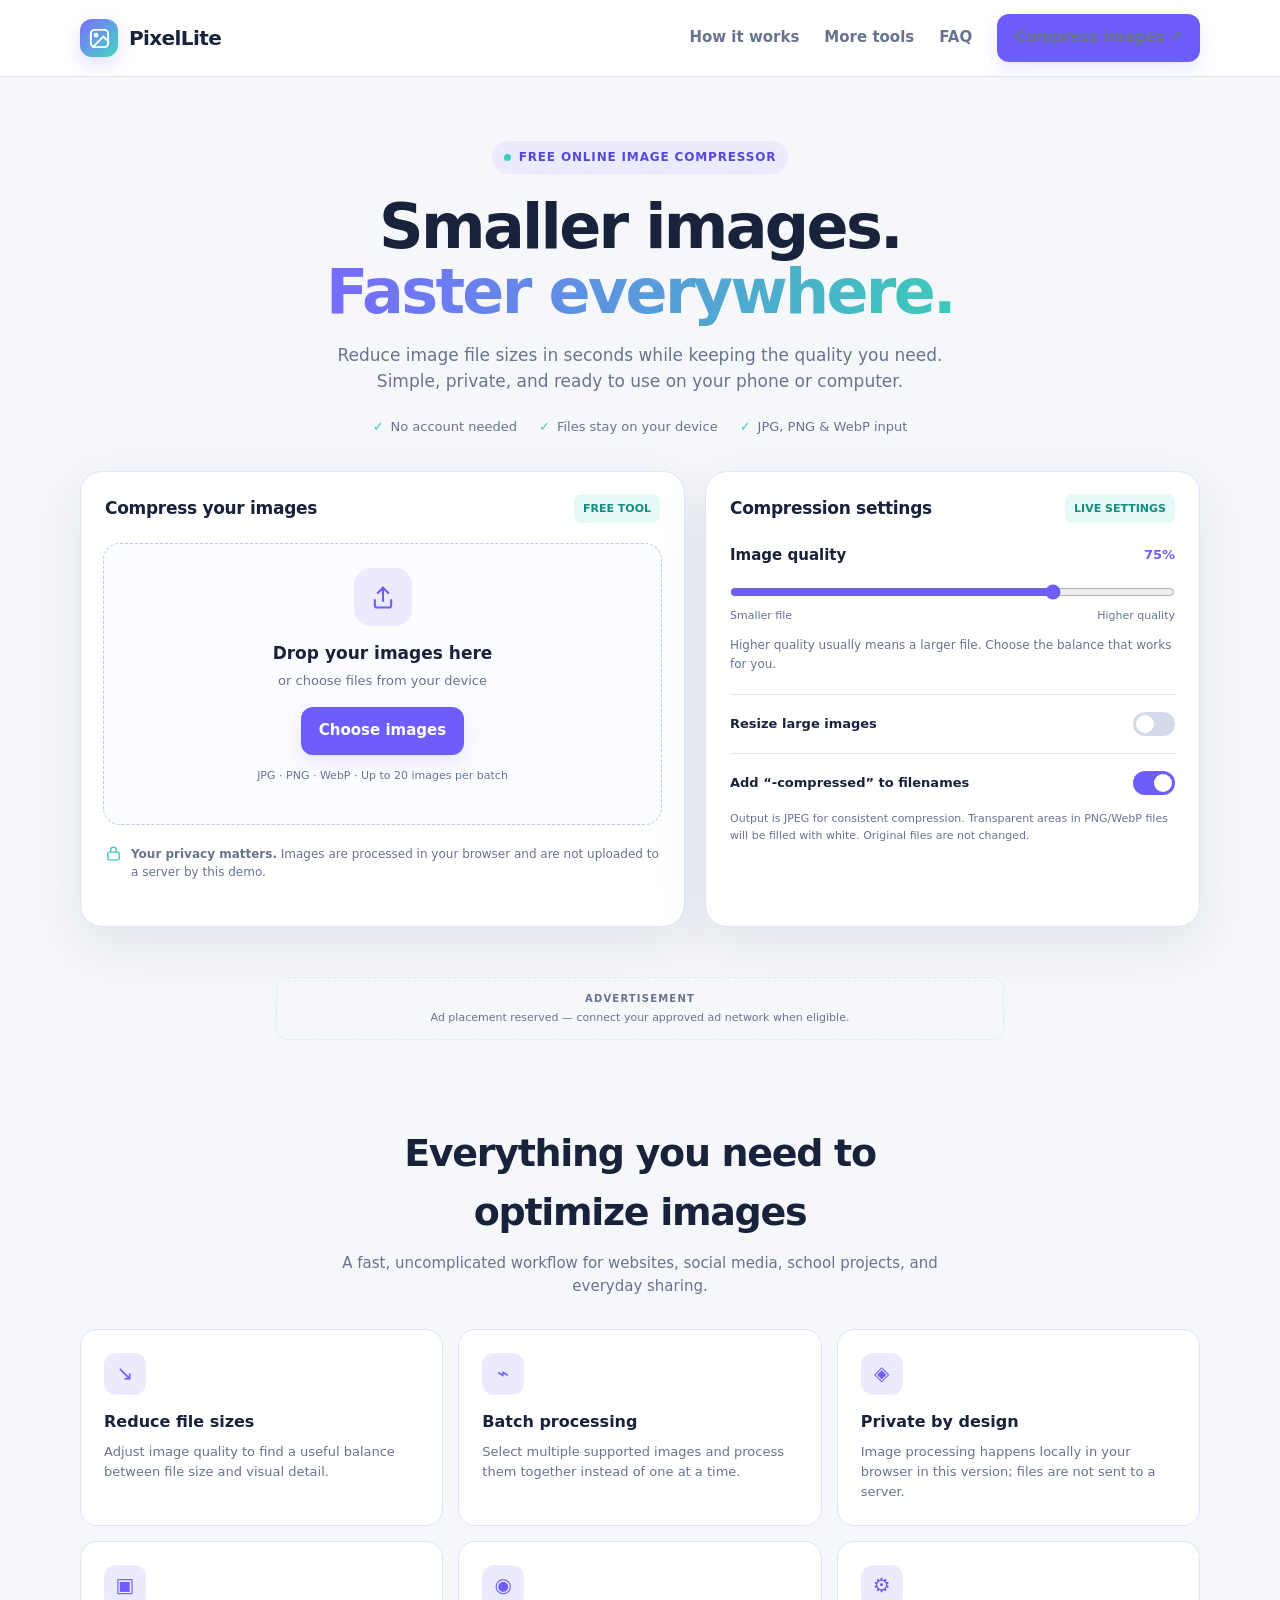
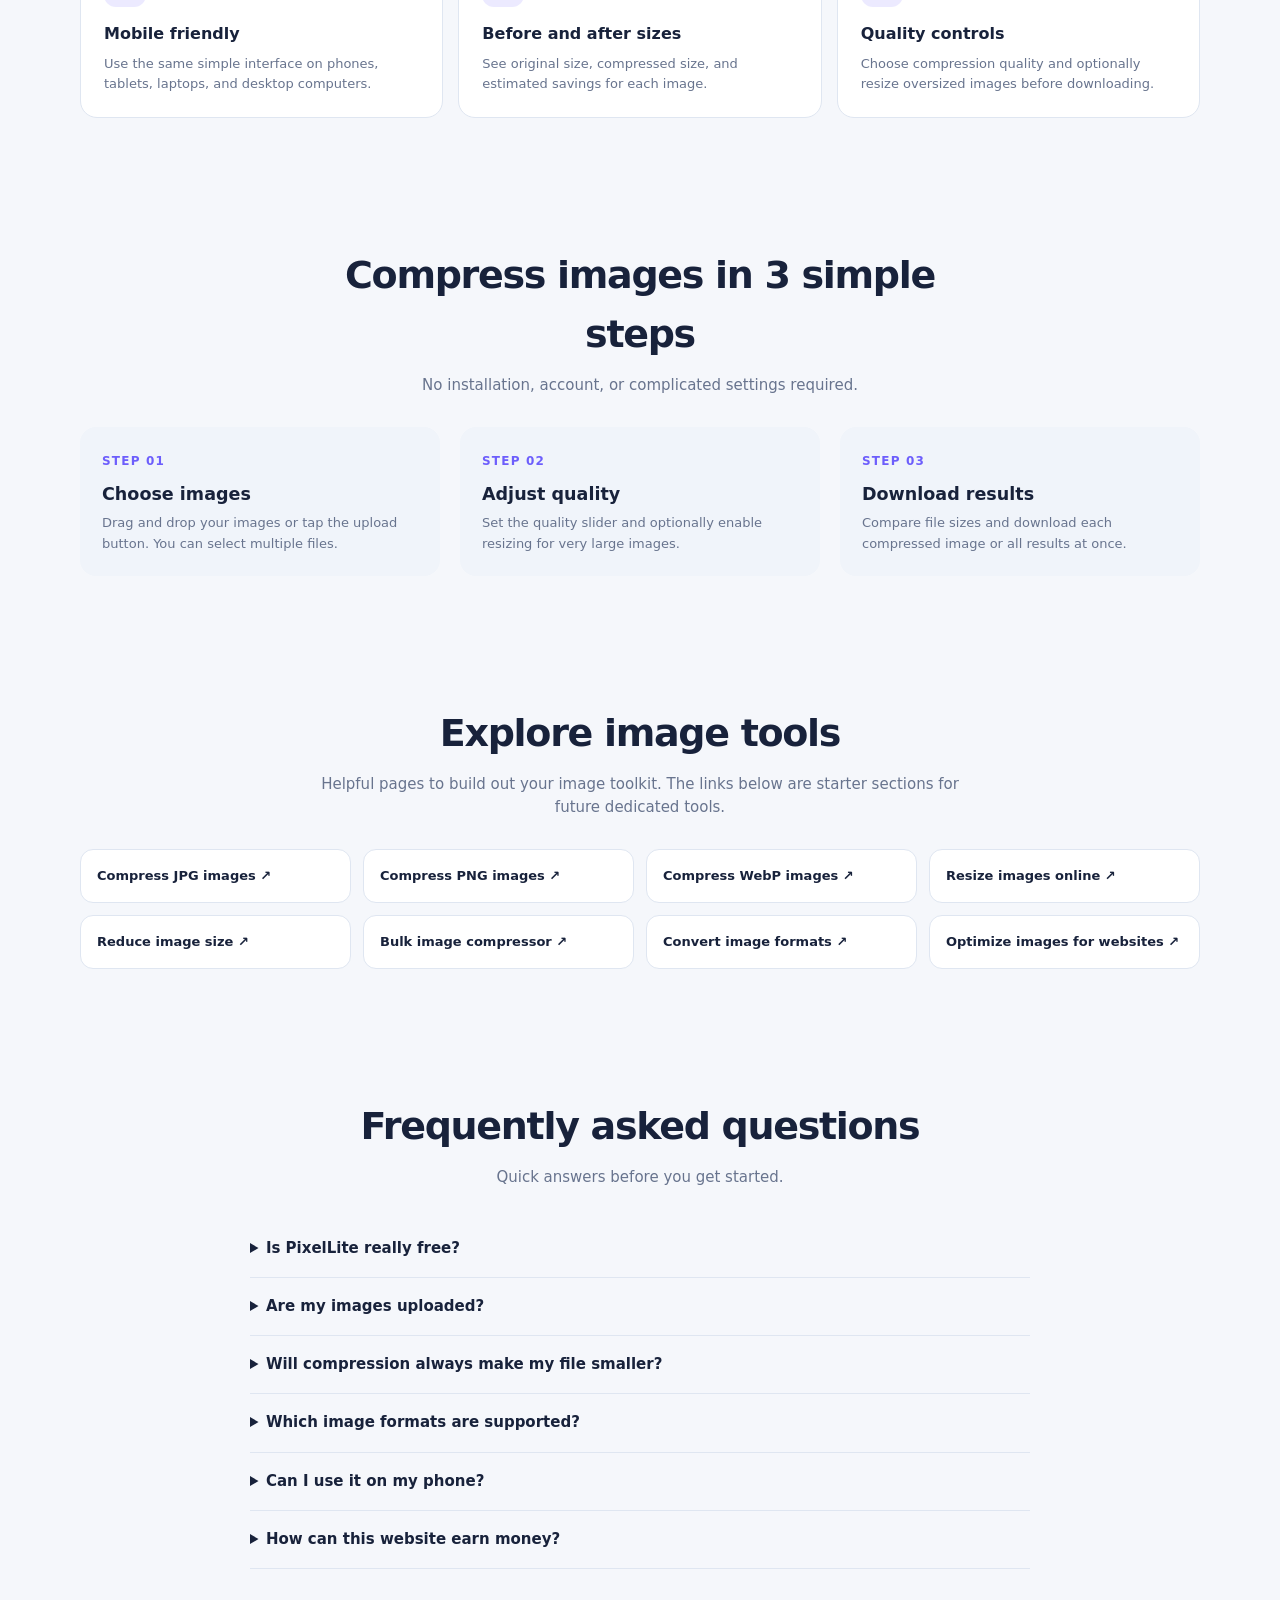
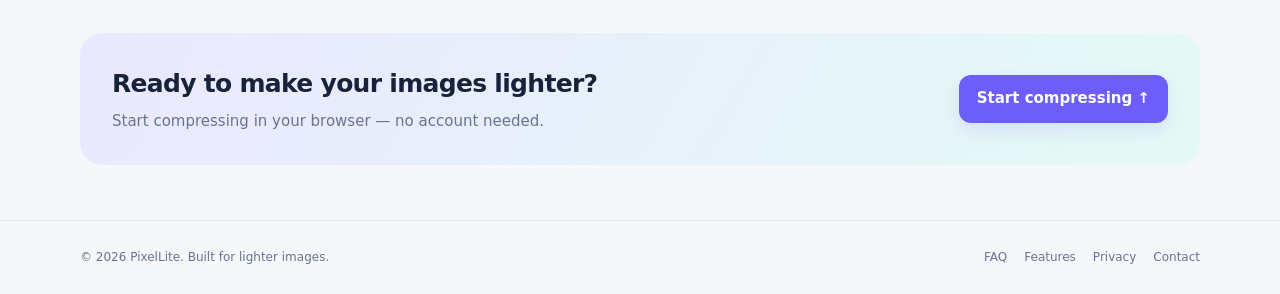
<file: index.html>
<!DOCTYPE html>
<html lang="en">
<head>
<meta charset="UTF-8">
<meta name="viewport" content="width=device-width, initial-scale=1">
<title>DPixelLite — Free Online Image Compressor</title>
<meta name="description" content="Compress JPG, PNG and WebP images online. Compare file sizes, adjust quality, and download optimized images directly in your browser.">
<meta name="keywords" content="compress image online, image compressor, compress JPG, compress PNG, reduce image size, WebP">
<meta name="theme-color" content="#10172b">
<link rel="canonical" href="https://vision-images.pages.dev/">
<meta property="og:title" content="PixelLite — Free Online Image Compressor">
<meta property="og:description" content="Make images smaller in seconds. Private, simple, and free.">
<meta property="og:type" content="website">
<meta name="google-site-verification" content="4DunMNN8rF1Uop3_MNg_2apHZBsNWumNCkHKtJ4XsEQ" />
<style>
:root{color-scheme:light dark;--bg:light-dark(#f5f7fb,#0b1020);--surface:light-dark(#fff,#121a2e);--surface2:light-dark(#f0f4fa,#19233a);--text:light-dark(#18223b,#f1f5ff);--muted:light-dark(#68748e,#a3afc9);--border:light-dark(#dfe6f1,#293650);--accent:#6d5efc;--accent2:#3dcbba;--danger:#d64b63;--shadow:0 18px 55px rgba(22,35,68,.09)}
*{box-sizing:border-box}html{scroll-behavior:smooth}body{margin:0;background:var(--bg);color:var(--text);font:15px/1.55 Inter,ui-sans-serif,system-ui,-apple-system,BlinkMacSystemFont,"Segoe UI",sans-serif}button,input{font:inherit}button{cursor:pointer}.root{min-height:100vh;background:var(--bg)}.wrap{width:min(1120px,calc(100% - 36px));margin:auto}.topbar{border-bottom:1px solid var(--border);background:var(--surface)}.nav{height:76px;display:flex;align-items:center;justify-content:space-between;gap:20px}.brand{display:flex;align-items:center;gap:11px;text-decoration:none;color:var(--text);font-size:20px;font-weight:850;letter-spacing:-.6px}.logo{width:38px;height:38px;border-radius:12px;background:linear-gradient(135deg,#7c6dff,#42d7c1);display:grid;place-items:center;color:white;box-shadow:0 7px 18px #6d5efc35}.logo svg{width:23px}.navlinks{display:flex;align-items:center;gap:25px}.navlinks a{color:var(--muted);text-decoration:none;font-weight:650}.navlinks a:hover{color:var(--accent)}.nav-cta,.primary{border:0;background:var(--accent);color:white;padding:12px 18px;border-radius:12px;font-weight:800;box-shadow:0 7px 18px #6d5efc25}.hero{text-align:center;padding:64px 0 34px}.eyebrow{display:inline-flex;align-items:center;gap:8px;padding:7px 12px;border-radius:999px;background:light-dark(#eceaff,#242044);color:light-dark(#5749d8,#bdb5ff);font-size:12px;font-weight:850;letter-spacing:.07em;text-transform:uppercase}.eyedot{width:7px;height:7px;background:var(--accent2);border-radius:50%}h1{font-size:clamp(36px,6vw,62px);line-height:1.06;letter-spacing:-2.7px;margin:20px auto 17px;max-width:820px}h1 span{background:linear-gradient(100deg,#7869ff,#3acbb8);background-clip:text;-webkit-background-clip:text;color:transparent}.hero p{color:var(--muted);font-size:17px;max-width:640px;margin:0 auto}.trustrow{display:flex;justify-content:center;gap:22px;flex-wrap:wrap;margin-top:22px;color:var(--muted);font-size:13px}.trustrow span{display:flex;align-items:center;gap:7px}.check{color:var(--accent2);font-weight:900}.workspace{display:grid;grid-template-columns:1.1fr .9fr;gap:20px;align-items:stretch;padding-bottom:30px}.panel{background:var(--surface);border:1px solid var(--border);border-radius:22px;box-shadow:var(--shadow);overflow:hidden}.panelhead{padding:22px 24px 0;display:flex;align-items:center;justify-content:space-between;gap:12px}.panelhead h2{font-size:17px;margin:0;letter-spacing:-.3px}.pill{font-size:11px;font-weight:800;color:light-dark(#178b7f,#72e2d2);background:light-dark(#e5faf6,#123a3a);padding:6px 9px;border-radius:8px}.dropzone{margin:20px 22px;border:1.5px dashed light-dark(#bfc8dd,#455271);border-radius:17px;min-height:250px;display:flex;flex-direction:column;align-items:center;justify-content:center;text-align:center;padding:24px;transition:.2s;background:light-dark(#fbfcff,#151e34)}.dropzone.dragover{border-color:var(--accent);background:light-dark(#f0eeff,#242044)}.uploadicon{width:58px;height:58px;border-radius:17px;display:grid;place-items:center;background:light-dark(#eceaff,#29254b);color:var(--accent);margin-bottom:14px}.uploadicon svg{width:28px;height:28px}.dropzone h3{margin:0 0 5px;font-size:17px}.dropzone p{color:var(--muted);margin:0 0 16px;font-size:13px}.filetypes{font-size:11px!important;margin-top:12px!important}.secondary{border:1px solid var(--border);background:var(--surface);color:var(--text);padding:11px 16px;border-radius:11px;font-weight:750}.secondary:hover{border-color:var(--accent)}#fileInput{display:none}.privacy{display:flex;gap:9px;align-items:flex-start;margin:0 24px 22px;color:var(--muted);font-size:12px}.privacy svg{width:17px;min-width:17px;color:var(--accent2)}.settings{padding:21px 24px 24px}.settingline{display:flex;align-items:center;justify-content:space-between;gap:14px;margin-bottom:10px}.settingline label{font-weight:750}.qualityvalue{font-size:13px;color:var(--accent);font-weight:900}.range{width:100%;accent-color:var(--accent);margin:7px 0 5px}.rangeends{display:flex;justify-content:space-between;color:var(--muted);font-size:11px}.settingnote{font-size:12px;color:var(--muted);margin:12px 0 20px}.toggleline{display:flex;justify-content:space-between;gap:12px;align-items:center;border-top:1px solid var(--border);padding-top:17px;margin-top:17px}.toggleline label{font-size:13px;font-weight:700}.switch{position:relative;width:42px;height:24px;flex-shrink:0}.switch input{opacity:0;width:0;height:0}.slider{position:absolute;inset:0;background:light-dark(#d3dbea,#3a4762);border-radius:99px;transition:.2s}.slider:before{content:"";position:absolute;width:18px;height:18px;left:3px;top:3px;background:white;border-radius:50%;transition:.2s}.switch input:checked+.slider{background:var(--accent)}.switch input:checked+.slider:before{transform:translateX(18px)}.formatnote{color:var(--muted);font-size:11px;margin:15px 0 0}.filelist{padding:0 22px 22px;display:grid;gap:10px}.fileitem{border:1px solid var(--border);border-radius:14px;padding:12px;display:grid;grid-template-columns:48px minmax(0,1fr) auto;gap:12px;align-items:center}.thumb{width:48px;height:48px;border-radius:10px;object-fit:cover;background:var(--surface2)}.filename{font-weight:750;font-size:13px;white-space:nowrap;overflow:hidden;text-overflow:ellipsis}.filesub{color:var(--muted);font-size:11px;margin-top:3px}.fileactions{display:flex;align-items:center;gap:7px}.downloadone{border:0;border-radius:9px;background:light-dark(#eceaff,#29254b);color:light-dark(#5749d8,#c3bcff);padding:8px 10px;font-size:11px;font-weight:850}.removeone{border:0;background:transparent;color:var(--muted);font-size:18px;padding:5px}.results{margin:0 22px 22px;padding:18px;border-radius:15px;background:var(--surface2);display:none}.resulttop{display:flex;justify-content:space-between;gap:10px;align-items:center}.resulttop strong{font-size:14px}.saved{font-size:12px;font-weight:900;color:light-dark(#128c7e,#62e0cf)}.stats{display:grid;grid-template-columns:repeat(3,1fr);gap:8px;margin-top:14px}.stat{background:var(--surface);border:1px solid var(--border);padding:12px;border-radius:11px;min-width:0}.stat span{display:block;color:var(--muted);font-size:10px;margin-bottom:5px}.stat strong{font-size:15px;letter-spacing:-.4px;overflow-wrap:anywhere}.actions{display:flex;gap:9px;margin-top:15px}.actions button{flex:1}.primary:disabled{opacity:.5;cursor:not-allowed}.status{font-size:12px;color:var(--muted);min-height:18px;margin-top:12px}.section{padding:64px 0}.sectionhead{text-align:center;max-width:650px;margin:0 auto 30px}.sectionhead h2{font-size:clamp(26px,4vw,38px);letter-spacing:-1.3px;margin:0 0 10px}.sectionhead p{color:var(--muted);margin:0}.featuregrid{display:grid;grid-template-columns:repeat(3,1fr);gap:15px}.feature{padding:23px;background:var(--surface);border:1px solid var(--border);border-radius:17px}.featureicon{width:42px;height:42px;border-radius:12px;background:light-dark(#eceaff,#29254b);display:grid;place-items:center;color:var(--accent);font-size:20px}.feature h3{margin:15px 0 7px;font-size:16px}.feature p{color:var(--muted);font-size:13px;margin:0}.howgrid{display:grid;grid-template-columns:repeat(3,1fr);gap:20px}.step{padding:22px;border-radius:16px;background:var(--surface2)}.stepnum{color:var(--accent);font-size:12px;font-weight:900;letter-spacing:.1em}.step h3{margin:9px 0 5px}.step p{color:var(--muted);font-size:13px;margin:0}.seo-tools{display:grid;grid-template-columns:repeat(4,1fr);gap:12px}.tool-link{padding:16px;border:1px solid var(--border);border-radius:13px;text-decoration:none;color:var(--text);background:var(--surface);font-weight:750;font-size:13px}.tool-link:hover{border-color:var(--accent);color:var(--accent)}.faq{max-width:780px;margin:auto}.faq details{padding:17px 0;border-bottom:1px solid var(--border)}.faq summary{font-weight:800;cursor:pointer}.faq details p{color:var(--muted);font-size:14px;margin-bottom:0}.cta{padding:32px;border-radius:22px;background:linear-gradient(120deg,light-dark(#eae8ff,#211e47),light-dark(#e4faf5,#123b3a));display:flex;justify-content:space-between;align-items:center;gap:20px}.cta h2{margin:0 0 6px;font-size:25px;letter-spacing:-.7px}.cta p{margin:0;color:var(--muted)}footer{border-top:1px solid var(--border);padding:27px 0;color:var(--muted);font-size:12px}.footrow{display:flex;justify-content:space-between;gap:18px;flex-wrap:wrap}.footlinks{display:flex;gap:17px;flex-wrap:wrap}.footlinks a{color:var(--muted);text-decoration:none}.toast{position:fixed;bottom:20px;left:50%;transform:translateX(-50%);background:var(--text);color:var(--bg);padding:12px 18px;border-radius:12px;box-shadow:var(--shadow);display:none;z-index:10;font-size:13px;font-weight:750}.adslot{border:1px dashed var(--border);border-radius:12px;padding:13px;text-align:center;color:var(--muted);font-size:11px;margin:20px auto;max-width:728px}.adslot strong{display:block;color:var(--muted);font-size:10px;letter-spacing:.12em;margin-bottom:3px}.hidden{display:none!important}
@media(max-width:800px){.workspace{grid-template-columns:1fr}.hero{padding-top:48px}.featuregrid{grid-template-columns:repeat(2,1fr)}.seo-tools{grid-template-columns:repeat(2,1fr)}.navlinks{gap:12px}.navlinks a:not(.nav-cta){display:none}.howgrid{gap:10px}.step{padding:16px}}
@media(max-width:520px){.wrap{width:calc(100% - 24px)}.nav{height:65px}.brand{font-size:18px}.nav-cta{padding:10px 12px;font-size:12px}.hero{padding:39px 0 25px}h1{letter-spacing:-1.7px}.hero p{font-size:15px}.trustrow{gap:10px;font-size:11px}.panelhead{padding:18px 17px 0}.dropzone{margin:16px;min-height:225px;padding:18px}.privacy{margin:0 18px 18px}.settings{padding:18px}.filelist{padding:0 14px 15px}.fileitem{grid-template-columns:40px minmax(0,1fr) auto;gap:8px;padding:9px}.thumb{width:40px;height:40px}.downloadone{padding:7px;font-size:10px}.removeone{display:none}.results{margin:0 14px 15px;padding:13px}.stats{gap:5px}.stat{padding:9px}.stat strong{font-size:13px}.actions{flex-direction:column}.section{padding:45px 0}.featuregrid{grid-template-columns:1fr}.howgrid{grid-template-columns:1fr}.seo-tools{grid-template-columns:1fr 1fr}.cta{align-items:flex-start;flex-direction:column;padding:23px}.cta h2{font-size:22px}}
</style>
</head>
<body>
<div class="root">
<header class="topbar"><div class="wrap nav">
<a class="brand" href="#" aria-label="PixelLite home"><span class="logo"><svg viewBox="0 0 24 24" fill="none" stroke="currentColor" stroke-width="2"><rect x="3" y="3" width="18" height="18" rx="4"/><circle cx="8.5" cy="8.5" r="1.5"/><path d="m21 15-5-5L5 21"/></svg></span>PixelLite</a>
<nav class="navlinks"><a href="#how">How it works</a><a href="#tools">More tools</a><a href="#faq">FAQ</a><a class="nav-cta" href="#compressor">Compress images ↗</a></nav>
</div></header>
<main>
<section class="hero wrap">
<div class="eyebrow"><span class="eyedot"></span> Free online image compressor</div>
<h1>Smaller images.<br><span>Faster everywhere.</span></h1>
<p>Reduce image file sizes in seconds while keeping the quality you need. Simple, private, and ready to use on your phone or computer.</p>
<div class="trustrow"><span><b class="check">✓</b> No account needed</span><span><b class="check">✓</b> Files stay on your device</span><span><b class="check">✓</b> JPG, PNG & WebP input</span></div>
</section>
<div class="wrap workspace" id="compressor">
<section class="panel">
<div class="panelhead"><h2>Compress your images</h2><span class="pill">FREE TOOL</span></div>
<div class="dropzone" id="dropzone" role="button" tabindex="0" aria-label="Choose or drop images">
<div class="uploadicon"><svg viewBox="0 0 24 24" fill="none" stroke="currentColor" stroke-width="1.8"><path d="M12 16V4m-5 5 5-5 5 5"/><path d="M5 14v5a2 2 0 0 0 2 2h10a2 2 0 0 0 2-2v-5"/></svg></div>
<h3>Drop your images here</h3><p>or choose files from your device</p>
<button class="primary" id="chooseBtn" type="button">Choose images</button>
<p class="filetypes">JPG · PNG · WebP · Up to 20 images per batch</p>
</div>
<input id="fileInput" type="file" accept="image/jpeg,image/png,image/webp" multiple>
<div class="privacy"><svg viewBox="0 0 24 24" fill="none" stroke="currentColor" stroke-width="2"><rect x="4" y="10" width="16" height="11" rx="2"/><path d="M8 10V7a4 4 0 0 1 8 0v3"/></svg><span><strong>Your privacy matters.</strong> Images are processed in your browser and are not uploaded to a server by this demo.</span></div>
<div id="fileList" class="filelist"></div>
<div class="results" id="results">
<div class="resulttop"><strong>Compression summary</strong><span class="saved" id="savedBadge">Ready</span></div>
<div class="stats"><div class="stat"><span>Original total</span><strong id="originalTotal">—</strong></div><div class="stat"><span>Compressed total</span><strong id="compressedTotal">—</strong></div><div class="stat"><span>Space saved</span><strong id="savedTotal">—</strong></div></div>
<div class="actions"><button class="primary" id="downloadAll" disabled>Download all images</button><button class="secondary" id="clearAll">Clear all</button></div>
<div class="status" id="status" role="status" aria-live="polite"></div>
</div>
</section>
<aside class="panel">
<div class="panelhead"><h2>Compression settings</h2><span class="pill">LIVE SETTINGS</span></div>
<div class="settings">
<div class="settingline"><label for="quality">Image quality</label><span class="qualityvalue" id="qualityValue">75%</span></div>
<input class="range" id="quality" type="range" min="20" max="95" value="75" step="5">
<div class="rangeends"><span>Smaller file</span><span>Higher quality</span></div>
<p class="settingnote">Higher quality usually means a larger file. Choose the balance that works for you.</p>
<div class="toggleline"><label for="resizeToggle">Resize large images</label><label class="switch"><input id="resizeToggle" type="checkbox"><span class="slider"></span></label></div>
<div id="resizeOptions" class="hidden">
<div class="settingline" style="margin-top:15px"><label for="maxWidth">Maximum width</label><span class="qualityvalue" id="widthValue">1920 px</span></div>
<input class="range" id="maxWidth" type="range" min="640" max="2560" value="1920" step="160">
<p class="settingnote">Images wider than this will be scaled down proportionally.</p>
</div>
<div class="toggleline"><label for="keepNames">Add “-compressed” to filenames</label><label class="switch"><input id="keepNames" type="checkbox" checked><span class="slider"></span></label></div>
<p class="formatnote">Output is JPEG for consistent compression. Transparent areas in PNG/WebP files will be filled with white. Original files are not changed.</p>
</div>
</aside>
</div>
<div class="wrap"><div class="adslot"><strong>ADVERTISEMENT</strong>Ad placement reserved — connect your approved ad network when eligible.</div></div>
<section class="section wrap" id="features">
<div class="sectionhead"><h2>Everything you need to optimize images</h2><p>A fast, uncomplicated workflow for websites, social media, school projects, and everyday sharing.</p></div>
<div class="featuregrid">
<article class="feature"><div class="featureicon">↘</div><h3>Reduce file sizes</h3><p>Adjust image quality to find a useful balance between file size and visual detail.</p></article>
<article class="feature"><div class="featureicon">⌁</div><h3>Batch processing</h3><p>Select multiple supported images and process them together instead of one at a time.</p></article>
<article class="feature"><div class="featureicon">◈</div><h3>Private by design</h3><p>Image processing happens locally in your browser in this version; files are not sent to a server.</p></article>
<article class="feature"><div class="featureicon">▣</div><h3>Mobile friendly</h3><p>Use the same simple interface on phones, tablets, laptops, and desktop computers.</p></article>
<article class="feature"><div class="featureicon">◉</div><h3>Before and after sizes</h3><p>See original size, compressed size, and estimated savings for each image.</p></article>
<article class="feature"><div class="featureicon">⚙</div><h3>Quality controls</h3><p>Choose compression quality and optionally resize oversized images before downloading.</p></article>
</div>
</section>
<section class="section wrap" id="how">
<div class="sectionhead"><h2>Compress images in 3 simple steps</h2><p>No installation, account, or complicated settings required.</p></div>
<div class="howgrid">
<div class="step"><span class="stepnum">STEP 01</span><h3>Choose images</h3><p>Drag and drop your images or tap the upload button. You can select multiple files.</p></div>
<div class="step"><span class="stepnum">STEP 02</span><h3>Adjust quality</h3><p>Set the quality slider and optionally enable resizing for very large images.</p></div>
<div class="step"><span class="stepnum">STEP 03</span><h3>Download results</h3><p>Compare file sizes and download each compressed image or all results at once.</p></div>
</div>
</section>
<section class="section wrap" id="tools">
<div class="sectionhead"><h2>Explore image tools</h2><p>Helpful pages to build out your image toolkit. The links below are starter sections for future dedicated tools.</p></div>
<div class="seo-tools">
<a class="tool-link" href="#compressor" data-tool="jpg">Compress JPG images ↗</a><a class="tool-link" href="#compressor" data-tool="png">Compress PNG images ↗</a><a class="tool-link" href="#compressor" data-tool="webp">Compress WebP images ↗</a><a class="tool-link" href="#compressor" data-tool="resize">Resize images online ↗</a><a class="tool-link" href="#compressor" data-tool="reduce">Reduce image size ↗</a><a class="tool-link" href="#compressor" data-tool="batch">Bulk image compressor ↗</a><a class="tool-link" href="#compressor" data-tool="convert">Convert image formats ↗</a><a class="tool-link" href="#compressor" data-tool="website">Optimize images for websites ↗</a>
</div>
</section>
<section class="section wrap" id="faq">
<div class="sectionhead"><h2>Frequently asked questions</h2><p>Quick answers before you get started.</p></div>
<div class="faq">
<details><summary>Is PixelLite really free?</summary><p>This demo has no payment step or account requirement. Hosting, traffic, and advanced features may have costs later when we expand our services.</p></details>
<details><summary>Are my images uploaded?</summary><p>No. The image processing in this version runs locally in your browser using the Canvas API. Avoid closing the page before downloads finish.</p></details>
<details><summary>Will compression always make my file smaller?</summary><p>No. Results depend on the source image and its format. Some images may not shrink much, and converting a transparent PNG to JPEG fills transparency with white.</p></details>
<details><summary>Which image formats are supported?</summary><p>JPG, PNG, and WebP files can be selected. The current version exports JPEG files to keep the compression process consistent.</p></details>
<details><summary>Can I use it on my phone?</summary><p>Yes. The layout adapts to mobile screens. Very large images or many files at once can use significant memory on older phones.</p></details>
<details><summary>How can this website earn money?</summary><p>You can later test contextual ads, offer a paid bulk-processing workflow, or add premium tools. Publish a privacy policy and follow the ad provider's eligibility and consent rules before enabling advertising.</p></details>
</div>
</section>
<section class="wrap" style="padding-bottom:55px"><div class="cta"><div><h2>Ready to make your images lighter?</h2><p>Start compressing in your browser — no account needed.</p></div><a href="#compressor" class="primary" style="text-decoration:none;white-space:nowrap">Start compressing ↑</a></div></section>
</main>
<footer><div class="wrap footrow"><span>© <span id="year"></span> PixelLite. Built for lighter images.</span><div class="footlinks"><a href="#faq">FAQ</a><a href="#features">Features</a><a href="#privacy-note" id="privacyLink">Privacy</a><a href="#contact" id="contactLink">Contact</a></div></div><div class="wrap hidden" id="footerNotice" style="margin-top:12px">Privacy note: files are processed locally in your browser in this demo. Add your own contact details and a complete privacy policy before publishing a monetized site.</div></footer>
<div class="toast" id="toast" role="status"></div>
</div>
<script>
(() => {
const input = document.getElementById('fileInput');
const dropzone = document.getElementById('dropzone');
const chooseBtn = document.getElementById('chooseBtn');
const fileList = document.getElementById('fileList');
const quality = document.getElementById('quality');
const qualityValue = document.getElementById('qualityValue');
const resizeToggle = document.getElementById('resizeToggle');
const resizeOptions = document.getElementById('resizeOptions');
const maxWidth = document.getElementById('maxWidth');
const widthValue = document.getElementById('widthValue');
const keepNames = document.getElementById('keepNames');
const results = document.getElementById('results');
const status = document.getElementById('status');
const downloadAll = document.getElementById('downloadAll');
const clearAll = document.getElementById('clearAll');
const toast = document.getElementById('toast');
let items = [];
let toastTimer;

document.getElementById('year').textContent = new Date().getFullYear();
chooseBtn.addEventListener('click', e => { e.stopPropagation(); input.click(); });
dropzone.addEventListener('click', e => { if(e.target !== chooseBtn) input.click(); });
dropzone.addEventListener('keydown', e => { if(e.key === 'Enter' || e.key === ' '){ e.preventDefault(); input.click(); } });
input.addEventListener('change', e => addFiles([...e.target.files]));
['dragenter','dragover'].forEach(name => dropzone.addEventListener(name, e => {e.preventDefault();dropzone.classList.add('dragover');}));
['dragleave','drop'].forEach(name => dropzone.addEventListener(name, e => {e.preventDefault();dropzone.classList.remove('dragover');}));
dropzone.addEventListener('drop', e => addFiles([...e.dataTransfer.files]));
quality.addEventListener('input', () => { qualityValue.textContent = quality.value + '%'; });
resizeToggle.addEventListener('change', () => resizeOptions.classList.toggle('hidden', !resizeToggle.checked));
maxWidth.addEventListener('input', () => { widthValue.textContent = maxWidth.value + ' px'; });
clearAll.addEventListener('click', clearFiles);
downloadAll.addEventListener('click', downloadResults);
document.getElementById('privacyLink').addEventListener('click', e => {e.preventDefault();document.getElementById('footerNotice').classList.toggle('hidden');});
document.getElementById('contactLink').addEventListener('click', e => {e.preventDefault();showToast('Add your real support email before publishing.');});
document.querySelectorAll('[data-tool]').forEach(a => a.addEventListener('click', () => showToast('This is a starter link. The main compressor is ready to use.')));

function formatBytes(bytes) {
 if (!Number.isFinite(bytes)) return '—';
 if (bytes < 1024) return bytes + ' B';
 const units = ['KB','MB','GB']; let n = bytes / 1024, i = 0;
 while(n >= 1024 && i < units.length - 1){n /= 1024;i++;}
 return n.toFixed(n >= 100 ? 0 : n >= 10 ? 1 : 2) + ' ' + units[i];
}
function addFiles(files) {
 const allowed = ['image/jpeg','image/png','image/webp'];
 const candidates = files.filter(f => allowed.includes(f.type));
 if(!candidates.length && files.length) { showToast('Choose JPG, PNG, or WebP images.'); return; }
 let room = Math.max(0,20-items.length);
 const accepted = candidates.slice(0,room);
 if(candidates.length > room) showToast('Maximum 20 images per batch.');
 accepted.forEach(file => {
   const id = (crypto.randomUUID ? crypto.randomUUID() : String(Date.now()+Math.random()));
   const item = {id,file,blob:null,url:null,thumb:null,state:'queued',error:''};
   items.push(item);
   renderItem(item);
 });
 if(accepted.length) {
   results.style.display = 'block';
   status.textContent = accepted.length + ' image(s) added. Compressing…';
   processQueued();
 }
 input.value = '';
}
function renderItem(item) {
 const row = document.createElement('div'); row.className = 'fileitem'; row.dataset.id = item.id;
 const thumb = document.createElement('img'); thumb.className = 'thumb'; thumb.alt = ''; thumb.src = URL.createObjectURL(item.file); item.thumb = thumb.src;
 const details = document.createElement('div');
 const name = document.createElement('div'); name.className = 'filename'; name.textContent = item.file.name; name.title = item.file.name;
 const sub = document.createElement('div'); sub.className = 'filesub'; sub.textContent = formatBytes(item.file.size) + ' · Waiting…'; sub.dataset.sub = '1';
 details.append(name,sub);
 const actions = document.createElement('div'); actions.className = 'fileactions';
 const dl = document.createElement('button'); dl.className = 'downloadone'; dl.textContent = 'Wait'; dl.disabled = true; dl.dataset.download = '1';
 const remove = document.createElement('button'); remove.className = 'removeone'; remove.textContent = '×'; remove.setAttribute('aria-label','Remove '+item.file.name); remove.addEventListener('click',()=>removeItem(item.id));
 actions.append(dl,remove); row.append(thumb,details,actions); fileList.append(row);
}
async function processQueued() {
 const queue = items.filter(x => x.state === 'queued');
 for(const item of queue) {
   item.state = 'processing'; updateItem(item);
   try { await compress(item); item.state = 'done'; }
   catch(err) { item.state = 'error'; item.error = err && err.message ? err.message : 'Could not process image'; }
   updateItem(item);
 }
 updateSummary();
 const errors = items.filter(x=>x.state==='error').length;
 status.textContent = errors ? 'Finished with '+errors+' file(s) that could not be processed.' : 'All available images are ready.';
}
function compress(item) {
 return new Promise((resolve,reject) => {
   const reader = new FileReader();
   reader.onerror = () => reject(new Error('Could not read file'));
   reader.onload = () => {
     const img = new Image();
     img.onerror = () => reject(new Error('Unsupported or damaged image'));
     img.onload = () => {
       let w = img.naturalWidth, h = img.naturalHeight;
       if(resizeToggle.checked && w > Number(maxWidth.value)) { const ratio = Number(maxWidth.value)/w; w = Number(maxWidth.value); h = Math.max(1,Math.round(h*ratio)); }
       const canvas = document.createElement('canvas'); canvas.width=w; canvas.height=h;
       const ctx = canvas.getContext('2d');
       ctx.fillStyle = '#ffffff'; ctx.fillRect(0,0,w,h); ctx.drawImage(img,0,0,w,h);
       canvas.toBlob(blob => {
         if(!blob) {reject(new Error('Compression failed'));return;}
         item.blob = blob; item.url = URL.createObjectURL(blob);
         item.outputName = (keepNames.checked ? item.file.name.replace(/\.[^.]+$/,'')+'-compressed' : item.file.name.replace(/\.[^.]+$/,''))+'.jpg';
         resolve();
       },'image/jpeg',Number(quality.value)/100);
     };
     img.src = reader.result;
   };
   reader.readAsDataURL(item.file);
 });
}
function updateItem(item) {
 const row = [...fileList.children].find(el=>el.dataset.id===item.id); if(!row) return;
 const sub = row.querySelector('[data-sub]'), dl = row.querySelector('[data-download]');
 if(item.state==='processing'){sub.textContent=formatBytes(item.file.size)+' · Compressing…';dl.textContent='…';dl.disabled=true;}
 else if(item.state==='done'){
   const delta = item.file.size ? Math.round((1-item.blob.size/item.file.size)*100) : 0;
   sub.textContent=formatBytes(item.file.size)+' → '+formatBytes(item.blob.size)+' · '+(delta>0?delta+'% smaller':delta<0?Math.abs(delta)+'% larger':'same size');
   dl.textContent='Download';dl.disabled=false;dl.onclick=()=>downloadItem(item);
 } else if(item.state==='error'){sub.textContent=item.error;dl.textContent='Failed';dl.disabled=true;}
}
function updateSummary() {
 const ready = items.filter(x=>x.state==='done');
 const original = items.reduce((sum,x)=>sum+x.file.size,0);
 const compressed = ready.reduce((sum,x)=>sum+x.blob.size,0);
 document.getElementById('originalTotal').textContent=formatBytes(original);
 document.getElementById('compressedTotal').textContent=ready.length?formatBytes(compressed):'—';
 const diff = original-compressed;
 document.getElementById('savedTotal').textContent=ready.length?formatBytes(Math.abs(diff))+(diff>=0?' saved':' added'):'—';
 const percent = original ? Math.round((original-compressed)/original*100) : 0;
 document.getElementById('savedBadge').textContent=ready.length ? (percent>=0?percent+'% saved':Math.abs(percent)+'% larger') : 'Processing';
 downloadAll.disabled = ready.length===0;
}
function downloadItem(item) {
 if(!item.blob) return;
 const a=document.createElement('a');a.href=item.url;a.download=item.outputName;document.body.appendChild(a);a.click();a.remove();
}
async function downloadResults() {
 const ready=items.filter(x=>x.state==='done');
 if(!ready.length)return;
 if(ready.length===1){downloadItem(ready[0]);return;}
 // Download each file separately; browser may ask permission for multiple downloads.
 for(let i=0;i<ready.length;i++){downloadItem(ready[i]);await new Promise(r=>setTimeout(r,180));}
 status.textContent='Download started for '+ready.length+' images. Your browser may ask permission for multiple downloads.';
}
function removeItem(id) {
 const item=items.find(x=>x.id===id); if(!item)return;
 if(item.url)URL.revokeObjectURL(item.url);if(item.thumb)URL.revokeObjectURL(item.thumb);
 items=items.filter(x=>x.id!==id);
 const row=[...fileList.children].find(el=>el.dataset.id===id);if(row)row.remove();
 if(!items.length){results.style.display='none';status.textContent='';}else updateSummary();
}
function clearFiles() {
 items.forEach(x=>{if(x.url)URL.revokeObjectURL(x.url);if(x.thumb)URL.revokeObjectURL(x.thumb);});
 items=[];fileList.replaceChildren();results.style.display='none';status.textContent='';input.value='';
}
function showToast(message) {
 toast.textContent=message;toast.style.display='block';clearTimeout(toastTimer);toastTimer=setTimeout(()=>toast.style.display='none',2600);
}
})();
</script>
</body>
</html>
</file>
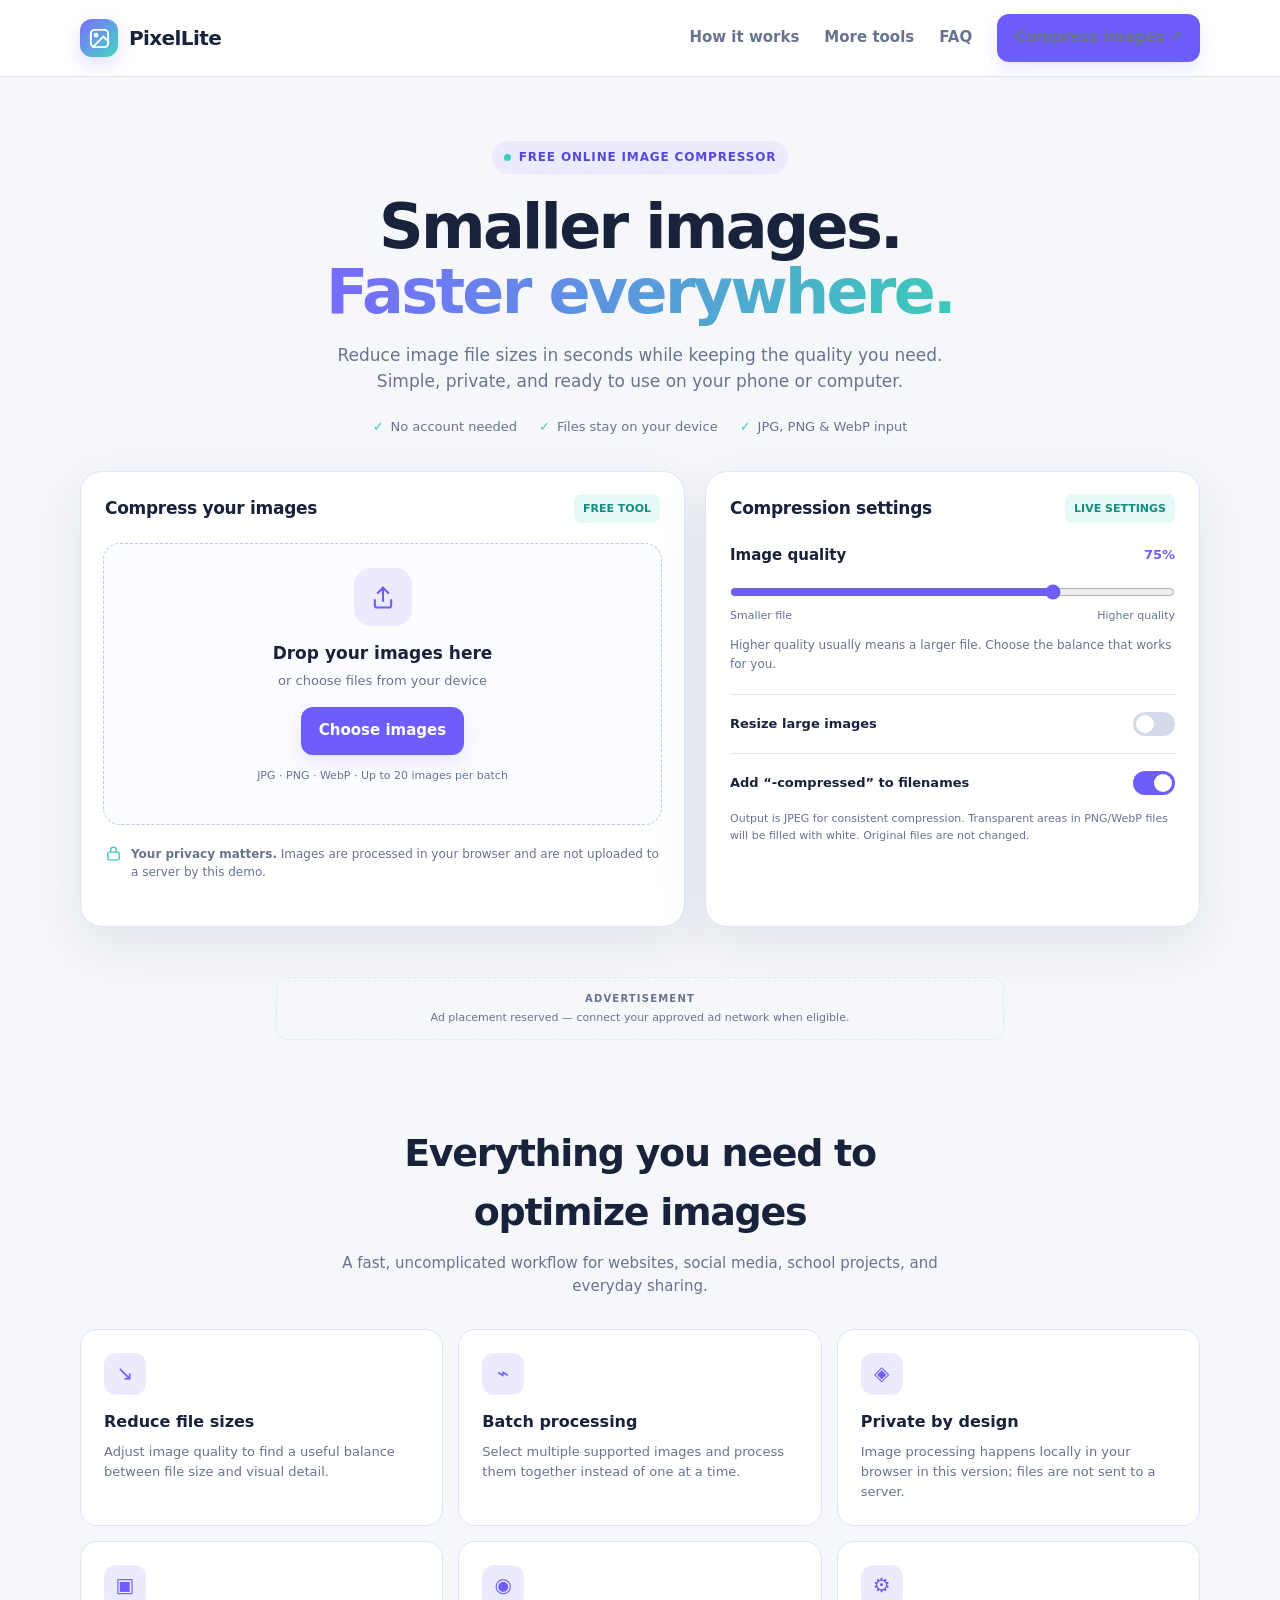
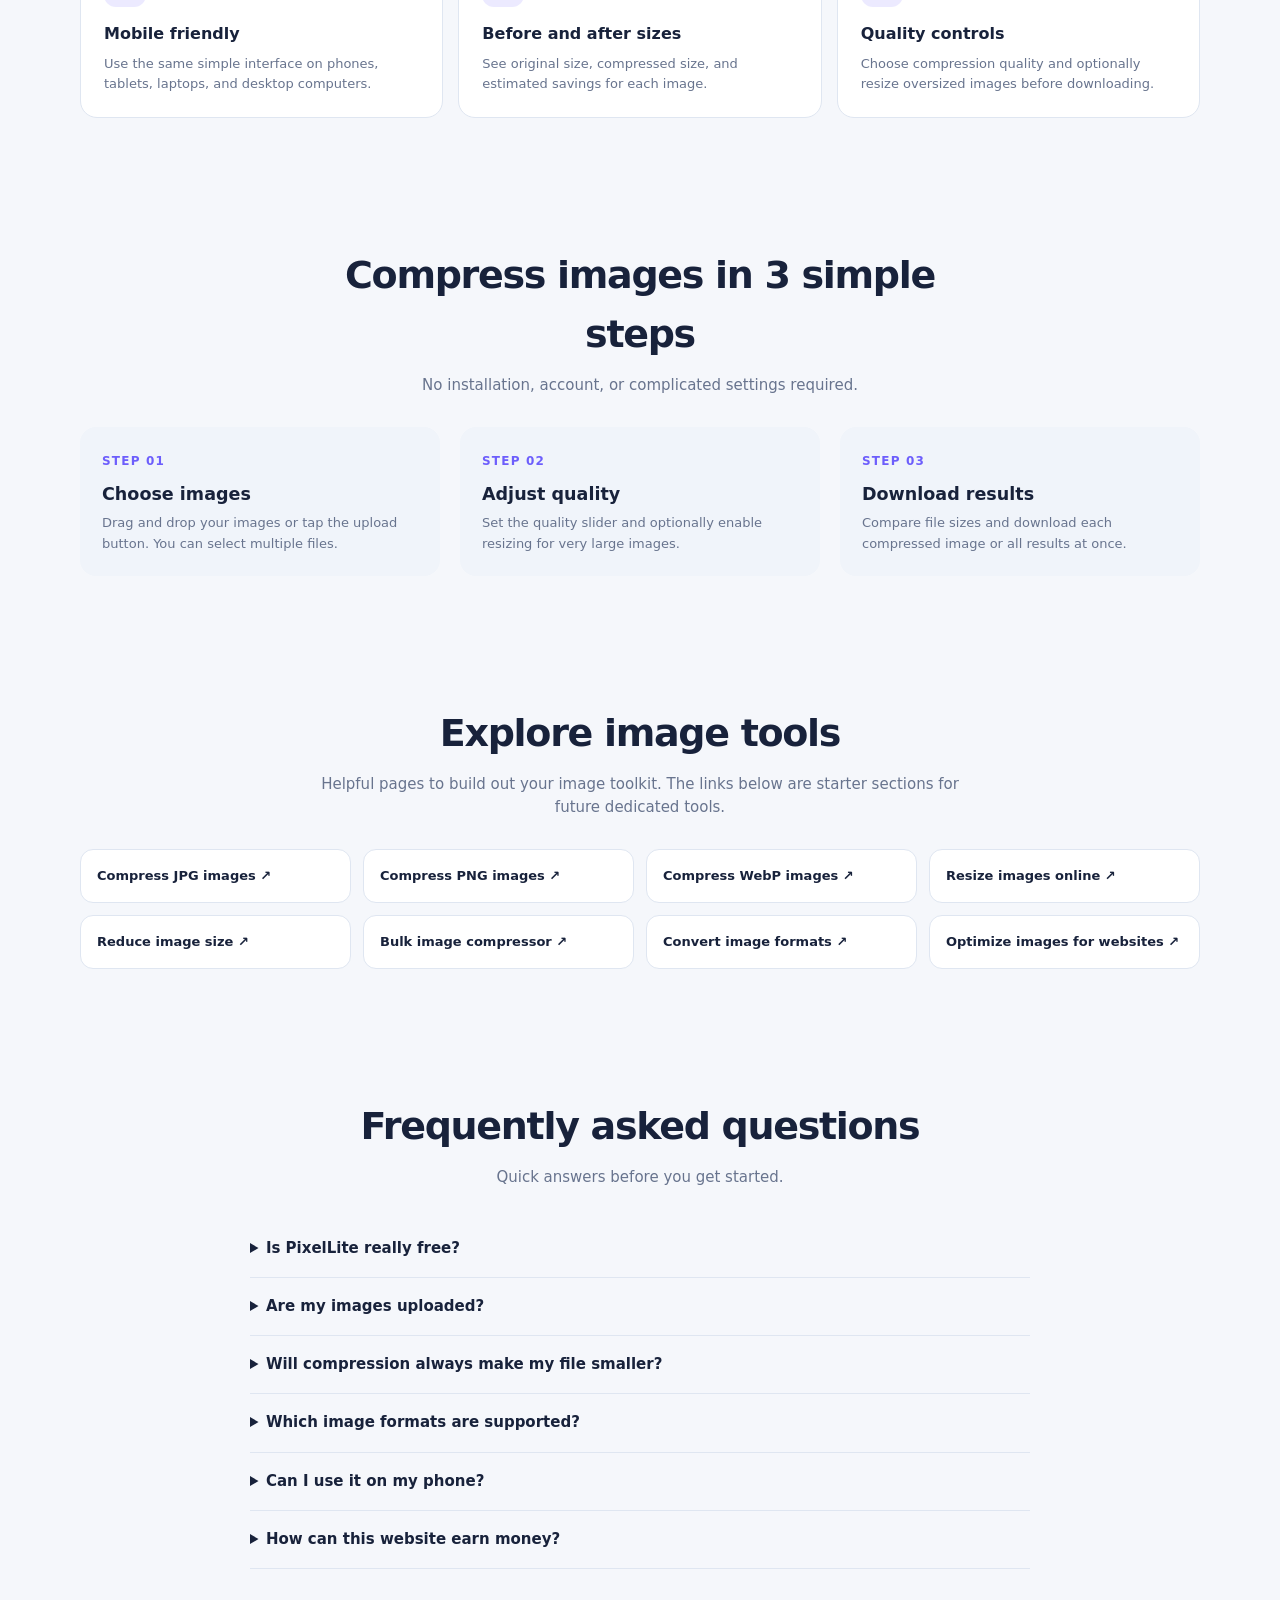
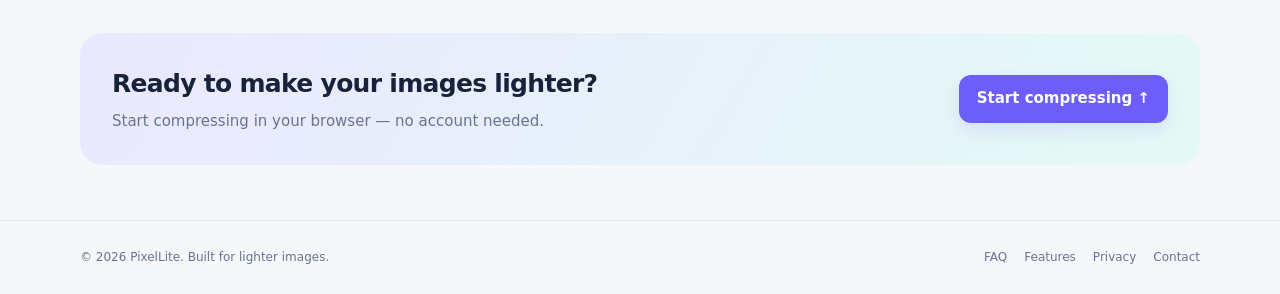
<file: bulk-image-compressor/index.html>
<!DOCTYPE html>
<html lang="en">
<head>
<meta charset="UTF-8">
<meta name="viewport" content="width=device-width, initial-scale=1">
<title>Bulk Image Compressor | PixelLite</title>
<meta name="description" content="Compress multiple JPG, PNG, and WebP images in one browser session. Review each result and download your compressed images.">
<meta name="keywords" content="compress image online, image compressor, compress JPG, compress PNG, reduce image size, WebP">
<meta name="theme-color" content="#10172b">
<link rel="canonical" href="https://vision-images.pages.dev/bulk-image-compressor/">
<meta property="og:title" content="PixelLite — Free Online Image Compressor">
<meta property="og:description" content="Make images smaller in seconds. Private, simple, and free.">
<meta property="og:type" content="website">
<style>
:root{color-scheme:light dark;--bg:light-dark(#f5f7fb,#0b1020);--surface:light-dark(#fff,#121a2e);--surface2:light-dark(#f0f4fa,#19233a);--text:light-dark(#18223b,#f1f5ff);--muted:light-dark(#68748e,#a3afc9);--border:light-dark(#dfe6f1,#293650);--accent:#6d5efc;--accent2:#3dcbba;--danger:#d64b63;--shadow:0 18px 55px rgba(22,35,68,.09)}
*{box-sizing:border-box}html{scroll-behavior:smooth}body{margin:0;background:var(--bg);color:var(--text);font:15px/1.55 Inter,ui-sans-serif,system-ui,-apple-system,BlinkMacSystemFont,"Segoe UI",sans-serif}button,input{font:inherit}button{cursor:pointer}.root{min-height:100vh;background:var(--bg)}.wrap{width:min(1120px,calc(100% - 36px));margin:auto}.topbar{border-bottom:1px solid var(--border);background:var(--surface)}.nav{height:76px;display:flex;align-items:center;justify-content:space-between;gap:20px}.brand{display:flex;align-items:center;gap:11px;text-decoration:none;color:var(--text);font-size:20px;font-weight:850;letter-spacing:-.6px}.logo{width:38px;height:38px;border-radius:12px;background:linear-gradient(135deg,#7c6dff,#42d7c1);display:grid;place-items:center;color:white;box-shadow:0 7px 18px #6d5efc35}.logo svg{width:23px}.navlinks{display:flex;align-items:center;gap:25px}.navlinks a{color:var(--muted);text-decoration:none;font-weight:650}.navlinks a:hover{color:var(--accent)}.nav-cta,.primary{border:0;background:var(--accent);color:white;padding:12px 18px;border-radius:12px;font-weight:800;box-shadow:0 7px 18px #6d5efc25}.hero{text-align:center;padding:64px 0 34px}.eyebrow{display:inline-flex;align-items:center;gap:8px;padding:7px 12px;border-radius:999px;background:light-dark(#eceaff,#242044);color:light-dark(#5749d8,#bdb5ff);font-size:12px;font-weight:850;letter-spacing:.07em;text-transform:uppercase}.eyedot{width:7px;height:7px;background:var(--accent2);border-radius:50%}h1{font-size:clamp(36px,6vw,62px);line-height:1.06;letter-spacing:-2.7px;margin:20px auto 17px;max-width:820px}h1 span{background:linear-gradient(100deg,#7869ff,#3acbb8);background-clip:text;-webkit-background-clip:text;color:transparent}.hero p{color:var(--muted);font-size:17px;max-width:640px;margin:0 auto}.trustrow{display:flex;justify-content:center;gap:22px;flex-wrap:wrap;margin-top:22px;color:var(--muted);font-size:13px}.trustrow span{display:flex;align-items:center;gap:7px}.check{color:var(--accent2);font-weight:900}.workspace{display:grid;grid-template-columns:1.1fr .9fr;gap:20px;align-items:stretch;padding-bottom:30px}.panel{background:var(--surface);border:1px solid var(--border);border-radius:22px;box-shadow:var(--shadow);overflow:hidden}.panelhead{padding:22px 24px 0;display:flex;align-items:center;justify-content:space-between;gap:12px}.panelhead h2{font-size:17px;margin:0;letter-spacing:-.3px}.pill{font-size:11px;font-weight:800;color:light-dark(#178b7f,#72e2d2);background:light-dark(#e5faf6,#123a3a);padding:6px 9px;border-radius:8px}.dropzone{margin:20px 22px;border:1.5px dashed light-dark(#bfc8dd,#455271);border-radius:17px;min-height:250px;display:flex;flex-direction:column;align-items:center;justify-content:center;text-align:center;padding:24px;transition:.2s;background:light-dark(#fbfcff,#151e34)}.dropzone.dragover{border-color:var(--accent);background:light-dark(#f0eeff,#242044)}.uploadicon{width:58px;height:58px;border-radius:17px;display:grid;place-items:center;background:light-dark(#eceaff,#29254b);color:var(--accent);margin-bottom:14px}.uploadicon svg{width:28px;height:28px}.dropzone h3{margin:0 0 5px;font-size:17px}.dropzone p{color:var(--muted);margin:0 0 16px;font-size:13px}.filetypes{font-size:11px!important;margin-top:12px!important}.secondary{border:1px solid var(--border);background:var(--surface);color:var(--text);padding:11px 16px;border-radius:11px;font-weight:750}.secondary:hover{border-color:var(--accent)}#fileInput{display:none}.privacy{display:flex;gap:9px;align-items:flex-start;margin:0 24px 22px;color:var(--muted);font-size:12px}.privacy svg{width:17px;min-width:17px;color:var(--accent2)}.settings{padding:21px 24px 24px}.settingline{display:flex;align-items:center;justify-content:space-between;gap:14px;margin-bottom:10px}.settingline label{font-weight:750}.qualityvalue{font-size:13px;color:var(--accent);font-weight:900}.range{width:100%;accent-color:var(--accent);margin:7px 0 5px}.rangeends{display:flex;justify-content:space-between;color:var(--muted);font-size:11px}.settingnote{font-size:12px;color:var(--muted);margin:12px 0 20px}.toggleline{display:flex;justify-content:space-between;gap:12px;align-items:center;border-top:1px solid var(--border);padding-top:17px;margin-top:17px}.toggleline label{font-size:13px;font-weight:700}.switch{position:relative;width:42px;height:24px;flex-shrink:0}.switch input{opacity:0;width:0;height:0}.slider{position:absolute;inset:0;background:light-dark(#d3dbea,#3a4762);border-radius:99px;transition:.2s}.slider:before{content:"";position:absolute;width:18px;height:18px;left:3px;top:3px;background:white;border-radius:50%;transition:.2s}.switch input:checked+.slider{background:var(--accent)}.switch input:checked+.slider:before{transform:translateX(18px)}.formatnote{color:var(--muted);font-size:11px;margin:15px 0 0}.filelist{padding:0 22px 22px;display:grid;gap:10px}.fileitem{border:1px solid var(--border);border-radius:14px;padding:12px;display:grid;grid-template-columns:48px minmax(0,1fr) auto;gap:12px;align-items:center}.thumb{width:48px;height:48px;border-radius:10px;object-fit:cover;background:var(--surface2)}.filename{font-weight:750;font-size:13px;white-space:nowrap;overflow:hidden;text-overflow:ellipsis}.filesub{color:var(--muted);font-size:11px;margin-top:3px}.fileactions{display:flex;align-items:center;gap:7px}.downloadone{border:0;border-radius:9px;background:light-dark(#eceaff,#29254b);color:light-dark(#5749d8,#c3bcff);padding:8px 10px;font-size:11px;font-weight:850}.removeone{border:0;background:transparent;color:var(--muted);font-size:18px;padding:5px}.results{margin:0 22px 22px;padding:18px;border-radius:15px;background:var(--surface2);display:none}.resulttop{display:flex;justify-content:space-between;gap:10px;align-items:center}.resulttop strong{font-size:14px}.saved{font-size:12px;font-weight:900;color:light-dark(#128c7e,#62e0cf)}.stats{display:grid;grid-template-columns:repeat(3,1fr);gap:8px;margin-top:14px}.stat{background:var(--surface);border:1px solid var(--border);padding:12px;border-radius:11px;min-width:0}.stat span{display:block;color:var(--muted);font-size:10px;margin-bottom:5px}.stat strong{font-size:15px;letter-spacing:-.4px;overflow-wrap:anywhere}.actions{display:flex;gap:9px;margin-top:15px}.actions button{flex:1}.primary:disabled{opacity:.5;cursor:not-allowed}.status{font-size:12px;color:var(--muted);min-height:18px;margin-top:12px}.section{padding:64px 0}.sectionhead{text-align:center;max-width:650px;margin:0 auto 30px}.sectionhead h2{font-size:clamp(26px,4vw,38px);letter-spacing:-1.3px;margin:0 0 10px}.sectionhead p{color:var(--muted);margin:0}.featuregrid{display:grid;grid-template-columns:repeat(3,1fr);gap:15px}.feature{padding:23px;background:var(--surface);border:1px solid var(--border);border-radius:17px}.featureicon{width:42px;height:42px;border-radius:12px;background:light-dark(#eceaff,#29254b);display:grid;place-items:center;color:var(--accent);font-size:20px}.feature h3{margin:15px 0 7px;font-size:16px}.feature p{color:var(--muted);font-size:13px;margin:0}.howgrid{display:grid;grid-template-columns:repeat(3,1fr);gap:20px}.step{padding:22px;border-radius:16px;background:var(--surface2)}.stepnum{color:var(--accent);font-size:12px;font-weight:900;letter-spacing:.1em}.step h3{margin:9px 0 5px}.step p{color:var(--muted);font-size:13px;margin:0}.seo-tools{display:grid;grid-template-columns:repeat(4,1fr);gap:12px}.tool-link{padding:16px;border:1px solid var(--border);border-radius:13px;text-decoration:none;color:var(--text);background:var(--surface);font-weight:750;font-size:13px}.tool-link:hover{border-color:var(--accent);color:var(--accent)}.faq{max-width:780px;margin:auto}.faq details{padding:17px 0;border-bottom:1px solid var(--border)}.faq summary{font-weight:800;cursor:pointer}.faq details p{color:var(--muted);font-size:14px;margin-bottom:0}.cta{padding:32px;border-radius:22px;background:linear-gradient(120deg,light-dark(#eae8ff,#211e47),light-dark(#e4faf5,#123b3a));display:flex;justify-content:space-between;align-items:center;gap:20px}.cta h2{margin:0 0 6px;font-size:25px;letter-spacing:-.7px}.cta p{margin:0;color:var(--muted)}footer{border-top:1px solid var(--border);padding:27px 0;color:var(--muted);font-size:12px}.footrow{display:flex;justify-content:space-between;gap:18px;flex-wrap:wrap}.footlinks{display:flex;gap:17px;flex-wrap:wrap}.footlinks a{color:var(--muted);text-decoration:none}.toast{position:fixed;bottom:20px;left:50%;transform:translateX(-50%);background:var(--text);color:var(--bg);padding:12px 18px;border-radius:12px;box-shadow:var(--shadow);display:none;z-index:10;font-size:13px;font-weight:750}.adslot{border:1px dashed var(--border);border-radius:12px;padding:13px;text-align:center;color:var(--muted);font-size:11px;margin:20px auto;max-width:728px}.adslot strong{display:block;color:var(--muted);font-size:10px;letter-spacing:.12em;margin-bottom:3px}.hidden{display:none!important}
@media(max-width:800px){.workspace{grid-template-columns:1fr}.hero{padding-top:48px}.featuregrid{grid-template-columns:repeat(2,1fr)}.seo-tools{grid-template-columns:repeat(2,1fr)}.navlinks{gap:12px}.navlinks a:not(.nav-cta){display:none}.howgrid{gap:10px}.step{padding:16px}}
@media(max-width:520px){.wrap{width:calc(100% - 24px)}.nav{height:65px}.brand{font-size:18px}.nav-cta{padding:10px 12px;font-size:12px}.hero{padding:39px 0 25px}h1{letter-spacing:-1.7px}.hero p{font-size:15px}.trustrow{gap:10px;font-size:11px}.panelhead{padding:18px 17px 0}.dropzone{margin:16px;min-height:225px;padding:18px}.privacy{margin:0 18px 18px}.settings{padding:18px}.filelist{padding:0 14px 15px}.fileitem{grid-template-columns:40px minmax(0,1fr) auto;gap:8px;padding:9px}.thumb{width:40px;height:40px}.downloadone{padding:7px;font-size:10px}.removeone{display:none}.results{margin:0 14px 15px;padding:13px}.stats{gap:5px}.stat{padding:9px}.stat strong{font-size:13px}.actions{flex-direction:column}.section{padding:45px 0}.featuregrid{grid-template-columns:1fr}.howgrid{grid-template-columns:1fr}.seo-tools{grid-template-columns:1fr 1fr}.cta{align-items:flex-start;flex-direction:column;padding:23px}.cta h2{font-size:22px}}
</style>
</head>
<body>
<div class="root">
<header class="topbar"><div class="wrap nav">
<a class="brand" href="../#" aria-label="PixelLite home"><span class="logo"><svg viewBox="0 0 24 24" fill="none" stroke="currentColor" stroke-width="2"><rect x="3" y="3" width="18" height="18" rx="4"/><circle cx="8.5" cy="8.5" r="1.5"/><path d="m21 15-5-5L5 21"/></svg></span>PixelLite</a>
<nav class="navlinks"><a href="../#how">How it works</a><a href="../#tools">More tools</a><a href="../#faq">FAQ</a><a class="nav-cta" href="../#compressor">Compress images ↗</a></nav>
</div></header>
<main>
<section class="hero wrap">
<div class="eyebrow"><span class="eyedot"></span> Free online image compressor</div>
<h1>Smaller images.<br><span>Faster everywhere.</span></h1>
<p>Reduce image file sizes in seconds while keeping the quality you need. Simple, private, and ready to use on your phone or computer.</p>
<div class="trustrow"><span><b class="check">✓</b> No account needed</span><span><b class="check">✓</b> Files stay on your device</span><span><b class="check">✓</b> JPG, PNG & WebP input</span></div>
</section>
<div class="wrap workspace" id="compressor">
<section class="panel">
<div class="panelhead"><h2>Compress your images</h2><span class="pill">FREE TOOL</span></div>
<div class="dropzone" id="dropzone" role="button" tabindex="0" aria-label="Choose or drop images">
<div class="uploadicon"><svg viewBox="0 0 24 24" fill="none" stroke="currentColor" stroke-width="1.8"><path d="M12 16V4m-5 5 5-5 5 5"/><path d="M5 14v5a2 2 0 0 0 2 2h10a2 2 0 0 0 2-2v-5"/></svg></div>
<h3>Drop your images here</h3><p>or choose files from your device</p>
<button class="primary" id="chooseBtn" type="button">Choose images</button>
<p class="filetypes">JPG · PNG · WebP · Up to 20 images per batch</p>
</div>
<input id="fileInput" type="file" accept="image/jpeg,image/png,image/webp" multiple>
<div class="privacy"><svg viewBox="0 0 24 24" fill="none" stroke="currentColor" stroke-width="2"><rect x="4" y="10" width="16" height="11" rx="2"/><path d="M8 10V7a4 4 0 0 1 8 0v3"/></svg><span><strong>Your privacy matters.</strong> Images are processed in your browser and are not uploaded to a server by this demo.</span></div>
<div id="fileList" class="filelist"></div>
<div class="results" id="results">
<div class="resulttop"><strong>Compression summary</strong><span class="saved" id="savedBadge">Ready</span></div>
<div class="stats"><div class="stat"><span>Original total</span><strong id="originalTotal">—</strong></div><div class="stat"><span>Compressed total</span><strong id="compressedTotal">—</strong></div><div class="stat"><span>Space saved</span><strong id="savedTotal">—</strong></div></div>
<div class="actions"><button class="primary" id="downloadAll" disabled>Download all images</button><button class="secondary" id="clearAll">Clear all</button></div>
<div class="status" id="status" role="status" aria-live="polite"></div>
</div>
</section>
<aside class="panel">
<div class="panelhead"><h2>Compression settings</h2><span class="pill">LIVE SETTINGS</span></div>
<div class="settings">
<div class="settingline"><label for="quality">Image quality</label><span class="qualityvalue" id="qualityValue">75%</span></div>
<input class="range" id="quality" type="range" min="20" max="95" value="75" step="5">
<div class="rangeends"><span>Smaller file</span><span>Higher quality</span></div>
<p class="settingnote">Higher quality usually means a larger file. Choose the balance that works for you.</p>
<div class="toggleline"><label for="resizeToggle">Resize large images</label><label class="switch"><input id="resizeToggle" type="checkbox"><span class="slider"></span></label></div>
<div id="resizeOptions" class="hidden">
<div class="settingline" style="margin-top:15px"><label for="maxWidth">Maximum width</label><span class="qualityvalue" id="widthValue">1920 px</span></div>
<input class="range" id="maxWidth" type="range" min="640" max="2560" value="1920" step="160">
<p class="settingnote">Images wider than this will be scaled down proportionally.</p>
</div>
<div class="toggleline"><label for="keepNames">Add “-compressed” to filenames</label><label class="switch"><input id="keepNames" type="checkbox" checked><span class="slider"></span></label></div>
<p class="formatnote">Output is JPEG for consistent compression. Transparent areas in PNG/WebP files will be filled with white. Original files are not changed.</p>
</div>
</aside>
</div>
<div class="wrap"><div class="adslot"><strong>ADVERTISEMENT</strong>Ad placement reserved — connect your approved ad network when eligible.</div></div>
<section class="section wrap" id="features">
<div class="sectionhead"><h2>Everything you need to optimize images</h2><p>A fast, uncomplicated workflow for websites, social media, school projects, and everyday sharing.</p></div>
<div class="featuregrid">
<article class="feature"><div class="featureicon">↘</div><h3>Reduce file sizes</h3><p>Adjust image quality to find a useful balance between file size and visual detail.</p></article>
<article class="feature"><div class="featureicon">⌁</div><h3>Batch processing</h3><p>Select multiple supported images and process them together instead of one at a time.</p></article>
<article class="feature"><div class="featureicon">◈</div><h3>Private by design</h3><p>Image processing happens locally in your browser in this version; files are not sent to a server.</p></article>
<article class="feature"><div class="featureicon">▣</div><h3>Mobile friendly</h3><p>Use the same simple interface on phones, tablets, laptops, and desktop computers.</p></article>
<article class="feature"><div class="featureicon">◉</div><h3>Before and after sizes</h3><p>See original size, compressed size, and estimated savings for each image.</p></article>
<article class="feature"><div class="featureicon">⚙</div><h3>Quality controls</h3><p>Choose compression quality and optionally resize oversized images before downloading.</p></article>
</div>
</section>
<section class="section wrap" id="how">
<div class="sectionhead"><h2>Compress images in 3 simple steps</h2><p>No installation, account, or complicated settings required.</p></div>
<div class="howgrid">
<div class="step"><span class="stepnum">STEP 01</span><h3>Choose images</h3><p>Drag and drop your images or tap the upload button. You can select multiple files.</p></div>
<div class="step"><span class="stepnum">STEP 02</span><h3>Adjust quality</h3><p>Set the quality slider and optionally enable resizing for very large images.</p></div>
<div class="step"><span class="stepnum">STEP 03</span><h3>Download results</h3><p>Compare file sizes and download each compressed image or all results at once.</p></div>
</div>
</section>
<section class="section wrap" id="tools">
<div class="sectionhead"><h2>Explore image tools</h2><p>Helpful pages to build out your image toolkit. The links below are starter sections for future dedicated tools.</p></div>
<div class="seo-tools">
<a class="tool-link" href="../#compressor" data-tool="jpg">Compress JPG images ↗</a><a class="tool-link" href="../#compressor" data-tool="png">Compress PNG images ↗</a><a class="tool-link" href="../#compressor" data-tool="webp">Compress WebP images ↗</a><a class="tool-link" href="../#compressor" data-tool="resize">Resize images online ↗</a><a class="tool-link" href="../#compressor" data-tool="reduce">Reduce image size ↗</a><a class="tool-link" href="../#compressor" data-tool="batch">Bulk image compressor ↗</a><a class="tool-link" href="../#compressor" data-tool="convert">Convert image formats ↗</a><a class="tool-link" href="../#compressor" data-tool="website">Optimize images for websites ↗</a>
</div>
</section>
<section class="section wrap" id="faq">
<div class="sectionhead"><h2>Frequently asked questions</h2><p>Quick answers before you get started.</p></div>
<div class="faq">
<details><summary>Is PixelLite really free?</summary><p>This demo has no payment step or account requirement. Hosting, traffic, and advanced features may have costs if you later expand the service.</p></details>
<details><summary>Are my images uploaded?</summary><p>No. The image processing in this version runs locally in your browser using the Canvas API. Avoid closing the page before downloads finish.</p></details>
<details><summary>Will compression always make my file smaller?</summary><p>No. Results depend on the source image and its format. Some images may not shrink much, and converting a transparent PNG to JPEG fills transparency with white.</p></details>
<details><summary>Which image formats are supported?</summary><p>JPG, PNG, and WebP files can be selected. The current version exports JPEG files to keep the compression process consistent.</p></details>
<details><summary>Can I use it on my phone?</summary><p>Yes. The layout adapts to mobile screens. Very large images or many files at once can use significant memory on older phones.</p></details>
<details><summary>How can this website earn money?</summary><p>You can later test contextual ads, offer a paid bulk-processing workflow, or add premium tools. Publish a privacy policy and follow the ad provider's eligibility and consent rules before enabling advertising.</p></details>
</div>
</section>
<section class="wrap" style="padding-bottom:55px"><div class="cta"><div><h2>Ready to make your images lighter?</h2><p>Start compressing in your browser — no account needed.</p></div><a href="../#compressor" class="primary" style="text-decoration:none;white-space:nowrap">Start compressing ↑</a></div></section>
</main>
<footer><div class="wrap footrow"><span>© <span id="year"></span> PixelLite. Built for lighter images.</span><div class="footlinks"><a href="../#faq">FAQ</a><a href="../#features">Features</a><a href="../#privacy-note" id="privacyLink">Privacy</a><a href="../#contact" id="contactLink">Contact</a></div></div><div class="wrap hidden" id="footerNotice" style="margin-top:12px">Privacy note: files are processed locally in your browser in this demo. Add your own contact details and a complete privacy policy before publishing a monetized site.</div></footer>
<div class="toast" id="toast" role="status"></div>
</div>
<script>
(() => {
const input = document.getElementById('fileInput');
const dropzone = document.getElementById('dropzone');
const chooseBtn = document.getElementById('chooseBtn');
const fileList = document.getElementById('fileList');
const quality = document.getElementById('quality');
const qualityValue = document.getElementById('qualityValue');
const resizeToggle = document.getElementById('resizeToggle');
const resizeOptions = document.getElementById('resizeOptions');
const maxWidth = document.getElementById('maxWidth');
const widthValue = document.getElementById('widthValue');
const keepNames = document.getElementById('keepNames');
const results = document.getElementById('results');
const status = document.getElementById('status');
const downloadAll = document.getElementById('downloadAll');
const clearAll = document.getElementById('clearAll');
const toast = document.getElementById('toast');
let items = [];
let toastTimer;

document.getElementById('year').textContent = new Date().getFullYear();
chooseBtn.addEventListener('click', e => { e.stopPropagation(); input.click(); });
dropzone.addEventListener('click', e => { if(e.target !== chooseBtn) input.click(); });
dropzone.addEventListener('keydown', e => { if(e.key === 'Enter' || e.key === ' '){ e.preventDefault(); input.click(); } });
input.addEventListener('change', e => addFiles([...e.target.files]));
['dragenter','dragover'].forEach(name => dropzone.addEventListener(name, e => {e.preventDefault();dropzone.classList.add('dragover');}));
['dragleave','drop'].forEach(name => dropzone.addEventListener(name, e => {e.preventDefault();dropzone.classList.remove('dragover');}));
dropzone.addEventListener('drop', e => addFiles([...e.dataTransfer.files]));
quality.addEventListener('input', () => { qualityValue.textContent = quality.value + '%'; });
resizeToggle.addEventListener('change', () => resizeOptions.classList.toggle('hidden', !resizeToggle.checked));
maxWidth.addEventListener('input', () => { widthValue.textContent = maxWidth.value + ' px'; });
clearAll.addEventListener('click', clearFiles);
downloadAll.addEventListener('click', downloadResults);
document.getElementById('privacyLink').addEventListener('click', e => {e.preventDefault();document.getElementById('footerNotice').classList.toggle('hidden');});
document.getElementById('contactLink').addEventListener('click', e => {e.preventDefault();showToast('Add your real support email before publishing.');});
document.querySelectorAll('[data-tool]').forEach(a => a.addEventListener('click', () => showToast('This is a starter link. The main compressor is ready to use.')));

function formatBytes(bytes) {
 if (!Number.isFinite(bytes)) return '—';
 if (bytes < 1024) return bytes + ' B';
 const units = ['KB','MB','GB']; let n = bytes / 1024, i = 0;
 while(n >= 1024 && i < units.length - 1){n /= 1024;i++;}
 return n.toFixed(n >= 100 ? 0 : n >= 10 ? 1 : 2) + ' ' + units[i];
}
function addFiles(files) {
 const allowed = ['image/jpeg','image/png','image/webp'];
 const candidates = files.filter(f => allowed.includes(f.type));
 if(!candidates.length && files.length) { showToast('Choose JPG, PNG, or WebP images.'); return; }
 let room = Math.max(0,20-items.length);
 const accepted = candidates.slice(0,room);
 if(candidates.length > room) showToast('Maximum 20 images per batch.');
 accepted.forEach(file => {
   const id = (crypto.randomUUID ? crypto.randomUUID() : String(Date.now()+Math.random()));
   const item = {id,file,blob:null,url:null,thumb:null,state:'queued',error:''};
   items.push(item);
   renderItem(item);
 });
 if(accepted.length) {
   results.style.display = 'block';
   status.textContent = accepted.length + ' image(s) added. Compressing…';
   processQueued();
 }
 input.value = '';
}
function renderItem(item) {
 const row = document.createElement('div'); row.className = 'fileitem'; row.dataset.id = item.id;
 const thumb = document.createElement('img'); thumb.className = 'thumb'; thumb.alt = ''; thumb.src = URL.createObjectURL(item.file); item.thumb = thumb.src;
 const details = document.createElement('div');
 const name = document.createElement('div'); name.className = 'filename'; name.textContent = item.file.name; name.title = item.file.name;
 const sub = document.createElement('div'); sub.className = 'filesub'; sub.textContent = formatBytes(item.file.size) + ' · Waiting…'; sub.dataset.sub = '1';
 details.append(name,sub);
 const actions = document.createElement('div'); actions.className = 'fileactions';
 const dl = document.createElement('button'); dl.className = 'downloadone'; dl.textContent = 'Wait'; dl.disabled = true; dl.dataset.download = '1';
 const remove = document.createElement('button'); remove.className = 'removeone'; remove.textContent = '×'; remove.setAttribute('aria-label','Remove '+item.file.name); remove.addEventListener('click',()=>removeItem(item.id));
 actions.append(dl,remove); row.append(thumb,details,actions); fileList.append(row);
}
async function processQueued() {
 const queue = items.filter(x => x.state === 'queued');
 for(const item of queue) {
   item.state = 'processing'; updateItem(item);
   try { await compress(item); item.state = 'done'; }
   catch(err) { item.state = 'error'; item.error = err && err.message ? err.message : 'Could not process image'; }
   updateItem(item);
 }
 updateSummary();
 const errors = items.filter(x=>x.state==='error').length;
 status.textContent = errors ? 'Finished with '+errors+' file(s) that could not be processed.' : 'All available images are ready.';
}
function compress(item) {
 return new Promise((resolve,reject) => {
   const reader = new FileReader();
   reader.onerror = () => reject(new Error('Could not read file'));
   reader.onload = () => {
     const img = new Image();
     img.onerror = () => reject(new Error('Unsupported or damaged image'));
     img.onload = () => {
       let w = img.naturalWidth, h = img.naturalHeight;
       if(resizeToggle.checked && w > Number(maxWidth.value)) { const ratio = Number(maxWidth.value)/w; w = Number(maxWidth.value); h = Math.max(1,Math.round(h*ratio)); }
       const canvas = document.createElement('canvas'); canvas.width=w; canvas.height=h;
       const ctx = canvas.getContext('2d');
       ctx.fillStyle = '#ffffff'; ctx.fillRect(0,0,w,h); ctx.drawImage(img,0,0,w,h);
       canvas.toBlob(blob => {
         if(!blob) {reject(new Error('Compression failed'));return;}
         item.blob = blob; item.url = URL.createObjectURL(blob);
         item.outputName = (keepNames.checked ? item.file.name.replace(/\.[^.]+$/,'')+'-compressed' : item.file.name.replace(/\.[^.]+$/,''))+'.jpg';
         resolve();
       },'image/jpeg',Number(quality.value)/100);
     };
     img.src = reader.result;
   };
   reader.readAsDataURL(item.file);
 });
}
function updateItem(item) {
 const row = [...fileList.children].find(el=>el.dataset.id===item.id); if(!row) return;
 const sub = row.querySelector('[data-sub]'), dl = row.querySelector('[data-download]');
 if(item.state==='processing'){sub.textContent=formatBytes(item.file.size)+' · Compressing…';dl.textContent='…';dl.disabled=true;}
 else if(item.state==='done'){
   const delta = item.file.size ? Math.round((1-item.blob.size/item.file.size)*100) : 0;
   sub.textContent=formatBytes(item.file.size)+' → '+formatBytes(item.blob.size)+' · '+(delta>0?delta+'% smaller':delta<0?Math.abs(delta)+'% larger':'same size');
   dl.textContent='Download';dl.disabled=false;dl.onclick=()=>downloadItem(item);
 } else if(item.state==='error'){sub.textContent=item.error;dl.textContent='Failed';dl.disabled=true;}
}
function updateSummary() {
 const ready = items.filter(x=>x.state==='done');
 const original = items.reduce((sum,x)=>sum+x.file.size,0);
 const compressed = ready.reduce((sum,x)=>sum+x.blob.size,0);
 document.getElementById('originalTotal').textContent=formatBytes(original);
 document.getElementById('compressedTotal').textContent=ready.length?formatBytes(compressed):'—';
 const diff = original-compressed;
 document.getElementById('savedTotal').textContent=ready.length?formatBytes(Math.abs(diff))+(diff>=0?' saved':' added'):'—';
 const percent = original ? Math.round((original-compressed)/original*100) : 0;
 document.getElementById('savedBadge').textContent=ready.length ? (percent>=0?percent+'% saved':Math.abs(percent)+'% larger') : 'Processing';
 downloadAll.disabled = ready.length===0;
}
function downloadItem(item) {
 if(!item.blob) return;
 const a=document.createElement('a');a.href=item.url;a.download=item.outputName;document.body.appendChild(a);a.click();a.remove();
}
async function downloadResults() {
 const ready=items.filter(x=>x.state==='done');
 if(!ready.length)return;
 if(ready.length===1){downloadItem(ready[0]);return;}
 // Download each file separately; browser may ask permission for multiple downloads.
 for(let i=0;i<ready.length;i++){downloadItem(ready[i]);await new Promise(r=>setTimeout(r,180));}
 status.textContent='Download started for '+ready.length+' images. Your browser may ask permission for multiple downloads.';
}
function removeItem(id) {
 const item=items.find(x=>x.id===id); if(!item)return;
 if(item.url)URL.revokeObjectURL(item.url);if(item.thumb)URL.revokeObjectURL(item.thumb);
 items=items.filter(x=>x.id!==id);
 const row=[...fileList.children].find(el=>el.dataset.id===id);if(row)row.remove();
 if(!items.length){results.style.display='none';status.textContent='';}else updateSummary();
}
function clearFiles() {
 items.forEach(x=>{if(x.url)URL.revokeObjectURL(x.url);if(x.thumb)URL.revokeObjectURL(x.thumb);});
 items=[];fileList.replaceChildren();results.style.display='none';status.textContent='';input.value='';
}
function showToast(message) {
 toast.textContent=message;toast.style.display='block';clearTimeout(toastTimer);toastTimer=setTimeout(()=>toast.style.display='none',2600);
}
})();
</script>
</body>
</html>
</file>
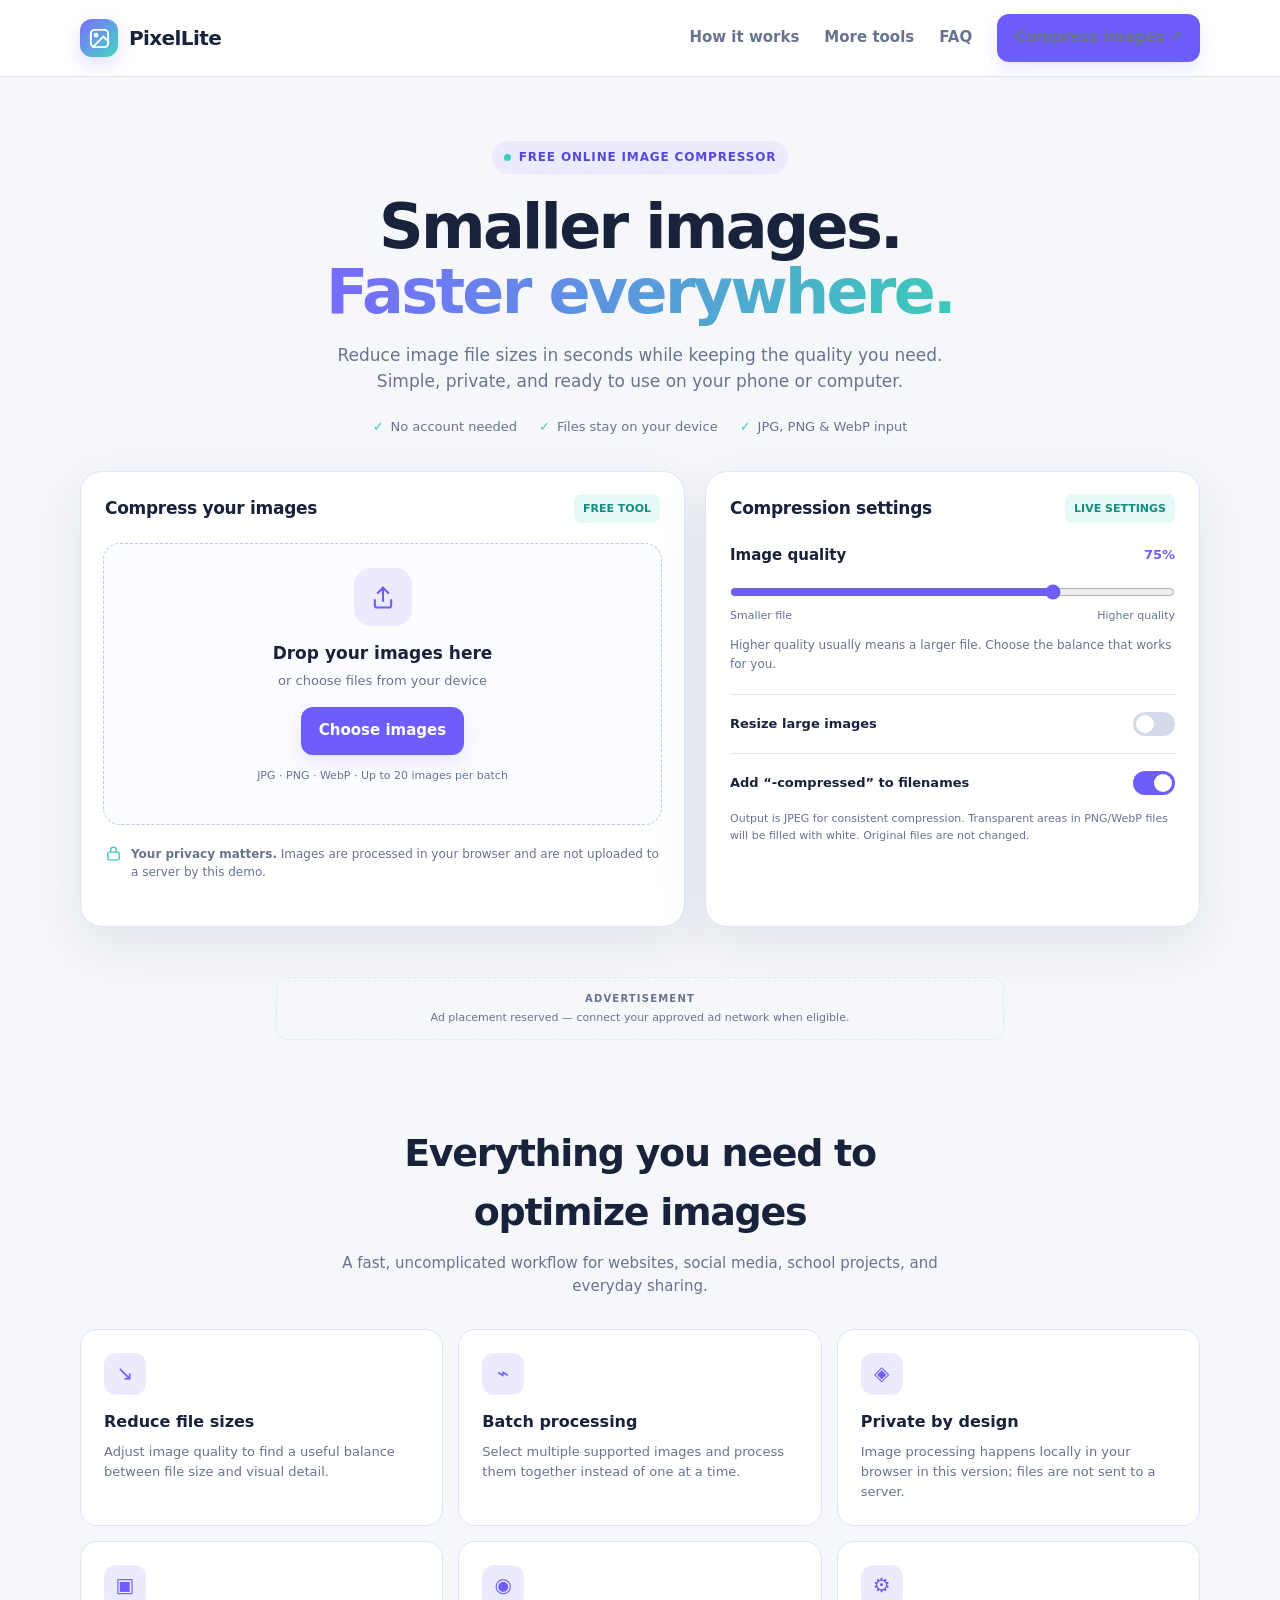
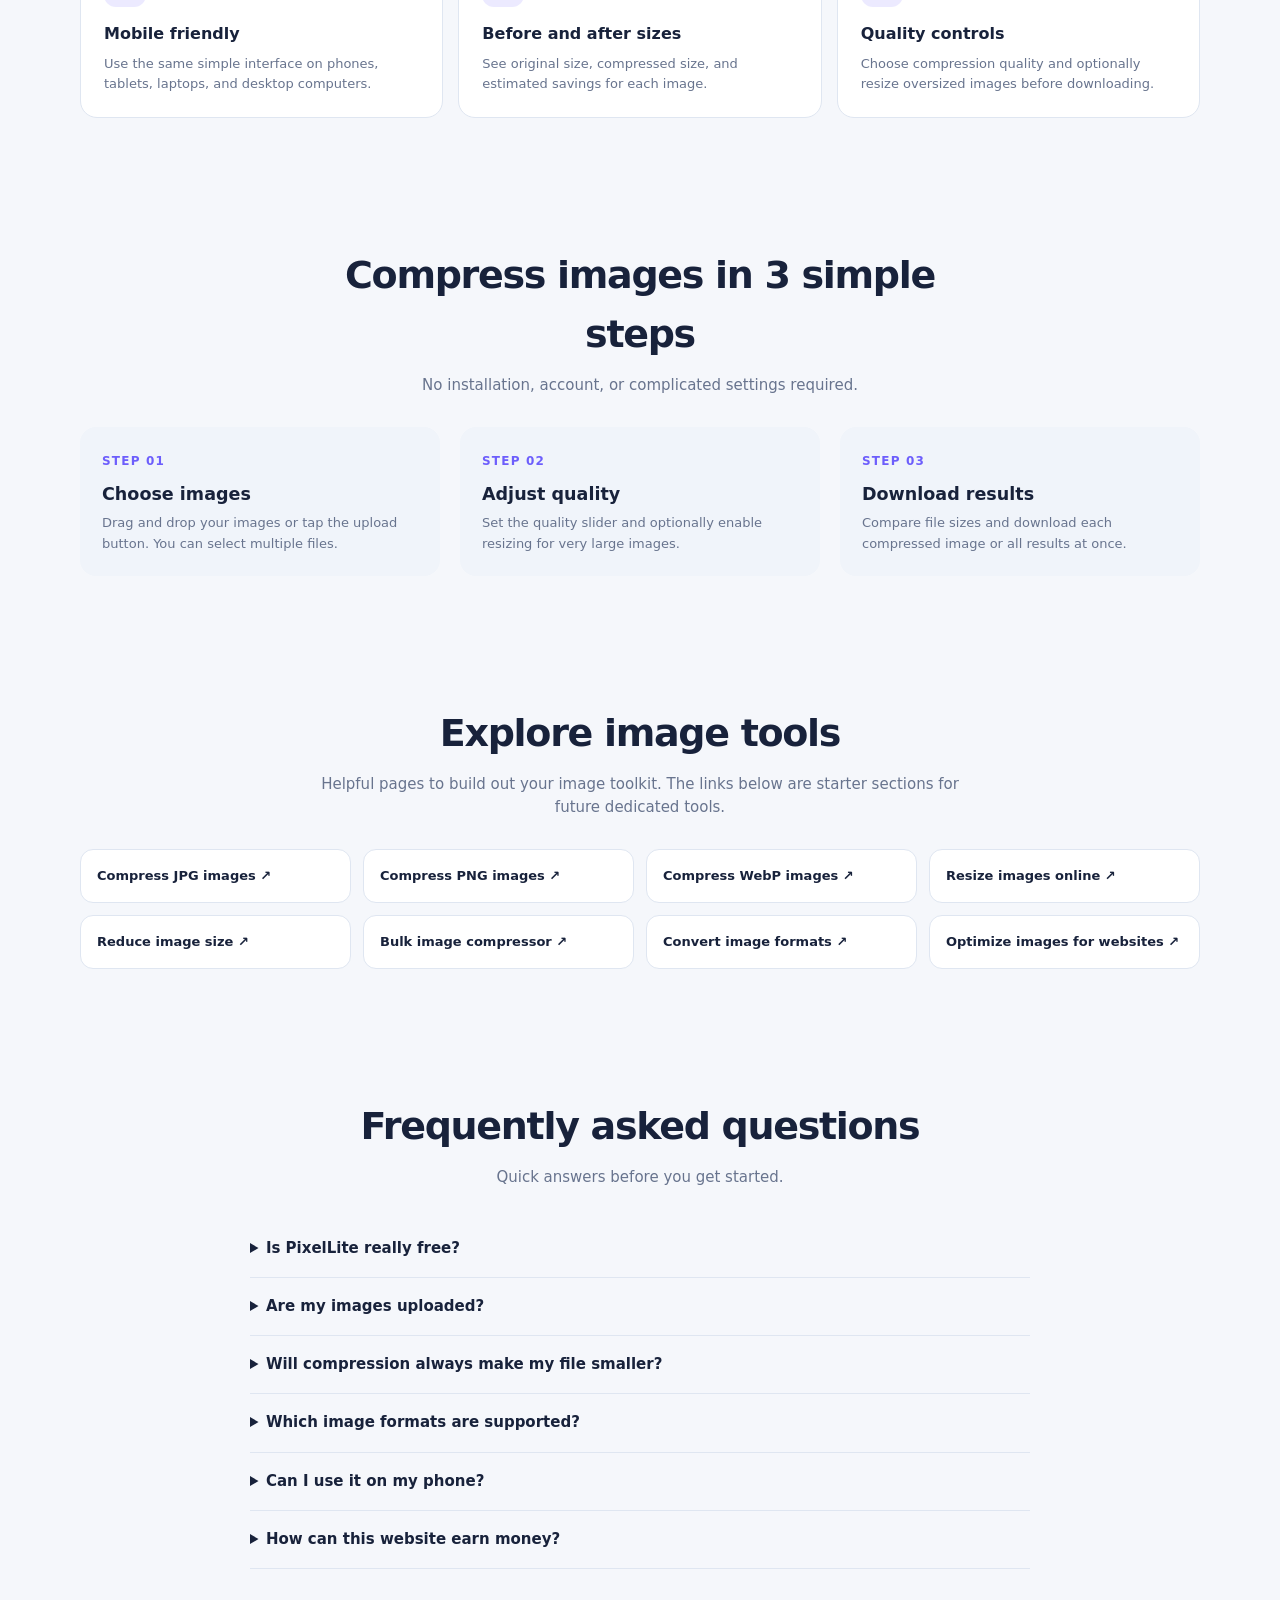
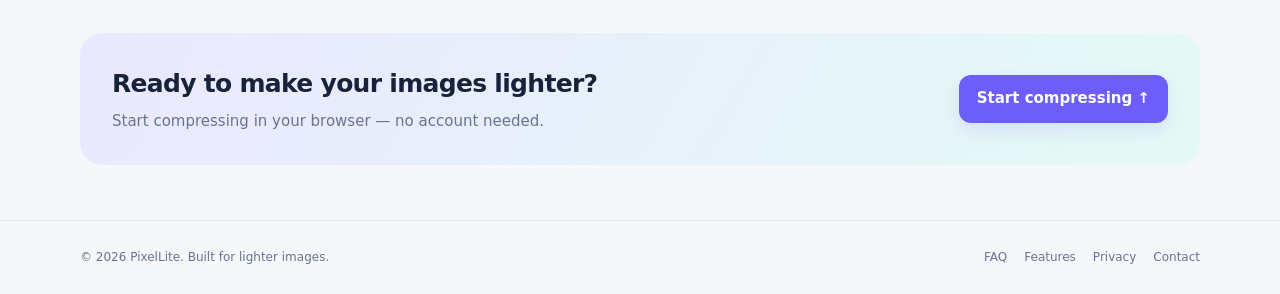
<file: compress-jpg/index.html>
<!DOCTYPE html>
<html lang="en">
<head>
<meta charset="UTF-8">
<meta name="viewport" content="width=device-width, initial-scale=1">
<title>Compress JPG Images Online for Free | PixelLite</title>
<meta name="description" content="Compress JPG images online with PixelLite. Adjust quality, compare file sizes, and download optimized JPEG images directly in your browser.">
<meta name="keywords" content="compress image online, image compressor, compress JPG, compress PNG, reduce image size, WebP">
<meta name="theme-color" content="#10172b">
<link rel="canonical" href="https://vision-images.pages.dev/compress-jpg/">
<meta property="og:title" content="PixelLite — Free Online Image Compressor">
<meta property="og:description" content="Make images smaller in seconds. Private, simple, and free.">
<meta property="og:type" content="website">
<style>
:root{color-scheme:light dark;--bg:light-dark(#f5f7fb,#0b1020);--surface:light-dark(#fff,#121a2e);--surface2:light-dark(#f0f4fa,#19233a);--text:light-dark(#18223b,#f1f5ff);--muted:light-dark(#68748e,#a3afc9);--border:light-dark(#dfe6f1,#293650);--accent:#6d5efc;--accent2:#3dcbba;--danger:#d64b63;--shadow:0 18px 55px rgba(22,35,68,.09)}
*{box-sizing:border-box}html{scroll-behavior:smooth}body{margin:0;background:var(--bg);color:var(--text);font:15px/1.55 Inter,ui-sans-serif,system-ui,-apple-system,BlinkMacSystemFont,"Segoe UI",sans-serif}button,input{font:inherit}button{cursor:pointer}.root{min-height:100vh;background:var(--bg)}.wrap{width:min(1120px,calc(100% - 36px));margin:auto}.topbar{border-bottom:1px solid var(--border);background:var(--surface)}.nav{height:76px;display:flex;align-items:center;justify-content:space-between;gap:20px}.brand{display:flex;align-items:center;gap:11px;text-decoration:none;color:var(--text);font-size:20px;font-weight:850;letter-spacing:-.6px}.logo{width:38px;height:38px;border-radius:12px;background:linear-gradient(135deg,#7c6dff,#42d7c1);display:grid;place-items:center;color:white;box-shadow:0 7px 18px #6d5efc35}.logo svg{width:23px}.navlinks{display:flex;align-items:center;gap:25px}.navlinks a{color:var(--muted);text-decoration:none;font-weight:650}.navlinks a:hover{color:var(--accent)}.nav-cta,.primary{border:0;background:var(--accent);color:white;padding:12px 18px;border-radius:12px;font-weight:800;box-shadow:0 7px 18px #6d5efc25}.hero{text-align:center;padding:64px 0 34px}.eyebrow{display:inline-flex;align-items:center;gap:8px;padding:7px 12px;border-radius:999px;background:light-dark(#eceaff,#242044);color:light-dark(#5749d8,#bdb5ff);font-size:12px;font-weight:850;letter-spacing:.07em;text-transform:uppercase}.eyedot{width:7px;height:7px;background:var(--accent2);border-radius:50%}h1{font-size:clamp(36px,6vw,62px);line-height:1.06;letter-spacing:-2.7px;margin:20px auto 17px;max-width:820px}h1 span{background:linear-gradient(100deg,#7869ff,#3acbb8);background-clip:text;-webkit-background-clip:text;color:transparent}.hero p{color:var(--muted);font-size:17px;max-width:640px;margin:0 auto}.trustrow{display:flex;justify-content:center;gap:22px;flex-wrap:wrap;margin-top:22px;color:var(--muted);font-size:13px}.trustrow span{display:flex;align-items:center;gap:7px}.check{color:var(--accent2);font-weight:900}.workspace{display:grid;grid-template-columns:1.1fr .9fr;gap:20px;align-items:stretch;padding-bottom:30px}.panel{background:var(--surface);border:1px solid var(--border);border-radius:22px;box-shadow:var(--shadow);overflow:hidden}.panelhead{padding:22px 24px 0;display:flex;align-items:center;justify-content:space-between;gap:12px}.panelhead h2{font-size:17px;margin:0;letter-spacing:-.3px}.pill{font-size:11px;font-weight:800;color:light-dark(#178b7f,#72e2d2);background:light-dark(#e5faf6,#123a3a);padding:6px 9px;border-radius:8px}.dropzone{margin:20px 22px;border:1.5px dashed light-dark(#bfc8dd,#455271);border-radius:17px;min-height:250px;display:flex;flex-direction:column;align-items:center;justify-content:center;text-align:center;padding:24px;transition:.2s;background:light-dark(#fbfcff,#151e34)}.dropzone.dragover{border-color:var(--accent);background:light-dark(#f0eeff,#242044)}.uploadicon{width:58px;height:58px;border-radius:17px;display:grid;place-items:center;background:light-dark(#eceaff,#29254b);color:var(--accent);margin-bottom:14px}.uploadicon svg{width:28px;height:28px}.dropzone h3{margin:0 0 5px;font-size:17px}.dropzone p{color:var(--muted);margin:0 0 16px;font-size:13px}.filetypes{font-size:11px!important;margin-top:12px!important}.secondary{border:1px solid var(--border);background:var(--surface);color:var(--text);padding:11px 16px;border-radius:11px;font-weight:750}.secondary:hover{border-color:var(--accent)}#fileInput{display:none}.privacy{display:flex;gap:9px;align-items:flex-start;margin:0 24px 22px;color:var(--muted);font-size:12px}.privacy svg{width:17px;min-width:17px;color:var(--accent2)}.settings{padding:21px 24px 24px}.settingline{display:flex;align-items:center;justify-content:space-between;gap:14px;margin-bottom:10px}.settingline label{font-weight:750}.qualityvalue{font-size:13px;color:var(--accent);font-weight:900}.range{width:100%;accent-color:var(--accent);margin:7px 0 5px}.rangeends{display:flex;justify-content:space-between;color:var(--muted);font-size:11px}.settingnote{font-size:12px;color:var(--muted);margin:12px 0 20px}.toggleline{display:flex;justify-content:space-between;gap:12px;align-items:center;border-top:1px solid var(--border);padding-top:17px;margin-top:17px}.toggleline label{font-size:13px;font-weight:700}.switch{position:relative;width:42px;height:24px;flex-shrink:0}.switch input{opacity:0;width:0;height:0}.slider{position:absolute;inset:0;background:light-dark(#d3dbea,#3a4762);border-radius:99px;transition:.2s}.slider:before{content:"";position:absolute;width:18px;height:18px;left:3px;top:3px;background:white;border-radius:50%;transition:.2s}.switch input:checked+.slider{background:var(--accent)}.switch input:checked+.slider:before{transform:translateX(18px)}.formatnote{color:var(--muted);font-size:11px;margin:15px 0 0}.filelist{padding:0 22px 22px;display:grid;gap:10px}.fileitem{border:1px solid var(--border);border-radius:14px;padding:12px;display:grid;grid-template-columns:48px minmax(0,1fr) auto;gap:12px;align-items:center}.thumb{width:48px;height:48px;border-radius:10px;object-fit:cover;background:var(--surface2)}.filename{font-weight:750;font-size:13px;white-space:nowrap;overflow:hidden;text-overflow:ellipsis}.filesub{color:var(--muted);font-size:11px;margin-top:3px}.fileactions{display:flex;align-items:center;gap:7px}.downloadone{border:0;border-radius:9px;background:light-dark(#eceaff,#29254b);color:light-dark(#5749d8,#c3bcff);padding:8px 10px;font-size:11px;font-weight:850}.removeone{border:0;background:transparent;color:var(--muted);font-size:18px;padding:5px}.results{margin:0 22px 22px;padding:18px;border-radius:15px;background:var(--surface2);display:none}.resulttop{display:flex;justify-content:space-between;gap:10px;align-items:center}.resulttop strong{font-size:14px}.saved{font-size:12px;font-weight:900;color:light-dark(#128c7e,#62e0cf)}.stats{display:grid;grid-template-columns:repeat(3,1fr);gap:8px;margin-top:14px}.stat{background:var(--surface);border:1px solid var(--border);padding:12px;border-radius:11px;min-width:0}.stat span{display:block;color:var(--muted);font-size:10px;margin-bottom:5px}.stat strong{font-size:15px;letter-spacing:-.4px;overflow-wrap:anywhere}.actions{display:flex;gap:9px;margin-top:15px}.actions button{flex:1}.primary:disabled{opacity:.5;cursor:not-allowed}.status{font-size:12px;color:var(--muted);min-height:18px;margin-top:12px}.section{padding:64px 0}.sectionhead{text-align:center;max-width:650px;margin:0 auto 30px}.sectionhead h2{font-size:clamp(26px,4vw,38px);letter-spacing:-1.3px;margin:0 0 10px}.sectionhead p{color:var(--muted);margin:0}.featuregrid{display:grid;grid-template-columns:repeat(3,1fr);gap:15px}.feature{padding:23px;background:var(--surface);border:1px solid var(--border);border-radius:17px}.featureicon{width:42px;height:42px;border-radius:12px;background:light-dark(#eceaff,#29254b);display:grid;place-items:center;color:var(--accent);font-size:20px}.feature h3{margin:15px 0 7px;font-size:16px}.feature p{color:var(--muted);font-size:13px;margin:0}.howgrid{display:grid;grid-template-columns:repeat(3,1fr);gap:20px}.step{padding:22px;border-radius:16px;background:var(--surface2)}.stepnum{color:var(--accent);font-size:12px;font-weight:900;letter-spacing:.1em}.step h3{margin:9px 0 5px}.step p{color:var(--muted);font-size:13px;margin:0}.seo-tools{display:grid;grid-template-columns:repeat(4,1fr);gap:12px}.tool-link{padding:16px;border:1px solid var(--border);border-radius:13px;text-decoration:none;color:var(--text);background:var(--surface);font-weight:750;font-size:13px}.tool-link:hover{border-color:var(--accent);color:var(--accent)}.faq{max-width:780px;margin:auto}.faq details{padding:17px 0;border-bottom:1px solid var(--border)}.faq summary{font-weight:800;cursor:pointer}.faq details p{color:var(--muted);font-size:14px;margin-bottom:0}.cta{padding:32px;border-radius:22px;background:linear-gradient(120deg,light-dark(#eae8ff,#211e47),light-dark(#e4faf5,#123b3a));display:flex;justify-content:space-between;align-items:center;gap:20px}.cta h2{margin:0 0 6px;font-size:25px;letter-spacing:-.7px}.cta p{margin:0;color:var(--muted)}footer{border-top:1px solid var(--border);padding:27px 0;color:var(--muted);font-size:12px}.footrow{display:flex;justify-content:space-between;gap:18px;flex-wrap:wrap}.footlinks{display:flex;gap:17px;flex-wrap:wrap}.footlinks a{color:var(--muted);text-decoration:none}.toast{position:fixed;bottom:20px;left:50%;transform:translateX(-50%);background:var(--text);color:var(--bg);padding:12px 18px;border-radius:12px;box-shadow:var(--shadow);display:none;z-index:10;font-size:13px;font-weight:750}.adslot{border:1px dashed var(--border);border-radius:12px;padding:13px;text-align:center;color:var(--muted);font-size:11px;margin:20px auto;max-width:728px}.adslot strong{display:block;color:var(--muted);font-size:10px;letter-spacing:.12em;margin-bottom:3px}.hidden{display:none!important}
@media(max-width:800px){.workspace{grid-template-columns:1fr}.hero{padding-top:48px}.featuregrid{grid-template-columns:repeat(2,1fr)}.seo-tools{grid-template-columns:repeat(2,1fr)}.navlinks{gap:12px}.navlinks a:not(.nav-cta){display:none}.howgrid{gap:10px}.step{padding:16px}}
@media(max-width:520px){.wrap{width:calc(100% - 24px)}.nav{height:65px}.brand{font-size:18px}.nav-cta{padding:10px 12px;font-size:12px}.hero{padding:39px 0 25px}h1{letter-spacing:-1.7px}.hero p{font-size:15px}.trustrow{gap:10px;font-size:11px}.panelhead{padding:18px 17px 0}.dropzone{margin:16px;min-height:225px;padding:18px}.privacy{margin:0 18px 18px}.settings{padding:18px}.filelist{padding:0 14px 15px}.fileitem{grid-template-columns:40px minmax(0,1fr) auto;gap:8px;padding:9px}.thumb{width:40px;height:40px}.downloadone{padding:7px;font-size:10px}.removeone{display:none}.results{margin:0 14px 15px;padding:13px}.stats{gap:5px}.stat{padding:9px}.stat strong{font-size:13px}.actions{flex-direction:column}.section{padding:45px 0}.featuregrid{grid-template-columns:1fr}.howgrid{grid-template-columns:1fr}.seo-tools{grid-template-columns:1fr 1fr}.cta{align-items:flex-start;flex-direction:column;padding:23px}.cta h2{font-size:22px}}
</style>
</head>
<body>
<div class="root">
<header class="topbar"><div class="wrap nav">
<a class="brand" href="../#" aria-label="PixelLite home"><span class="logo"><svg viewBox="0 0 24 24" fill="none" stroke="currentColor" stroke-width="2"><rect x="3" y="3" width="18" height="18" rx="4"/><circle cx="8.5" cy="8.5" r="1.5"/><path d="m21 15-5-5L5 21"/></svg></span>PixelLite</a>
<nav class="navlinks"><a href="../#how">How it works</a><a href="../#tools">More tools</a><a href="../#faq">FAQ</a><a class="nav-cta" href="../#compressor">Compress images ↗</a></nav>
</div></header>
<main>
<section class="hero wrap">
<div class="eyebrow"><span class="eyedot"></span> Free online image compressor</div>
<h1>Smaller images.<br><span>Faster everywhere.</span></h1>
<p>Reduce image file sizes in seconds while keeping the quality you need. Simple, private, and ready to use on your phone or computer.</p>
<div class="trustrow"><span><b class="check">✓</b> No account needed</span><span><b class="check">✓</b> Files stay on your device</span><span><b class="check">✓</b> JPG, PNG & WebP input</span></div>
</section>
<div class="wrap workspace" id="compressor">
<section class="panel">
<div class="panelhead"><h2>Compress your images</h2><span class="pill">FREE TOOL</span></div>
<div class="dropzone" id="dropzone" role="button" tabindex="0" aria-label="Choose or drop images">
<div class="uploadicon"><svg viewBox="0 0 24 24" fill="none" stroke="currentColor" stroke-width="1.8"><path d="M12 16V4m-5 5 5-5 5 5"/><path d="M5 14v5a2 2 0 0 0 2 2h10a2 2 0 0 0 2-2v-5"/></svg></div>
<h3>Drop your images here</h3><p>or choose files from your device</p>
<button class="primary" id="chooseBtn" type="button">Choose images</button>
<p class="filetypes">JPG · PNG · WebP · Up to 20 images per batch</p>
</div>
<input id="fileInput" type="file" accept="image/jpeg,image/png,image/webp" multiple>
<div class="privacy"><svg viewBox="0 0 24 24" fill="none" stroke="currentColor" stroke-width="2"><rect x="4" y="10" width="16" height="11" rx="2"/><path d="M8 10V7a4 4 0 0 1 8 0v3"/></svg><span><strong>Your privacy matters.</strong> Images are processed in your browser and are not uploaded to a server by this demo.</span></div>
<div id="fileList" class="filelist"></div>
<div class="results" id="results">
<div class="resulttop"><strong>Compression summary</strong><span class="saved" id="savedBadge">Ready</span></div>
<div class="stats"><div class="stat"><span>Original total</span><strong id="originalTotal">—</strong></div><div class="stat"><span>Compressed total</span><strong id="compressedTotal">—</strong></div><div class="stat"><span>Space saved</span><strong id="savedTotal">—</strong></div></div>
<div class="actions"><button class="primary" id="downloadAll" disabled>Download all images</button><button class="secondary" id="clearAll">Clear all</button></div>
<div class="status" id="status" role="status" aria-live="polite"></div>
</div>
</section>
<aside class="panel">
<div class="panelhead"><h2>Compression settings</h2><span class="pill">LIVE SETTINGS</span></div>
<div class="settings">
<div class="settingline"><label for="quality">Image quality</label><span class="qualityvalue" id="qualityValue">75%</span></div>
<input class="range" id="quality" type="range" min="20" max="95" value="75" step="5">
<div class="rangeends"><span>Smaller file</span><span>Higher quality</span></div>
<p class="settingnote">Higher quality usually means a larger file. Choose the balance that works for you.</p>
<div class="toggleline"><label for="resizeToggle">Resize large images</label><label class="switch"><input id="resizeToggle" type="checkbox"><span class="slider"></span></label></div>
<div id="resizeOptions" class="hidden">
<div class="settingline" style="margin-top:15px"><label for="maxWidth">Maximum width</label><span class="qualityvalue" id="widthValue">1920 px</span></div>
<input class="range" id="maxWidth" type="range" min="640" max="2560" value="1920" step="160">
<p class="settingnote">Images wider than this will be scaled down proportionally.</p>
</div>
<div class="toggleline"><label for="keepNames">Add “-compressed” to filenames</label><label class="switch"><input id="keepNames" type="checkbox" checked><span class="slider"></span></label></div>
<p class="formatnote">Output is JPEG for consistent compression. Transparent areas in PNG/WebP files will be filled with white. Original files are not changed.</p>
</div>
</aside>
</div>
<div class="wrap"><div class="adslot"><strong>ADVERTISEMENT</strong>Ad placement reserved — connect your approved ad network when eligible.</div></div>
<section class="section wrap" id="features">
<div class="sectionhead"><h2>Everything you need to optimize images</h2><p>A fast, uncomplicated workflow for websites, social media, school projects, and everyday sharing.</p></div>
<div class="featuregrid">
<article class="feature"><div class="featureicon">↘</div><h3>Reduce file sizes</h3><p>Adjust image quality to find a useful balance between file size and visual detail.</p></article>
<article class="feature"><div class="featureicon">⌁</div><h3>Batch processing</h3><p>Select multiple supported images and process them together instead of one at a time.</p></article>
<article class="feature"><div class="featureicon">◈</div><h3>Private by design</h3><p>Image processing happens locally in your browser in this version; files are not sent to a server.</p></article>
<article class="feature"><div class="featureicon">▣</div><h3>Mobile friendly</h3><p>Use the same simple interface on phones, tablets, laptops, and desktop computers.</p></article>
<article class="feature"><div class="featureicon">◉</div><h3>Before and after sizes</h3><p>See original size, compressed size, and estimated savings for each image.</p></article>
<article class="feature"><div class="featureicon">⚙</div><h3>Quality controls</h3><p>Choose compression quality and optionally resize oversized images before downloading.</p></article>
</div>
</section>
<section class="section wrap" id="how">
<div class="sectionhead"><h2>Compress images in 3 simple steps</h2><p>No installation, account, or complicated settings required.</p></div>
<div class="howgrid">
<div class="step"><span class="stepnum">STEP 01</span><h3>Choose images</h3><p>Drag and drop your images or tap the upload button. You can select multiple files.</p></div>
<div class="step"><span class="stepnum">STEP 02</span><h3>Adjust quality</h3><p>Set the quality slider and optionally enable resizing for very large images.</p></div>
<div class="step"><span class="stepnum">STEP 03</span><h3>Download results</h3><p>Compare file sizes and download each compressed image or all results at once.</p></div>
</div>
</section>
<section class="section wrap" id="tools">
<div class="sectionhead"><h2>Explore image tools</h2><p>Helpful pages to build out your image toolkit. The links below are starter sections for future dedicated tools.</p></div>
<div class="seo-tools">
<a class="tool-link" href="../#compressor" data-tool="jpg">Compress JPG images ↗</a><a class="tool-link" href="../#compressor" data-tool="png">Compress PNG images ↗</a><a class="tool-link" href="../#compressor" data-tool="webp">Compress WebP images ↗</a><a class="tool-link" href="../#compressor" data-tool="resize">Resize images online ↗</a><a class="tool-link" href="../#compressor" data-tool="reduce">Reduce image size ↗</a><a class="tool-link" href="../#compressor" data-tool="batch">Bulk image compressor ↗</a><a class="tool-link" href="../#compressor" data-tool="convert">Convert image formats ↗</a><a class="tool-link" href="../#compressor" data-tool="website">Optimize images for websites ↗</a>
</div>
</section>
<section class="section wrap" id="faq">
<div class="sectionhead"><h2>Frequently asked questions</h2><p>Quick answers before you get started.</p></div>
<div class="faq">
<details><summary>Is PixelLite really free?</summary><p>This demo has no payment step or account requirement. Hosting, traffic, and advanced features may have costs if you later expand the service.</p></details>
<details><summary>Are my images uploaded?</summary><p>No. The image processing in this version runs locally in your browser using the Canvas API. Avoid closing the page before downloads finish.</p></details>
<details><summary>Will compression always make my file smaller?</summary><p>No. Results depend on the source image and its format. Some images may not shrink much, and converting a transparent PNG to JPEG fills transparency with white.</p></details>
<details><summary>Which image formats are supported?</summary><p>JPG, PNG, and WebP files can be selected. The current version exports JPEG files to keep the compression process consistent.</p></details>
<details><summary>Can I use it on my phone?</summary><p>Yes. The layout adapts to mobile screens. Very large images or many files at once can use significant memory on older phones.</p></details>
<details><summary>How can this website earn money?</summary><p>You can later test contextual ads, offer a paid bulk-processing workflow, or add premium tools. Publish a privacy policy and follow the ad provider's eligibility and consent rules before enabling advertising.</p></details>
</div>
</section>
<section class="wrap" style="padding-bottom:55px"><div class="cta"><div><h2>Ready to make your images lighter?</h2><p>Start compressing in your browser — no account needed.</p></div><a href="../#compressor" class="primary" style="text-decoration:none;white-space:nowrap">Start compressing ↑</a></div></section>
</main>
<footer><div class="wrap footrow"><span>© <span id="year"></span> PixelLite. Built for lighter images.</span><div class="footlinks"><a href="../#faq">FAQ</a><a href="../#features">Features</a><a href="../#privacy-note" id="privacyLink">Privacy</a><a href="../#contact" id="contactLink">Contact</a></div></div><div class="wrap hidden" id="footerNotice" style="margin-top:12px">Privacy note: files are processed locally in your browser in this demo. Add your own contact details and a complete privacy policy before publishing a monetized site.</div></footer>
<div class="toast" id="toast" role="status"></div>
</div>
<script>
(() => {
const input = document.getElementById('fileInput');
const dropzone = document.getElementById('dropzone');
const chooseBtn = document.getElementById('chooseBtn');
const fileList = document.getElementById('fileList');
const quality = document.getElementById('quality');
const qualityValue = document.getElementById('qualityValue');
const resizeToggle = document.getElementById('resizeToggle');
const resizeOptions = document.getElementById('resizeOptions');
const maxWidth = document.getElementById('maxWidth');
const widthValue = document.getElementById('widthValue');
const keepNames = document.getElementById('keepNames');
const results = document.getElementById('results');
const status = document.getElementById('status');
const downloadAll = document.getElementById('downloadAll');
const clearAll = document.getElementById('clearAll');
const toast = document.getElementById('toast');
let items = [];
let toastTimer;

document.getElementById('year').textContent = new Date().getFullYear();
chooseBtn.addEventListener('click', e => { e.stopPropagation(); input.click(); });
dropzone.addEventListener('click', e => { if(e.target !== chooseBtn) input.click(); });
dropzone.addEventListener('keydown', e => { if(e.key === 'Enter' || e.key === ' '){ e.preventDefault(); input.click(); } });
input.addEventListener('change', e => addFiles([...e.target.files]));
['dragenter','dragover'].forEach(name => dropzone.addEventListener(name, e => {e.preventDefault();dropzone.classList.add('dragover');}));
['dragleave','drop'].forEach(name => dropzone.addEventListener(name, e => {e.preventDefault();dropzone.classList.remove('dragover');}));
dropzone.addEventListener('drop', e => addFiles([...e.dataTransfer.files]));
quality.addEventListener('input', () => { qualityValue.textContent = quality.value + '%'; });
resizeToggle.addEventListener('change', () => resizeOptions.classList.toggle('hidden', !resizeToggle.checked));
maxWidth.addEventListener('input', () => { widthValue.textContent = maxWidth.value + ' px'; });
clearAll.addEventListener('click', clearFiles);
downloadAll.addEventListener('click', downloadResults);
document.getElementById('privacyLink').addEventListener('click', e => {e.preventDefault();document.getElementById('footerNotice').classList.toggle('hidden');});
document.getElementById('contactLink').addEventListener('click', e => {e.preventDefault();showToast('Add your real support email before publishing.');});
document.querySelectorAll('[data-tool]').forEach(a => a.addEventListener('click', () => showToast('This is a starter link. The main compressor is ready to use.')));

function formatBytes(bytes) {
 if (!Number.isFinite(bytes)) return '—';
 if (bytes < 1024) return bytes + ' B';
 const units = ['KB','MB','GB']; let n = bytes / 1024, i = 0;
 while(n >= 1024 && i < units.length - 1){n /= 1024;i++;}
 return n.toFixed(n >= 100 ? 0 : n >= 10 ? 1 : 2) + ' ' + units[i];
}
function addFiles(files) {
 const allowed = ['image/jpeg','image/png','image/webp'];
 const candidates = files.filter(f => allowed.includes(f.type));
 if(!candidates.length && files.length) { showToast('Choose JPG, PNG, or WebP images.'); return; }
 let room = Math.max(0,20-items.length);
 const accepted = candidates.slice(0,room);
 if(candidates.length > room) showToast('Maximum 20 images per batch.');
 accepted.forEach(file => {
   const id = (crypto.randomUUID ? crypto.randomUUID() : String(Date.now()+Math.random()));
   const item = {id,file,blob:null,url:null,thumb:null,state:'queued',error:''};
   items.push(item);
   renderItem(item);
 });
 if(accepted.length) {
   results.style.display = 'block';
   status.textContent = accepted.length + ' image(s) added. Compressing…';
   processQueued();
 }
 input.value = '';
}
function renderItem(item) {
 const row = document.createElement('div'); row.className = 'fileitem'; row.dataset.id = item.id;
 const thumb = document.createElement('img'); thumb.className = 'thumb'; thumb.alt = ''; thumb.src = URL.createObjectURL(item.file); item.thumb = thumb.src;
 const details = document.createElement('div');
 const name = document.createElement('div'); name.className = 'filename'; name.textContent = item.file.name; name.title = item.file.name;
 const sub = document.createElement('div'); sub.className = 'filesub'; sub.textContent = formatBytes(item.file.size) + ' · Waiting…'; sub.dataset.sub = '1';
 details.append(name,sub);
 const actions = document.createElement('div'); actions.className = 'fileactions';
 const dl = document.createElement('button'); dl.className = 'downloadone'; dl.textContent = 'Wait'; dl.disabled = true; dl.dataset.download = '1';
 const remove = document.createElement('button'); remove.className = 'removeone'; remove.textContent = '×'; remove.setAttribute('aria-label','Remove '+item.file.name); remove.addEventListener('click',()=>removeItem(item.id));
 actions.append(dl,remove); row.append(thumb,details,actions); fileList.append(row);
}
async function processQueued() {
 const queue = items.filter(x => x.state === 'queued');
 for(const item of queue) {
   item.state = 'processing'; updateItem(item);
   try { await compress(item); item.state = 'done'; }
   catch(err) { item.state = 'error'; item.error = err && err.message ? err.message : 'Could not process image'; }
   updateItem(item);
 }
 updateSummary();
 const errors = items.filter(x=>x.state==='error').length;
 status.textContent = errors ? 'Finished with '+errors+' file(s) that could not be processed.' : 'All available images are ready.';
}
function compress(item) {
 return new Promise((resolve,reject) => {
   const reader = new FileReader();
   reader.onerror = () => reject(new Error('Could not read file'));
   reader.onload = () => {
     const img = new Image();
     img.onerror = () => reject(new Error('Unsupported or damaged image'));
     img.onload = () => {
       let w = img.naturalWidth, h = img.naturalHeight;
       if(resizeToggle.checked && w > Number(maxWidth.value)) { const ratio = Number(maxWidth.value)/w; w = Number(maxWidth.value); h = Math.max(1,Math.round(h*ratio)); }
       const canvas = document.createElement('canvas'); canvas.width=w; canvas.height=h;
       const ctx = canvas.getContext('2d');
       ctx.fillStyle = '#ffffff'; ctx.fillRect(0,0,w,h); ctx.drawImage(img,0,0,w,h);
       canvas.toBlob(blob => {
         if(!blob) {reject(new Error('Compression failed'));return;}
         item.blob = blob; item.url = URL.createObjectURL(blob);
         item.outputName = (keepNames.checked ? item.file.name.replace(/\.[^.]+$/,'')+'-compressed' : item.file.name.replace(/\.[^.]+$/,''))+'.jpg';
         resolve();
       },'image/jpeg',Number(quality.value)/100);
     };
     img.src = reader.result;
   };
   reader.readAsDataURL(item.file);
 });
}
function updateItem(item) {
 const row = [...fileList.children].find(el=>el.dataset.id===item.id); if(!row) return;
 const sub = row.querySelector('[data-sub]'), dl = row.querySelector('[data-download]');
 if(item.state==='processing'){sub.textContent=formatBytes(item.file.size)+' · Compressing…';dl.textContent='…';dl.disabled=true;}
 else if(item.state==='done'){
   const delta = item.file.size ? Math.round((1-item.blob.size/item.file.size)*100) : 0;
   sub.textContent=formatBytes(item.file.size)+' → '+formatBytes(item.blob.size)+' · '+(delta>0?delta+'% smaller':delta<0?Math.abs(delta)+'% larger':'same size');
   dl.textContent='Download';dl.disabled=false;dl.onclick=()=>downloadItem(item);
 } else if(item.state==='error'){sub.textContent=item.error;dl.textContent='Failed';dl.disabled=true;}
}
function updateSummary() {
 const ready = items.filter(x=>x.state==='done');
 const original = items.reduce((sum,x)=>sum+x.file.size,0);
 const compressed = ready.reduce((sum,x)=>sum+x.blob.size,0);
 document.getElementById('originalTotal').textContent=formatBytes(original);
 document.getElementById('compressedTotal').textContent=ready.length?formatBytes(compressed):'—';
 const diff = original-compressed;
 document.getElementById('savedTotal').textContent=ready.length?formatBytes(Math.abs(diff))+(diff>=0?' saved':' added'):'—';
 const percent = original ? Math.round((original-compressed)/original*100) : 0;
 document.getElementById('savedBadge').textContent=ready.length ? (percent>=0?percent+'% saved':Math.abs(percent)+'% larger') : 'Processing';
 downloadAll.disabled = ready.length===0;
}
function downloadItem(item) {
 if(!item.blob) return;
 const a=document.createElement('a');a.href=item.url;a.download=item.outputName;document.body.appendChild(a);a.click();a.remove();
}
async function downloadResults() {
 const ready=items.filter(x=>x.state==='done');
 if(!ready.length)return;
 if(ready.length===1){downloadItem(ready[0]);return;}
 // Download each file separately; browser may ask permission for multiple downloads.
 for(let i=0;i<ready.length;i++){downloadItem(ready[i]);await new Promise(r=>setTimeout(r,180));}
 status.textContent='Download started for '+ready.length+' images. Your browser may ask permission for multiple downloads.';
}
function removeItem(id) {
 const item=items.find(x=>x.id===id); if(!item)return;
 if(item.url)URL.revokeObjectURL(item.url);if(item.thumb)URL.revokeObjectURL(item.thumb);
 items=items.filter(x=>x.id!==id);
 const row=[...fileList.children].find(el=>el.dataset.id===id);if(row)row.remove();
 if(!items.length){results.style.display='none';status.textContent='';}else updateSummary();
}
function clearFiles() {
 items.forEach(x=>{if(x.url)URL.revokeObjectURL(x.url);if(x.thumb)URL.revokeObjectURL(x.thumb);});
 items=[];fileList.replaceChildren();results.style.display='none';status.textContent='';input.value='';
}
function showToast(message) {
 toast.textContent=message;toast.style.display='block';clearTimeout(toastTimer);toastTimer=setTimeout(()=>toast.style.display='none',2600);
}
})();
</script>
</body>
</html>
</file>
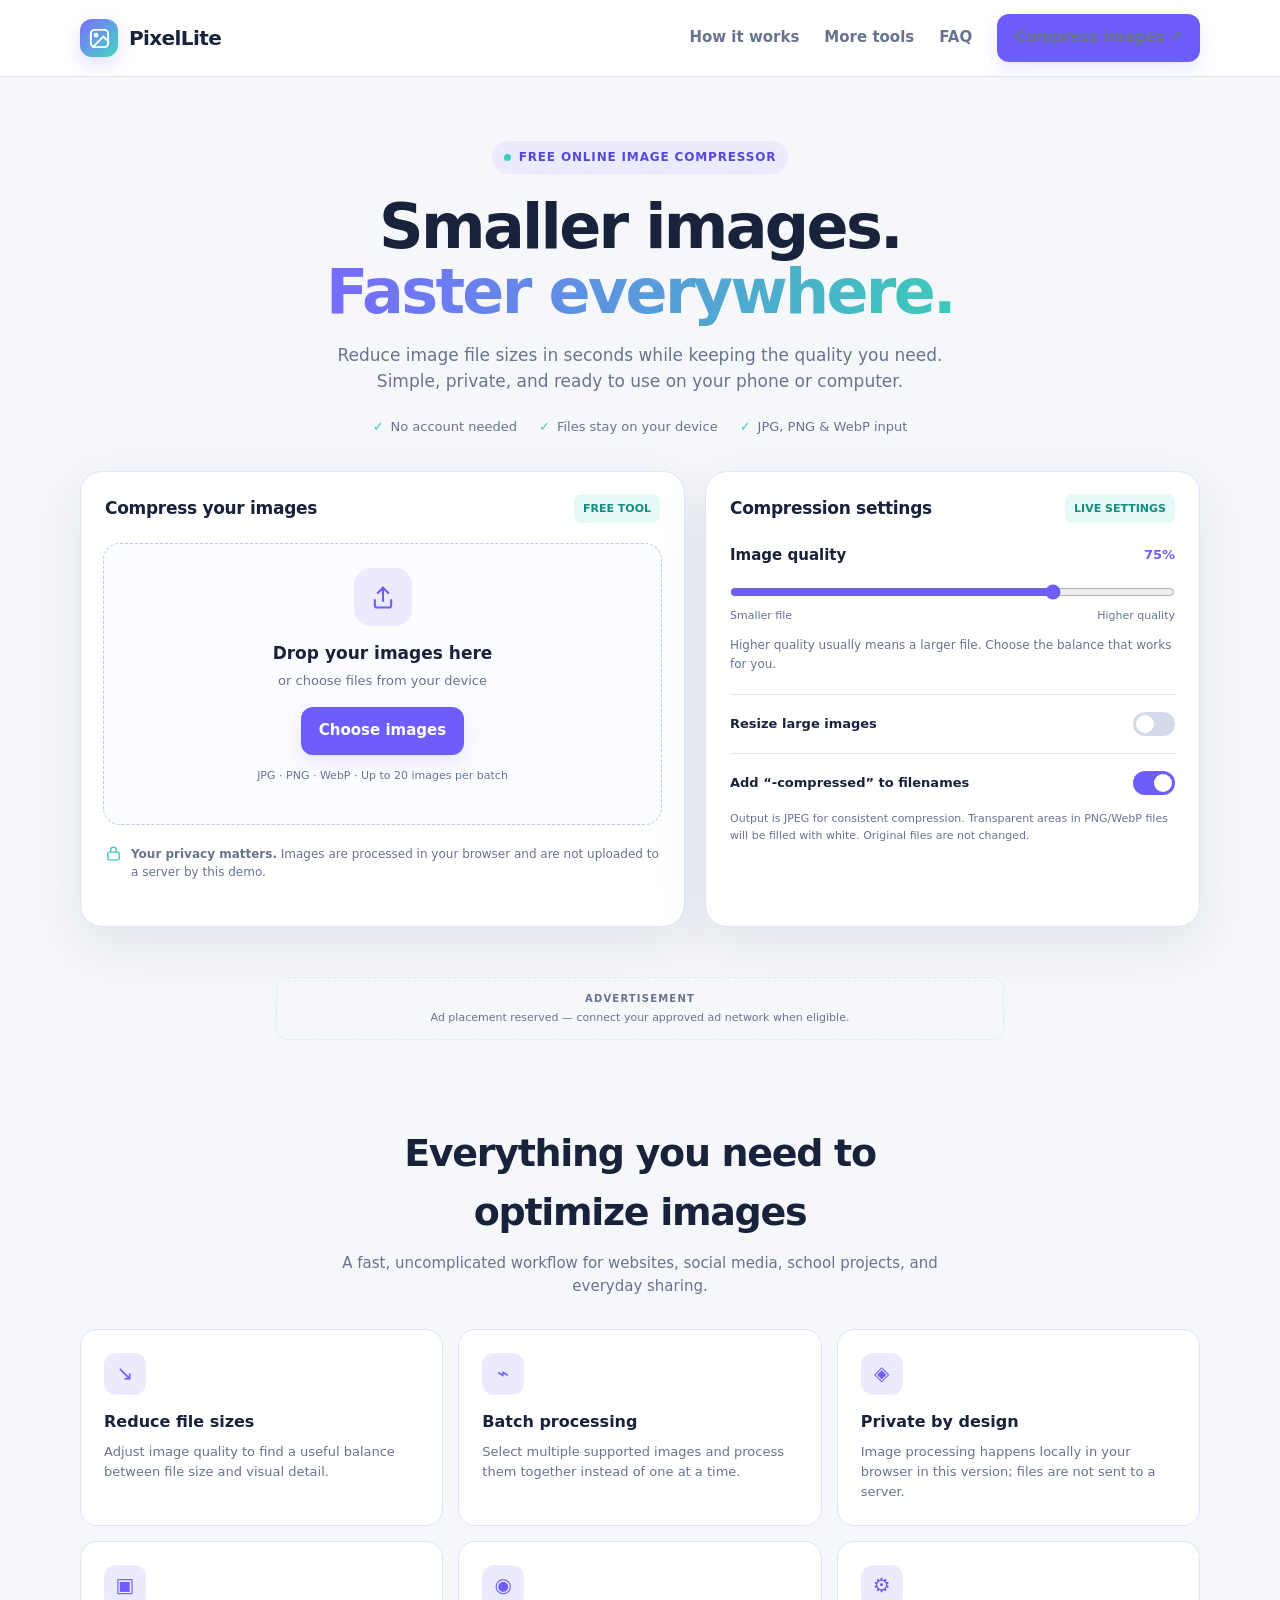
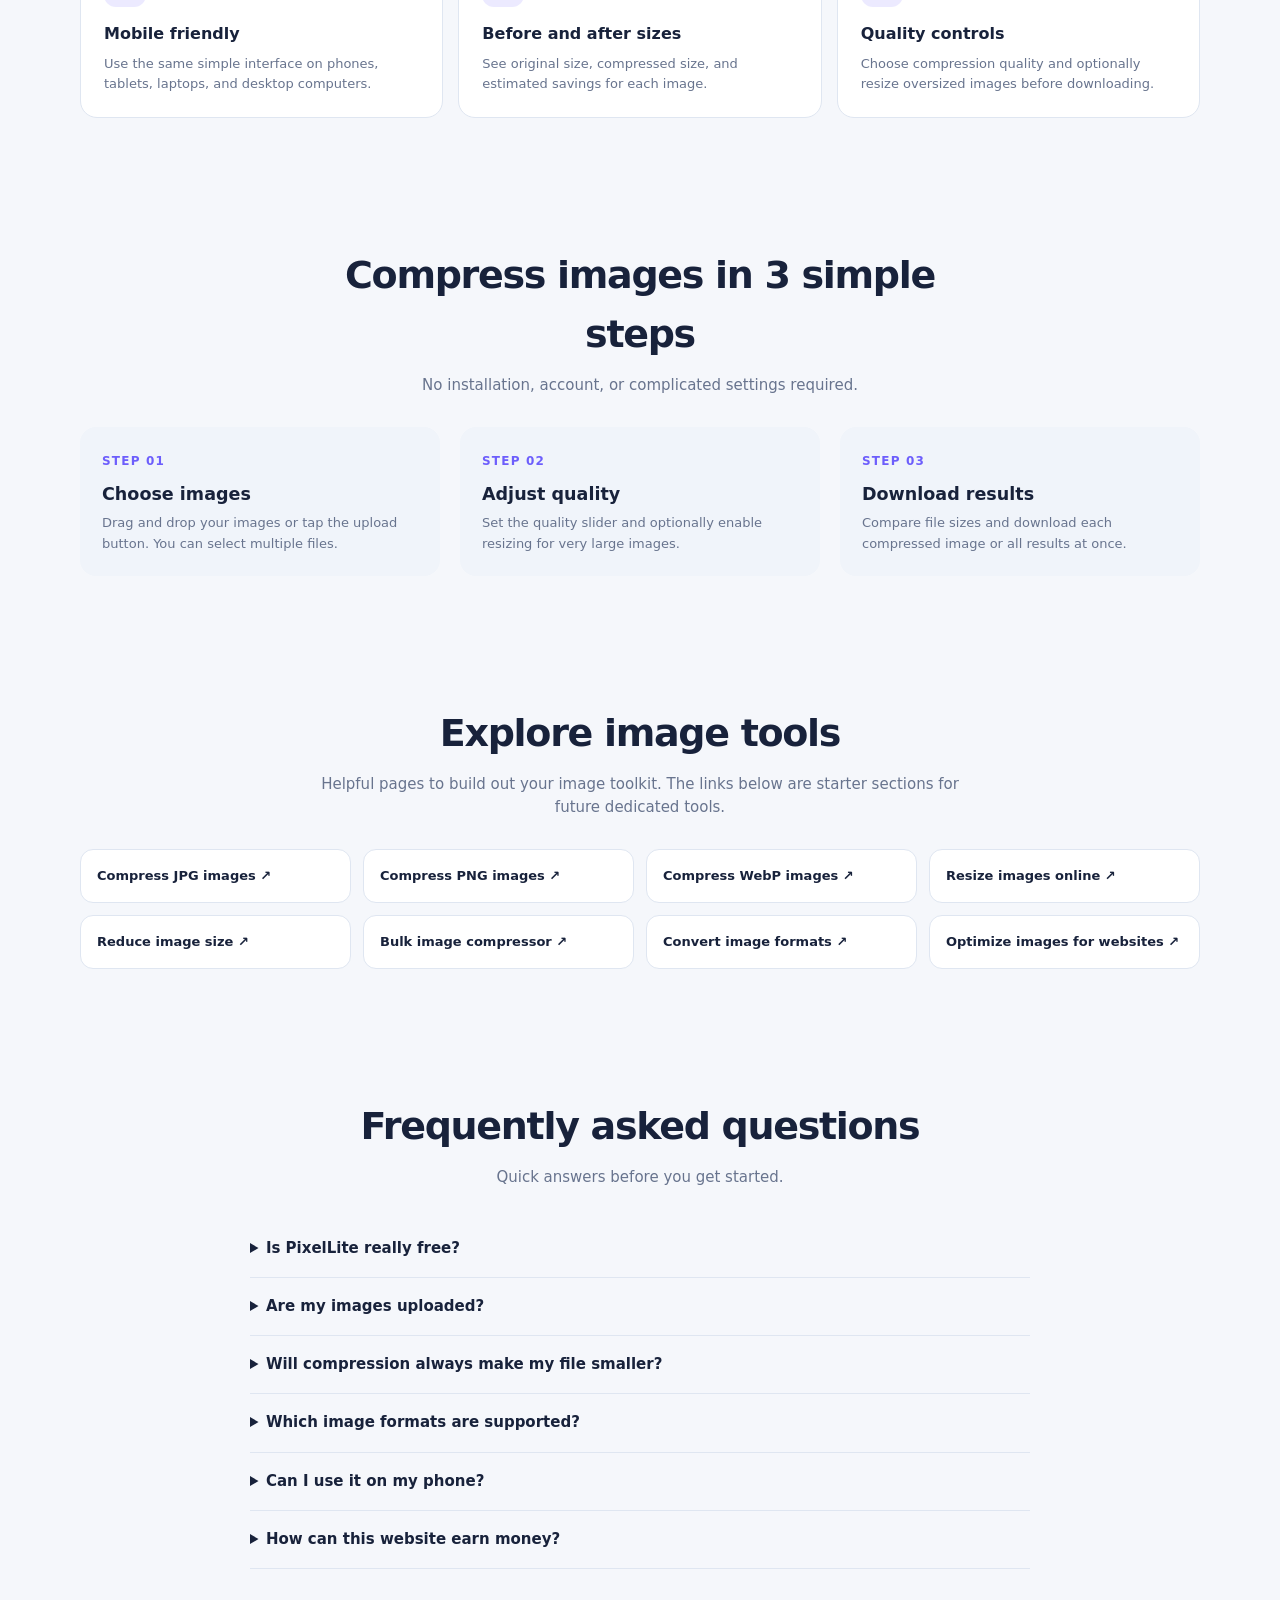
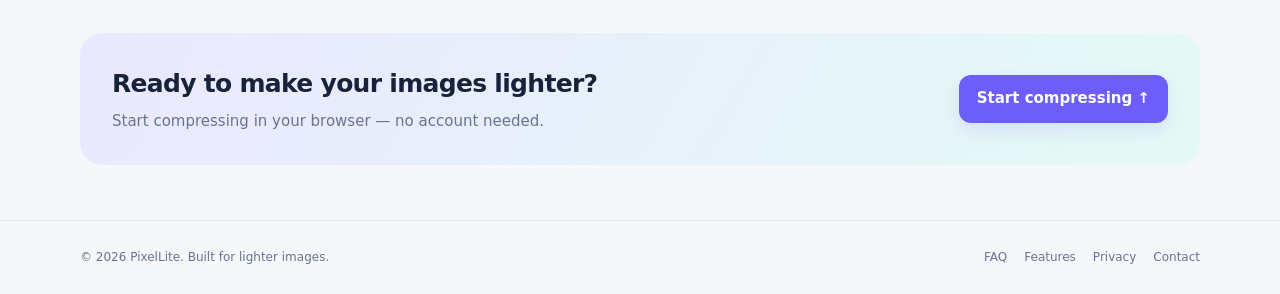
<file: compress-png/index.html>
<!DOCTYPE html>
<html lang="en">
<head>
<meta charset="UTF-8">
<meta name="viewport" content="width=device-width, initial-scale=1">
<title>Compress PNG Images Online | PixelLite</title>
<meta name="description" content="Reduce PNG image file sizes with PixelLite. Select images, adjust compression settings, and download optimized results. PNG transparency is converted to white in this JPEG-output version.">
<meta name="keywords" content="compress image online, image compressor, compress JPG, compress PNG, reduce image size, WebP">
<meta name="theme-color" content="#10172b">
<link rel="canonical" href="https://vision-images.pages.dev/compress-png/">
<meta property="og:title" content="PixelLite — Free Online Image Compressor">
<meta property="og:description" content="Make images smaller in seconds. Private, simple, and free.">
<meta property="og:type" content="website">
<style>
:root{color-scheme:light dark;--bg:light-dark(#f5f7fb,#0b1020);--surface:light-dark(#fff,#121a2e);--surface2:light-dark(#f0f4fa,#19233a);--text:light-dark(#18223b,#f1f5ff);--muted:light-dark(#68748e,#a3afc9);--border:light-dark(#dfe6f1,#293650);--accent:#6d5efc;--accent2:#3dcbba;--danger:#d64b63;--shadow:0 18px 55px rgba(22,35,68,.09)}
*{box-sizing:border-box}html{scroll-behavior:smooth}body{margin:0;background:var(--bg);color:var(--text);font:15px/1.55 Inter,ui-sans-serif,system-ui,-apple-system,BlinkMacSystemFont,"Segoe UI",sans-serif}button,input{font:inherit}button{cursor:pointer}.root{min-height:100vh;background:var(--bg)}.wrap{width:min(1120px,calc(100% - 36px));margin:auto}.topbar{border-bottom:1px solid var(--border);background:var(--surface)}.nav{height:76px;display:flex;align-items:center;justify-content:space-between;gap:20px}.brand{display:flex;align-items:center;gap:11px;text-decoration:none;color:var(--text);font-size:20px;font-weight:850;letter-spacing:-.6px}.logo{width:38px;height:38px;border-radius:12px;background:linear-gradient(135deg,#7c6dff,#42d7c1);display:grid;place-items:center;color:white;box-shadow:0 7px 18px #6d5efc35}.logo svg{width:23px}.navlinks{display:flex;align-items:center;gap:25px}.navlinks a{color:var(--muted);text-decoration:none;font-weight:650}.navlinks a:hover{color:var(--accent)}.nav-cta,.primary{border:0;background:var(--accent);color:white;padding:12px 18px;border-radius:12px;font-weight:800;box-shadow:0 7px 18px #6d5efc25}.hero{text-align:center;padding:64px 0 34px}.eyebrow{display:inline-flex;align-items:center;gap:8px;padding:7px 12px;border-radius:999px;background:light-dark(#eceaff,#242044);color:light-dark(#5749d8,#bdb5ff);font-size:12px;font-weight:850;letter-spacing:.07em;text-transform:uppercase}.eyedot{width:7px;height:7px;background:var(--accent2);border-radius:50%}h1{font-size:clamp(36px,6vw,62px);line-height:1.06;letter-spacing:-2.7px;margin:20px auto 17px;max-width:820px}h1 span{background:linear-gradient(100deg,#7869ff,#3acbb8);background-clip:text;-webkit-background-clip:text;color:transparent}.hero p{color:var(--muted);font-size:17px;max-width:640px;margin:0 auto}.trustrow{display:flex;justify-content:center;gap:22px;flex-wrap:wrap;margin-top:22px;color:var(--muted);font-size:13px}.trustrow span{display:flex;align-items:center;gap:7px}.check{color:var(--accent2);font-weight:900}.workspace{display:grid;grid-template-columns:1.1fr .9fr;gap:20px;align-items:stretch;padding-bottom:30px}.panel{background:var(--surface);border:1px solid var(--border);border-radius:22px;box-shadow:var(--shadow);overflow:hidden}.panelhead{padding:22px 24px 0;display:flex;align-items:center;justify-content:space-between;gap:12px}.panelhead h2{font-size:17px;margin:0;letter-spacing:-.3px}.pill{font-size:11px;font-weight:800;color:light-dark(#178b7f,#72e2d2);background:light-dark(#e5faf6,#123a3a);padding:6px 9px;border-radius:8px}.dropzone{margin:20px 22px;border:1.5px dashed light-dark(#bfc8dd,#455271);border-radius:17px;min-height:250px;display:flex;flex-direction:column;align-items:center;justify-content:center;text-align:center;padding:24px;transition:.2s;background:light-dark(#fbfcff,#151e34)}.dropzone.dragover{border-color:var(--accent);background:light-dark(#f0eeff,#242044)}.uploadicon{width:58px;height:58px;border-radius:17px;display:grid;place-items:center;background:light-dark(#eceaff,#29254b);color:var(--accent);margin-bottom:14px}.uploadicon svg{width:28px;height:28px}.dropzone h3{margin:0 0 5px;font-size:17px}.dropzone p{color:var(--muted);margin:0 0 16px;font-size:13px}.filetypes{font-size:11px!important;margin-top:12px!important}.secondary{border:1px solid var(--border);background:var(--surface);color:var(--text);padding:11px 16px;border-radius:11px;font-weight:750}.secondary:hover{border-color:var(--accent)}#fileInput{display:none}.privacy{display:flex;gap:9px;align-items:flex-start;margin:0 24px 22px;color:var(--muted);font-size:12px}.privacy svg{width:17px;min-width:17px;color:var(--accent2)}.settings{padding:21px 24px 24px}.settingline{display:flex;align-items:center;justify-content:space-between;gap:14px;margin-bottom:10px}.settingline label{font-weight:750}.qualityvalue{font-size:13px;color:var(--accent);font-weight:900}.range{width:100%;accent-color:var(--accent);margin:7px 0 5px}.rangeends{display:flex;justify-content:space-between;color:var(--muted);font-size:11px}.settingnote{font-size:12px;color:var(--muted);margin:12px 0 20px}.toggleline{display:flex;justify-content:space-between;gap:12px;align-items:center;border-top:1px solid var(--border);padding-top:17px;margin-top:17px}.toggleline label{font-size:13px;font-weight:700}.switch{position:relative;width:42px;height:24px;flex-shrink:0}.switch input{opacity:0;width:0;height:0}.slider{position:absolute;inset:0;background:light-dark(#d3dbea,#3a4762);border-radius:99px;transition:.2s}.slider:before{content:"";position:absolute;width:18px;height:18px;left:3px;top:3px;background:white;border-radius:50%;transition:.2s}.switch input:checked+.slider{background:var(--accent)}.switch input:checked+.slider:before{transform:translateX(18px)}.formatnote{color:var(--muted);font-size:11px;margin:15px 0 0}.filelist{padding:0 22px 22px;display:grid;gap:10px}.fileitem{border:1px solid var(--border);border-radius:14px;padding:12px;display:grid;grid-template-columns:48px minmax(0,1fr) auto;gap:12px;align-items:center}.thumb{width:48px;height:48px;border-radius:10px;object-fit:cover;background:var(--surface2)}.filename{font-weight:750;font-size:13px;white-space:nowrap;overflow:hidden;text-overflow:ellipsis}.filesub{color:var(--muted);font-size:11px;margin-top:3px}.fileactions{display:flex;align-items:center;gap:7px}.downloadone{border:0;border-radius:9px;background:light-dark(#eceaff,#29254b);color:light-dark(#5749d8,#c3bcff);padding:8px 10px;font-size:11px;font-weight:850}.removeone{border:0;background:transparent;color:var(--muted);font-size:18px;padding:5px}.results{margin:0 22px 22px;padding:18px;border-radius:15px;background:var(--surface2);display:none}.resulttop{display:flex;justify-content:space-between;gap:10px;align-items:center}.resulttop strong{font-size:14px}.saved{font-size:12px;font-weight:900;color:light-dark(#128c7e,#62e0cf)}.stats{display:grid;grid-template-columns:repeat(3,1fr);gap:8px;margin-top:14px}.stat{background:var(--surface);border:1px solid var(--border);padding:12px;border-radius:11px;min-width:0}.stat span{display:block;color:var(--muted);font-size:10px;margin-bottom:5px}.stat strong{font-size:15px;letter-spacing:-.4px;overflow-wrap:anywhere}.actions{display:flex;gap:9px;margin-top:15px}.actions button{flex:1}.primary:disabled{opacity:.5;cursor:not-allowed}.status{font-size:12px;color:var(--muted);min-height:18px;margin-top:12px}.section{padding:64px 0}.sectionhead{text-align:center;max-width:650px;margin:0 auto 30px}.sectionhead h2{font-size:clamp(26px,4vw,38px);letter-spacing:-1.3px;margin:0 0 10px}.sectionhead p{color:var(--muted);margin:0}.featuregrid{display:grid;grid-template-columns:repeat(3,1fr);gap:15px}.feature{padding:23px;background:var(--surface);border:1px solid var(--border);border-radius:17px}.featureicon{width:42px;height:42px;border-radius:12px;background:light-dark(#eceaff,#29254b);display:grid;place-items:center;color:var(--accent);font-size:20px}.feature h3{margin:15px 0 7px;font-size:16px}.feature p{color:var(--muted);font-size:13px;margin:0}.howgrid{display:grid;grid-template-columns:repeat(3,1fr);gap:20px}.step{padding:22px;border-radius:16px;background:var(--surface2)}.stepnum{color:var(--accent);font-size:12px;font-weight:900;letter-spacing:.1em}.step h3{margin:9px 0 5px}.step p{color:var(--muted);font-size:13px;margin:0}.seo-tools{display:grid;grid-template-columns:repeat(4,1fr);gap:12px}.tool-link{padding:16px;border:1px solid var(--border);border-radius:13px;text-decoration:none;color:var(--text);background:var(--surface);font-weight:750;font-size:13px}.tool-link:hover{border-color:var(--accent);color:var(--accent)}.faq{max-width:780px;margin:auto}.faq details{padding:17px 0;border-bottom:1px solid var(--border)}.faq summary{font-weight:800;cursor:pointer}.faq details p{color:var(--muted);font-size:14px;margin-bottom:0}.cta{padding:32px;border-radius:22px;background:linear-gradient(120deg,light-dark(#eae8ff,#211e47),light-dark(#e4faf5,#123b3a));display:flex;justify-content:space-between;align-items:center;gap:20px}.cta h2{margin:0 0 6px;font-size:25px;letter-spacing:-.7px}.cta p{margin:0;color:var(--muted)}footer{border-top:1px solid var(--border);padding:27px 0;color:var(--muted);font-size:12px}.footrow{display:flex;justify-content:space-between;gap:18px;flex-wrap:wrap}.footlinks{display:flex;gap:17px;flex-wrap:wrap}.footlinks a{color:var(--muted);text-decoration:none}.toast{position:fixed;bottom:20px;left:50%;transform:translateX(-50%);background:var(--text);color:var(--bg);padding:12px 18px;border-radius:12px;box-shadow:var(--shadow);display:none;z-index:10;font-size:13px;font-weight:750}.adslot{border:1px dashed var(--border);border-radius:12px;padding:13px;text-align:center;color:var(--muted);font-size:11px;margin:20px auto;max-width:728px}.adslot strong{display:block;color:var(--muted);font-size:10px;letter-spacing:.12em;margin-bottom:3px}.hidden{display:none!important}
@media(max-width:800px){.workspace{grid-template-columns:1fr}.hero{padding-top:48px}.featuregrid{grid-template-columns:repeat(2,1fr)}.seo-tools{grid-template-columns:repeat(2,1fr)}.navlinks{gap:12px}.navlinks a:not(.nav-cta){display:none}.howgrid{gap:10px}.step{padding:16px}}
@media(max-width:520px){.wrap{width:calc(100% - 24px)}.nav{height:65px}.brand{font-size:18px}.nav-cta{padding:10px 12px;font-size:12px}.hero{padding:39px 0 25px}h1{letter-spacing:-1.7px}.hero p{font-size:15px}.trustrow{gap:10px;font-size:11px}.panelhead{padding:18px 17px 0}.dropzone{margin:16px;min-height:225px;padding:18px}.privacy{margin:0 18px 18px}.settings{padding:18px}.filelist{padding:0 14px 15px}.fileitem{grid-template-columns:40px minmax(0,1fr) auto;gap:8px;padding:9px}.thumb{width:40px;height:40px}.downloadone{padding:7px;font-size:10px}.removeone{display:none}.results{margin:0 14px 15px;padding:13px}.stats{gap:5px}.stat{padding:9px}.stat strong{font-size:13px}.actions{flex-direction:column}.section{padding:45px 0}.featuregrid{grid-template-columns:1fr}.howgrid{grid-template-columns:1fr}.seo-tools{grid-template-columns:1fr 1fr}.cta{align-items:flex-start;flex-direction:column;padding:23px}.cta h2{font-size:22px}}
</style>
</head>
<body>
<div class="root">
<header class="topbar"><div class="wrap nav">
<a class="brand" href="../#" aria-label="PixelLite home"><span class="logo"><svg viewBox="0 0 24 24" fill="none" stroke="currentColor" stroke-width="2"><rect x="3" y="3" width="18" height="18" rx="4"/><circle cx="8.5" cy="8.5" r="1.5"/><path d="m21 15-5-5L5 21"/></svg></span>PixelLite</a>
<nav class="navlinks"><a href="../#how">How it works</a><a href="../#tools">More tools</a><a href="../#faq">FAQ</a><a class="nav-cta" href="../#compressor">Compress images ↗</a></nav>
</div></header>
<main>
<section class="hero wrap">
<div class="eyebrow"><span class="eyedot"></span> Free online image compressor</div>
<h1>Smaller images.<br><span>Faster everywhere.</span></h1>
<p>Reduce image file sizes in seconds while keeping the quality you need. Simple, private, and ready to use on your phone or computer.</p>
<div class="trustrow"><span><b class="check">✓</b> No account needed</span><span><b class="check">✓</b> Files stay on your device</span><span><b class="check">✓</b> JPG, PNG & WebP input</span></div>
</section>
<div class="wrap workspace" id="compressor">
<section class="panel">
<div class="panelhead"><h2>Compress your images</h2><span class="pill">FREE TOOL</span></div>
<div class="dropzone" id="dropzone" role="button" tabindex="0" aria-label="Choose or drop images">
<div class="uploadicon"><svg viewBox="0 0 24 24" fill="none" stroke="currentColor" stroke-width="1.8"><path d="M12 16V4m-5 5 5-5 5 5"/><path d="M5 14v5a2 2 0 0 0 2 2h10a2 2 0 0 0 2-2v-5"/></svg></div>
<h3>Drop your images here</h3><p>or choose files from your device</p>
<button class="primary" id="chooseBtn" type="button">Choose images</button>
<p class="filetypes">JPG · PNG · WebP · Up to 20 images per batch</p>
</div>
<input id="fileInput" type="file" accept="image/jpeg,image/png,image/webp" multiple>
<div class="privacy"><svg viewBox="0 0 24 24" fill="none" stroke="currentColor" stroke-width="2"><rect x="4" y="10" width="16" height="11" rx="2"/><path d="M8 10V7a4 4 0 0 1 8 0v3"/></svg><span><strong>Your privacy matters.</strong> Images are processed in your browser and are not uploaded to a server by this demo.</span></div>
<div id="fileList" class="filelist"></div>
<div class="results" id="results">
<div class="resulttop"><strong>Compression summary</strong><span class="saved" id="savedBadge">Ready</span></div>
<div class="stats"><div class="stat"><span>Original total</span><strong id="originalTotal">—</strong></div><div class="stat"><span>Compressed total</span><strong id="compressedTotal">—</strong></div><div class="stat"><span>Space saved</span><strong id="savedTotal">—</strong></div></div>
<div class="actions"><button class="primary" id="downloadAll" disabled>Download all images</button><button class="secondary" id="clearAll">Clear all</button></div>
<div class="status" id="status" role="status" aria-live="polite"></div>
</div>
</section>
<aside class="panel">
<div class="panelhead"><h2>Compression settings</h2><span class="pill">LIVE SETTINGS</span></div>
<div class="settings">
<div class="settingline"><label for="quality">Image quality</label><span class="qualityvalue" id="qualityValue">75%</span></div>
<input class="range" id="quality" type="range" min="20" max="95" value="75" step="5">
<div class="rangeends"><span>Smaller file</span><span>Higher quality</span></div>
<p class="settingnote">Higher quality usually means a larger file. Choose the balance that works for you.</p>
<div class="toggleline"><label for="resizeToggle">Resize large images</label><label class="switch"><input id="resizeToggle" type="checkbox"><span class="slider"></span></label></div>
<div id="resizeOptions" class="hidden">
<div class="settingline" style="margin-top:15px"><label for="maxWidth">Maximum width</label><span class="qualityvalue" id="widthValue">1920 px</span></div>
<input class="range" id="maxWidth" type="range" min="640" max="2560" value="1920" step="160">
<p class="settingnote">Images wider than this will be scaled down proportionally.</p>
</div>
<div class="toggleline"><label for="keepNames">Add “-compressed” to filenames</label><label class="switch"><input id="keepNames" type="checkbox" checked><span class="slider"></span></label></div>
<p class="formatnote">Output is JPEG for consistent compression. Transparent areas in PNG/WebP files will be filled with white. Original files are not changed.</p>
</div>
</aside>
</div>
<div class="wrap"><div class="adslot"><strong>ADVERTISEMENT</strong>Ad placement reserved — connect your approved ad network when eligible.</div></div>
<section class="section wrap" id="features">
<div class="sectionhead"><h2>Everything you need to optimize images</h2><p>A fast, uncomplicated workflow for websites, social media, school projects, and everyday sharing.</p></div>
<div class="featuregrid">
<article class="feature"><div class="featureicon">↘</div><h3>Reduce file sizes</h3><p>Adjust image quality to find a useful balance between file size and visual detail.</p></article>
<article class="feature"><div class="featureicon">⌁</div><h3>Batch processing</h3><p>Select multiple supported images and process them together instead of one at a time.</p></article>
<article class="feature"><div class="featureicon">◈</div><h3>Private by design</h3><p>Image processing happens locally in your browser in this version; files are not sent to a server.</p></article>
<article class="feature"><div class="featureicon">▣</div><h3>Mobile friendly</h3><p>Use the same simple interface on phones, tablets, laptops, and desktop computers.</p></article>
<article class="feature"><div class="featureicon">◉</div><h3>Before and after sizes</h3><p>See original size, compressed size, and estimated savings for each image.</p></article>
<article class="feature"><div class="featureicon">⚙</div><h3>Quality controls</h3><p>Choose compression quality and optionally resize oversized images before downloading.</p></article>
</div>
</section>
<section class="section wrap" id="how">
<div class="sectionhead"><h2>Compress images in 3 simple steps</h2><p>No installation, account, or complicated settings required.</p></div>
<div class="howgrid">
<div class="step"><span class="stepnum">STEP 01</span><h3>Choose images</h3><p>Drag and drop your images or tap the upload button. You can select multiple files.</p></div>
<div class="step"><span class="stepnum">STEP 02</span><h3>Adjust quality</h3><p>Set the quality slider and optionally enable resizing for very large images.</p></div>
<div class="step"><span class="stepnum">STEP 03</span><h3>Download results</h3><p>Compare file sizes and download each compressed image or all results at once.</p></div>
</div>
</section>
<section class="section wrap" id="tools">
<div class="sectionhead"><h2>Explore image tools</h2><p>Helpful pages to build out your image toolkit. The links below are starter sections for future dedicated tools.</p></div>
<div class="seo-tools">
<a class="tool-link" href="../#compressor" data-tool="jpg">Compress JPG images ↗</a><a class="tool-link" href="../#compressor" data-tool="png">Compress PNG images ↗</a><a class="tool-link" href="../#compressor" data-tool="webp">Compress WebP images ↗</a><a class="tool-link" href="../#compressor" data-tool="resize">Resize images online ↗</a><a class="tool-link" href="../#compressor" data-tool="reduce">Reduce image size ↗</a><a class="tool-link" href="../#compressor" data-tool="batch">Bulk image compressor ↗</a><a class="tool-link" href="../#compressor" data-tool="convert">Convert image formats ↗</a><a class="tool-link" href="../#compressor" data-tool="website">Optimize images for websites ↗</a>
</div>
</section>
<section class="section wrap" id="faq">
<div class="sectionhead"><h2>Frequently asked questions</h2><p>Quick answers before you get started.</p></div>
<div class="faq">
<details><summary>Is PixelLite really free?</summary><p>This demo has no payment step or account requirement. Hosting, traffic, and advanced features may have costs if you later expand the service.</p></details>
<details><summary>Are my images uploaded?</summary><p>No. The image processing in this version runs locally in your browser using the Canvas API. Avoid closing the page before downloads finish.</p></details>
<details><summary>Will compression always make my file smaller?</summary><p>No. Results depend on the source image and its format. Some images may not shrink much, and converting a transparent PNG to JPEG fills transparency with white.</p></details>
<details><summary>Which image formats are supported?</summary><p>JPG, PNG, and WebP files can be selected. The current version exports JPEG files to keep the compression process consistent.</p></details>
<details><summary>Can I use it on my phone?</summary><p>Yes. The layout adapts to mobile screens. Very large images or many files at once can use significant memory on older phones.</p></details>
<details><summary>How can this website earn money?</summary><p>You can later test contextual ads, offer a paid bulk-processing workflow, or add premium tools. Publish a privacy policy and follow the ad provider's eligibility and consent rules before enabling advertising.</p></details>
</div>
</section>
<section class="wrap" style="padding-bottom:55px"><div class="cta"><div><h2>Ready to make your images lighter?</h2><p>Start compressing in your browser — no account needed.</p></div><a href="../#compressor" class="primary" style="text-decoration:none;white-space:nowrap">Start compressing ↑</a></div></section>
</main>
<footer><div class="wrap footrow"><span>© <span id="year"></span> PixelLite. Built for lighter images.</span><div class="footlinks"><a href="../#faq">FAQ</a><a href="../#features">Features</a><a href="../#privacy-note" id="privacyLink">Privacy</a><a href="../#contact" id="contactLink">Contact</a></div></div><div class="wrap hidden" id="footerNotice" style="margin-top:12px">Privacy note: files are processed locally in your browser in this demo. Add your own contact details and a complete privacy policy before publishing a monetized site.</div></footer>
<div class="toast" id="toast" role="status"></div>
</div>
<script>
(() => {
const input = document.getElementById('fileInput');
const dropzone = document.getElementById('dropzone');
const chooseBtn = document.getElementById('chooseBtn');
const fileList = document.getElementById('fileList');
const quality = document.getElementById('quality');
const qualityValue = document.getElementById('qualityValue');
const resizeToggle = document.getElementById('resizeToggle');
const resizeOptions = document.getElementById('resizeOptions');
const maxWidth = document.getElementById('maxWidth');
const widthValue = document.getElementById('widthValue');
const keepNames = document.getElementById('keepNames');
const results = document.getElementById('results');
const status = document.getElementById('status');
const downloadAll = document.getElementById('downloadAll');
const clearAll = document.getElementById('clearAll');
const toast = document.getElementById('toast');
let items = [];
let toastTimer;

document.getElementById('year').textContent = new Date().getFullYear();
chooseBtn.addEventListener('click', e => { e.stopPropagation(); input.click(); });
dropzone.addEventListener('click', e => { if(e.target !== chooseBtn) input.click(); });
dropzone.addEventListener('keydown', e => { if(e.key === 'Enter' || e.key === ' '){ e.preventDefault(); input.click(); } });
input.addEventListener('change', e => addFiles([...e.target.files]));
['dragenter','dragover'].forEach(name => dropzone.addEventListener(name, e => {e.preventDefault();dropzone.classList.add('dragover');}));
['dragleave','drop'].forEach(name => dropzone.addEventListener(name, e => {e.preventDefault();dropzone.classList.remove('dragover');}));
dropzone.addEventListener('drop', e => addFiles([...e.dataTransfer.files]));
quality.addEventListener('input', () => { qualityValue.textContent = quality.value + '%'; });
resizeToggle.addEventListener('change', () => resizeOptions.classList.toggle('hidden', !resizeToggle.checked));
maxWidth.addEventListener('input', () => { widthValue.textContent = maxWidth.value + ' px'; });
clearAll.addEventListener('click', clearFiles);
downloadAll.addEventListener('click', downloadResults);
document.getElementById('privacyLink').addEventListener('click', e => {e.preventDefault();document.getElementById('footerNotice').classList.toggle('hidden');});
document.getElementById('contactLink').addEventListener('click', e => {e.preventDefault();showToast('Add your real support email before publishing.');});
document.querySelectorAll('[data-tool]').forEach(a => a.addEventListener('click', () => showToast('This is a starter link. The main compressor is ready to use.')));

function formatBytes(bytes) {
 if (!Number.isFinite(bytes)) return '—';
 if (bytes < 1024) return bytes + ' B';
 const units = ['KB','MB','GB']; let n = bytes / 1024, i = 0;
 while(n >= 1024 && i < units.length - 1){n /= 1024;i++;}
 return n.toFixed(n >= 100 ? 0 : n >= 10 ? 1 : 2) + ' ' + units[i];
}
function addFiles(files) {
 const allowed = ['image/jpeg','image/png','image/webp'];
 const candidates = files.filter(f => allowed.includes(f.type));
 if(!candidates.length && files.length) { showToast('Choose JPG, PNG, or WebP images.'); return; }
 let room = Math.max(0,20-items.length);
 const accepted = candidates.slice(0,room);
 if(candidates.length > room) showToast('Maximum 20 images per batch.');
 accepted.forEach(file => {
   const id = (crypto.randomUUID ? crypto.randomUUID() : String(Date.now()+Math.random()));
   const item = {id,file,blob:null,url:null,thumb:null,state:'queued',error:''};
   items.push(item);
   renderItem(item);
 });
 if(accepted.length) {
   results.style.display = 'block';
   status.textContent = accepted.length + ' image(s) added. Compressing…';
   processQueued();
 }
 input.value = '';
}
function renderItem(item) {
 const row = document.createElement('div'); row.className = 'fileitem'; row.dataset.id = item.id;
 const thumb = document.createElement('img'); thumb.className = 'thumb'; thumb.alt = ''; thumb.src = URL.createObjectURL(item.file); item.thumb = thumb.src;
 const details = document.createElement('div');
 const name = document.createElement('div'); name.className = 'filename'; name.textContent = item.file.name; name.title = item.file.name;
 const sub = document.createElement('div'); sub.className = 'filesub'; sub.textContent = formatBytes(item.file.size) + ' · Waiting…'; sub.dataset.sub = '1';
 details.append(name,sub);
 const actions = document.createElement('div'); actions.className = 'fileactions';
 const dl = document.createElement('button'); dl.className = 'downloadone'; dl.textContent = 'Wait'; dl.disabled = true; dl.dataset.download = '1';
 const remove = document.createElement('button'); remove.className = 'removeone'; remove.textContent = '×'; remove.setAttribute('aria-label','Remove '+item.file.name); remove.addEventListener('click',()=>removeItem(item.id));
 actions.append(dl,remove); row.append(thumb,details,actions); fileList.append(row);
}
async function processQueued() {
 const queue = items.filter(x => x.state === 'queued');
 for(const item of queue) {
   item.state = 'processing'; updateItem(item);
   try { await compress(item); item.state = 'done'; }
   catch(err) { item.state = 'error'; item.error = err && err.message ? err.message : 'Could not process image'; }
   updateItem(item);
 }
 updateSummary();
 const errors = items.filter(x=>x.state==='error').length;
 status.textContent = errors ? 'Finished with '+errors+' file(s) that could not be processed.' : 'All available images are ready.';
}
function compress(item) {
 return new Promise((resolve,reject) => {
   const reader = new FileReader();
   reader.onerror = () => reject(new Error('Could not read file'));
   reader.onload = () => {
     const img = new Image();
     img.onerror = () => reject(new Error('Unsupported or damaged image'));
     img.onload = () => {
       let w = img.naturalWidth, h = img.naturalHeight;
       if(resizeToggle.checked && w > Number(maxWidth.value)) { const ratio = Number(maxWidth.value)/w; w = Number(maxWidth.value); h = Math.max(1,Math.round(h*ratio)); }
       const canvas = document.createElement('canvas'); canvas.width=w; canvas.height=h;
       const ctx = canvas.getContext('2d');
       ctx.fillStyle = '#ffffff'; ctx.fillRect(0,0,w,h); ctx.drawImage(img,0,0,w,h);
       canvas.toBlob(blob => {
         if(!blob) {reject(new Error('Compression failed'));return;}
         item.blob = blob; item.url = URL.createObjectURL(blob);
         item.outputName = (keepNames.checked ? item.file.name.replace(/\.[^.]+$/,'')+'-compressed' : item.file.name.replace(/\.[^.]+$/,''))+'.jpg';
         resolve();
       },'image/jpeg',Number(quality.value)/100);
     };
     img.src = reader.result;
   };
   reader.readAsDataURL(item.file);
 });
}
function updateItem(item) {
 const row = [...fileList.children].find(el=>el.dataset.id===item.id); if(!row) return;
 const sub = row.querySelector('[data-sub]'), dl = row.querySelector('[data-download]');
 if(item.state==='processing'){sub.textContent=formatBytes(item.file.size)+' · Compressing…';dl.textContent='…';dl.disabled=true;}
 else if(item.state==='done'){
   const delta = item.file.size ? Math.round((1-item.blob.size/item.file.size)*100) : 0;
   sub.textContent=formatBytes(item.file.size)+' → '+formatBytes(item.blob.size)+' · '+(delta>0?delta+'% smaller':delta<0?Math.abs(delta)+'% larger':'same size');
   dl.textContent='Download';dl.disabled=false;dl.onclick=()=>downloadItem(item);
 } else if(item.state==='error'){sub.textContent=item.error;dl.textContent='Failed';dl.disabled=true;}
}
function updateSummary() {
 const ready = items.filter(x=>x.state==='done');
 const original = items.reduce((sum,x)=>sum+x.file.size,0);
 const compressed = ready.reduce((sum,x)=>sum+x.blob.size,0);
 document.getElementById('originalTotal').textContent=formatBytes(original);
 document.getElementById('compressedTotal').textContent=ready.length?formatBytes(compressed):'—';
 const diff = original-compressed;
 document.getElementById('savedTotal').textContent=ready.length?formatBytes(Math.abs(diff))+(diff>=0?' saved':' added'):'—';
 const percent = original ? Math.round((original-compressed)/original*100) : 0;
 document.getElementById('savedBadge').textContent=ready.length ? (percent>=0?percent+'% saved':Math.abs(percent)+'% larger') : 'Processing';
 downloadAll.disabled = ready.length===0;
}
function downloadItem(item) {
 if(!item.blob) return;
 const a=document.createElement('a');a.href=item.url;a.download=item.outputName;document.body.appendChild(a);a.click();a.remove();
}
async function downloadResults() {
 const ready=items.filter(x=>x.state==='done');
 if(!ready.length)return;
 if(ready.length===1){downloadItem(ready[0]);return;}
 // Download each file separately; browser may ask permission for multiple downloads.
 for(let i=0;i<ready.length;i++){downloadItem(ready[i]);await new Promise(r=>setTimeout(r,180));}
 status.textContent='Download started for '+ready.length+' images. Your browser may ask permission for multiple downloads.';
}
function removeItem(id) {
 const item=items.find(x=>x.id===id); if(!item)return;
 if(item.url)URL.revokeObjectURL(item.url);if(item.thumb)URL.revokeObjectURL(item.thumb);
 items=items.filter(x=>x.id!==id);
 const row=[...fileList.children].find(el=>el.dataset.id===id);if(row)row.remove();
 if(!items.length){results.style.display='none';status.textContent='';}else updateSummary();
}
function clearFiles() {
 items.forEach(x=>{if(x.url)URL.revokeObjectURL(x.url);if(x.thumb)URL.revokeObjectURL(x.thumb);});
 items=[];fileList.replaceChildren();results.style.display='none';status.textContent='';input.value='';
}
function showToast(message) {
 toast.textContent=message;toast.style.display='block';clearTimeout(toastTimer);toastTimer=setTimeout(()=>toast.style.display='none',2600);
}
})();
</script>
</body>
</html>
</file>
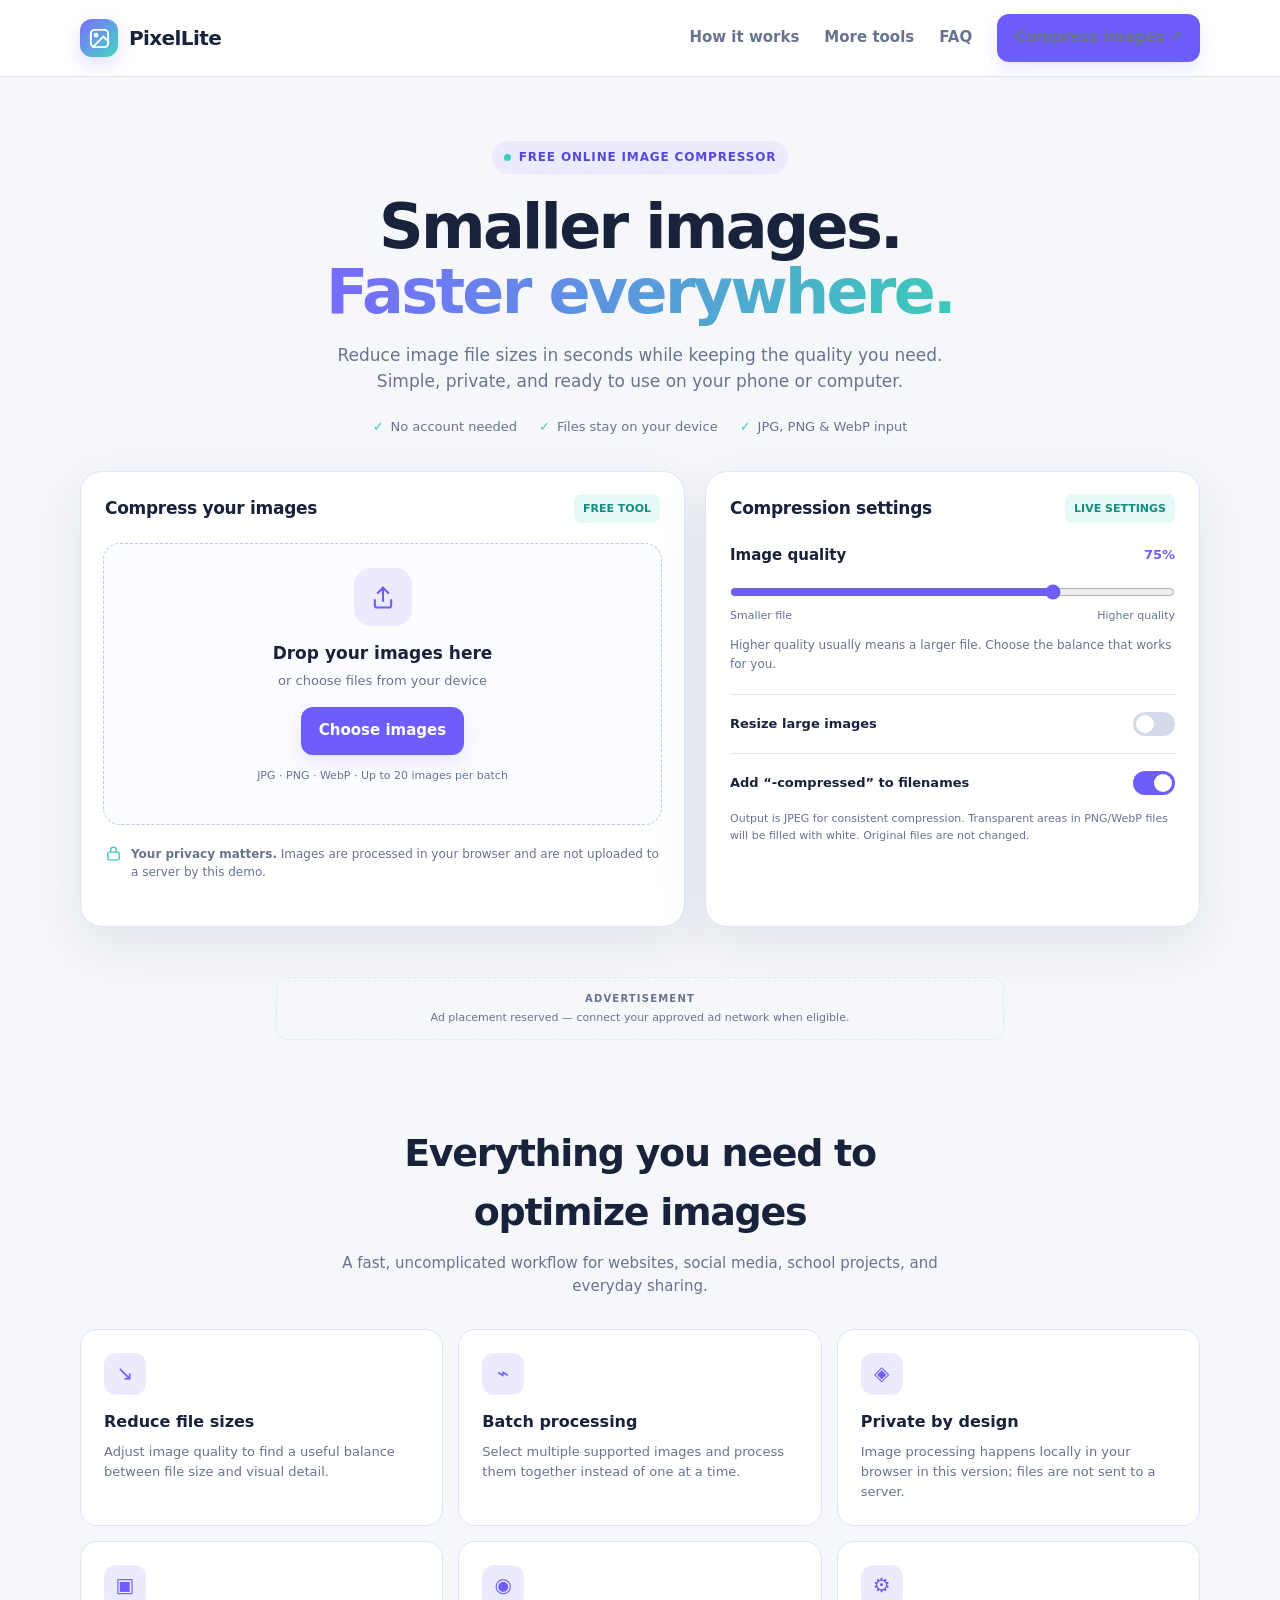
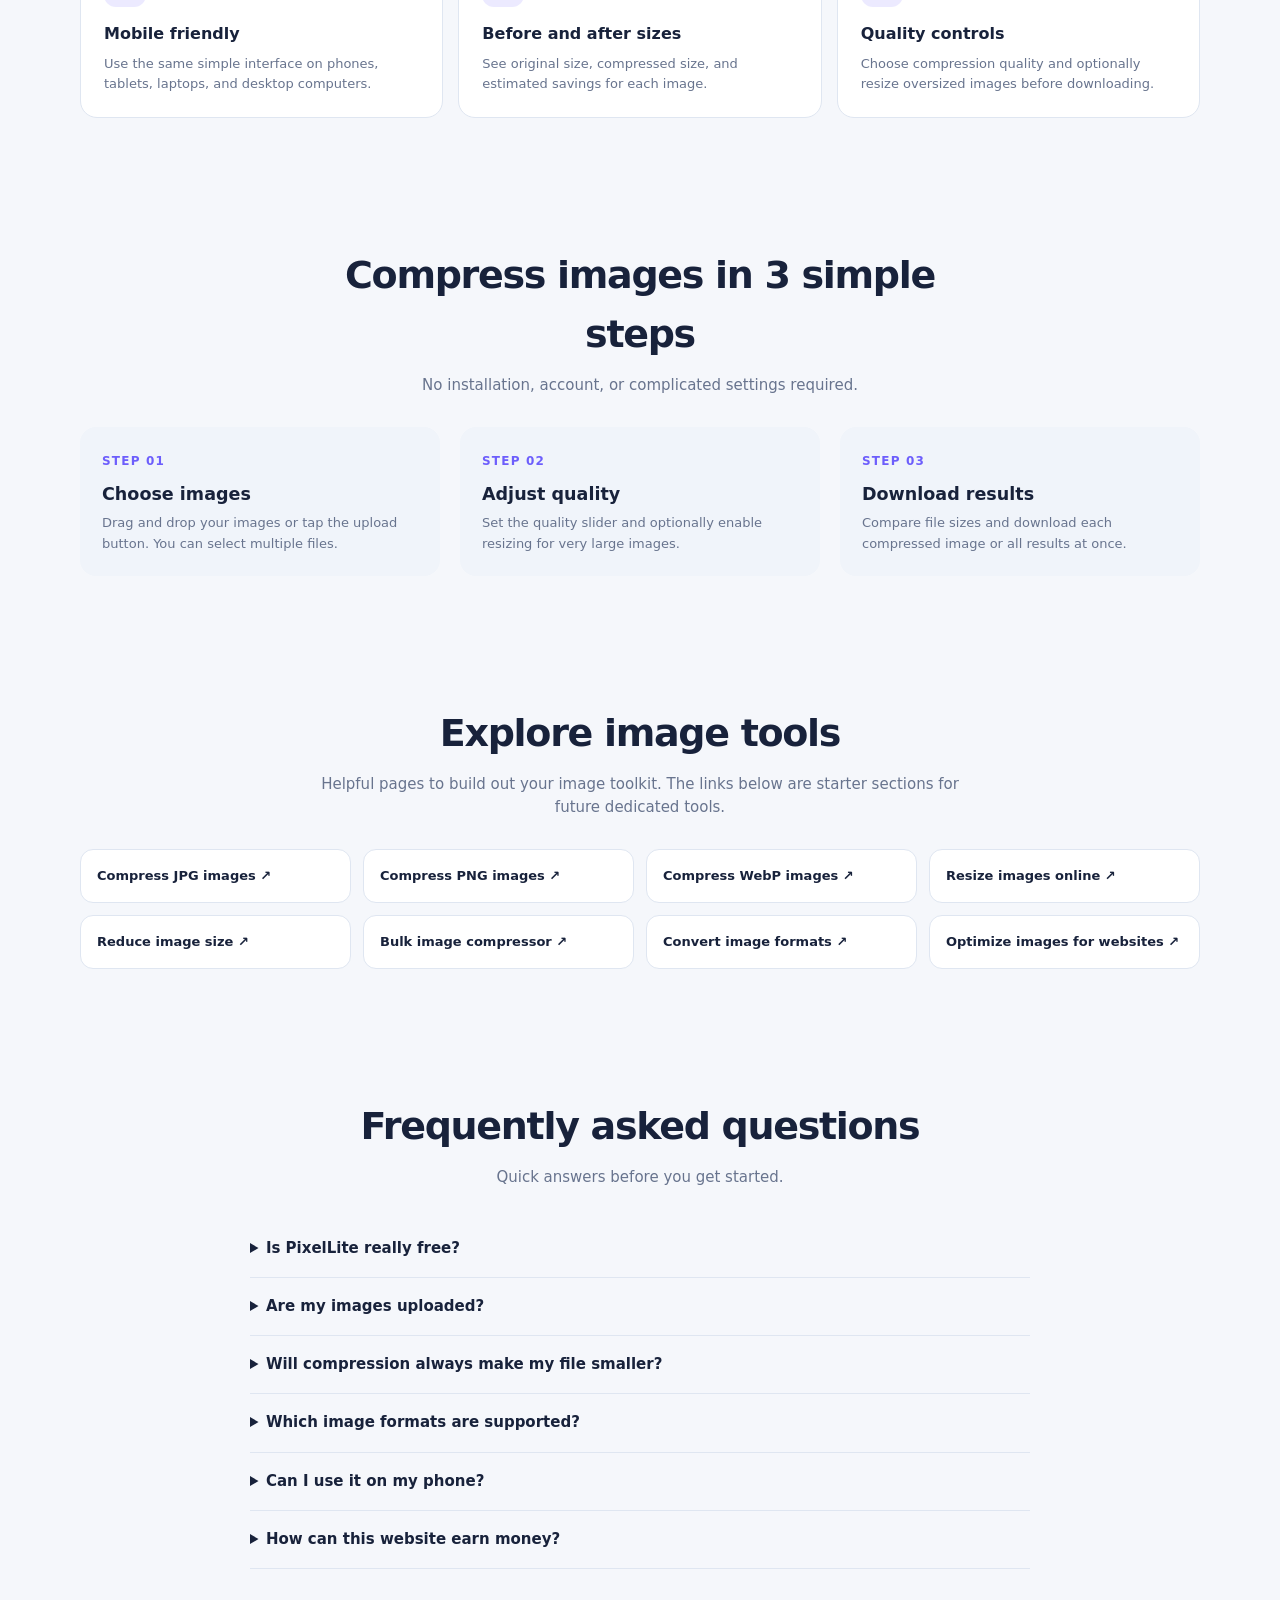
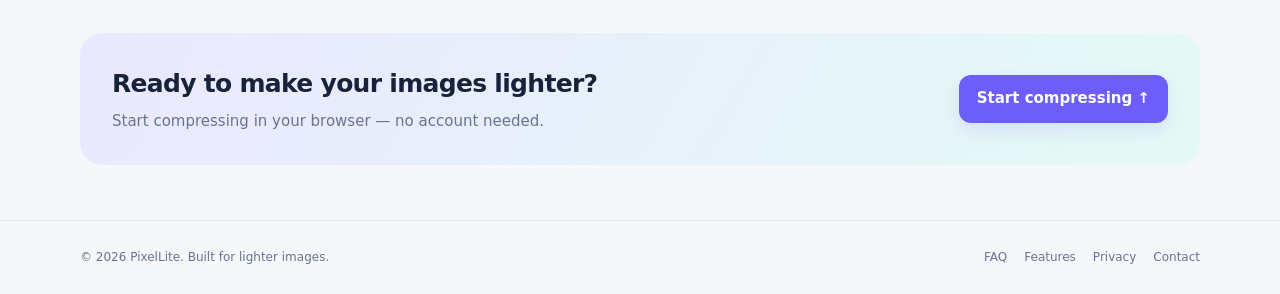
<file: compress-webp/index.html>
<!DOCTYPE html>
<html lang="en">
<head>
<meta charset="UTF-8">
<meta name="viewport" content="width=device-width, initial-scale=1">
<title>Compress WebP Images Online | PixelLite</title>
<meta name="description" content="Compress WebP images with PixelLite. Process images in your browser, compare sizes, and download JPEG output.">
<meta name="keywords" content="compress image online, image compressor, compress JPG, compress PNG, reduce image size, WebP">
<meta name="theme-color" content="#10172b">
<link rel="canonical" href="https://vision-images.pages.dev/compress-webp/">
<meta property="og:title" content="PixelLite — Free Online Image Compressor">
<meta property="og:description" content="Make images smaller in seconds. Private, simple, and free.">
<meta property="og:type" content="website">
<style>
:root{color-scheme:light dark;--bg:light-dark(#f5f7fb,#0b1020);--surface:light-dark(#fff,#121a2e);--surface2:light-dark(#f0f4fa,#19233a);--text:light-dark(#18223b,#f1f5ff);--muted:light-dark(#68748e,#a3afc9);--border:light-dark(#dfe6f1,#293650);--accent:#6d5efc;--accent2:#3dcbba;--danger:#d64b63;--shadow:0 18px 55px rgba(22,35,68,.09)}
*{box-sizing:border-box}html{scroll-behavior:smooth}body{margin:0;background:var(--bg);color:var(--text);font:15px/1.55 Inter,ui-sans-serif,system-ui,-apple-system,BlinkMacSystemFont,"Segoe UI",sans-serif}button,input{font:inherit}button{cursor:pointer}.root{min-height:100vh;background:var(--bg)}.wrap{width:min(1120px,calc(100% - 36px));margin:auto}.topbar{border-bottom:1px solid var(--border);background:var(--surface)}.nav{height:76px;display:flex;align-items:center;justify-content:space-between;gap:20px}.brand{display:flex;align-items:center;gap:11px;text-decoration:none;color:var(--text);font-size:20px;font-weight:850;letter-spacing:-.6px}.logo{width:38px;height:38px;border-radius:12px;background:linear-gradient(135deg,#7c6dff,#42d7c1);display:grid;place-items:center;color:white;box-shadow:0 7px 18px #6d5efc35}.logo svg{width:23px}.navlinks{display:flex;align-items:center;gap:25px}.navlinks a{color:var(--muted);text-decoration:none;font-weight:650}.navlinks a:hover{color:var(--accent)}.nav-cta,.primary{border:0;background:var(--accent);color:white;padding:12px 18px;border-radius:12px;font-weight:800;box-shadow:0 7px 18px #6d5efc25}.hero{text-align:center;padding:64px 0 34px}.eyebrow{display:inline-flex;align-items:center;gap:8px;padding:7px 12px;border-radius:999px;background:light-dark(#eceaff,#242044);color:light-dark(#5749d8,#bdb5ff);font-size:12px;font-weight:850;letter-spacing:.07em;text-transform:uppercase}.eyedot{width:7px;height:7px;background:var(--accent2);border-radius:50%}h1{font-size:clamp(36px,6vw,62px);line-height:1.06;letter-spacing:-2.7px;margin:20px auto 17px;max-width:820px}h1 span{background:linear-gradient(100deg,#7869ff,#3acbb8);background-clip:text;-webkit-background-clip:text;color:transparent}.hero p{color:var(--muted);font-size:17px;max-width:640px;margin:0 auto}.trustrow{display:flex;justify-content:center;gap:22px;flex-wrap:wrap;margin-top:22px;color:var(--muted);font-size:13px}.trustrow span{display:flex;align-items:center;gap:7px}.check{color:var(--accent2);font-weight:900}.workspace{display:grid;grid-template-columns:1.1fr .9fr;gap:20px;align-items:stretch;padding-bottom:30px}.panel{background:var(--surface);border:1px solid var(--border);border-radius:22px;box-shadow:var(--shadow);overflow:hidden}.panelhead{padding:22px 24px 0;display:flex;align-items:center;justify-content:space-between;gap:12px}.panelhead h2{font-size:17px;margin:0;letter-spacing:-.3px}.pill{font-size:11px;font-weight:800;color:light-dark(#178b7f,#72e2d2);background:light-dark(#e5faf6,#123a3a);padding:6px 9px;border-radius:8px}.dropzone{margin:20px 22px;border:1.5px dashed light-dark(#bfc8dd,#455271);border-radius:17px;min-height:250px;display:flex;flex-direction:column;align-items:center;justify-content:center;text-align:center;padding:24px;transition:.2s;background:light-dark(#fbfcff,#151e34)}.dropzone.dragover{border-color:var(--accent);background:light-dark(#f0eeff,#242044)}.uploadicon{width:58px;height:58px;border-radius:17px;display:grid;place-items:center;background:light-dark(#eceaff,#29254b);color:var(--accent);margin-bottom:14px}.uploadicon svg{width:28px;height:28px}.dropzone h3{margin:0 0 5px;font-size:17px}.dropzone p{color:var(--muted);margin:0 0 16px;font-size:13px}.filetypes{font-size:11px!important;margin-top:12px!important}.secondary{border:1px solid var(--border);background:var(--surface);color:var(--text);padding:11px 16px;border-radius:11px;font-weight:750}.secondary:hover{border-color:var(--accent)}#fileInput{display:none}.privacy{display:flex;gap:9px;align-items:flex-start;margin:0 24px 22px;color:var(--muted);font-size:12px}.privacy svg{width:17px;min-width:17px;color:var(--accent2)}.settings{padding:21px 24px 24px}.settingline{display:flex;align-items:center;justify-content:space-between;gap:14px;margin-bottom:10px}.settingline label{font-weight:750}.qualityvalue{font-size:13px;color:var(--accent);font-weight:900}.range{width:100%;accent-color:var(--accent);margin:7px 0 5px}.rangeends{display:flex;justify-content:space-between;color:var(--muted);font-size:11px}.settingnote{font-size:12px;color:var(--muted);margin:12px 0 20px}.toggleline{display:flex;justify-content:space-between;gap:12px;align-items:center;border-top:1px solid var(--border);padding-top:17px;margin-top:17px}.toggleline label{font-size:13px;font-weight:700}.switch{position:relative;width:42px;height:24px;flex-shrink:0}.switch input{opacity:0;width:0;height:0}.slider{position:absolute;inset:0;background:light-dark(#d3dbea,#3a4762);border-radius:99px;transition:.2s}.slider:before{content:"";position:absolute;width:18px;height:18px;left:3px;top:3px;background:white;border-radius:50%;transition:.2s}.switch input:checked+.slider{background:var(--accent)}.switch input:checked+.slider:before{transform:translateX(18px)}.formatnote{color:var(--muted);font-size:11px;margin:15px 0 0}.filelist{padding:0 22px 22px;display:grid;gap:10px}.fileitem{border:1px solid var(--border);border-radius:14px;padding:12px;display:grid;grid-template-columns:48px minmax(0,1fr) auto;gap:12px;align-items:center}.thumb{width:48px;height:48px;border-radius:10px;object-fit:cover;background:var(--surface2)}.filename{font-weight:750;font-size:13px;white-space:nowrap;overflow:hidden;text-overflow:ellipsis}.filesub{color:var(--muted);font-size:11px;margin-top:3px}.fileactions{display:flex;align-items:center;gap:7px}.downloadone{border:0;border-radius:9px;background:light-dark(#eceaff,#29254b);color:light-dark(#5749d8,#c3bcff);padding:8px 10px;font-size:11px;font-weight:850}.removeone{border:0;background:transparent;color:var(--muted);font-size:18px;padding:5px}.results{margin:0 22px 22px;padding:18px;border-radius:15px;background:var(--surface2);display:none}.resulttop{display:flex;justify-content:space-between;gap:10px;align-items:center}.resulttop strong{font-size:14px}.saved{font-size:12px;font-weight:900;color:light-dark(#128c7e,#62e0cf)}.stats{display:grid;grid-template-columns:repeat(3,1fr);gap:8px;margin-top:14px}.stat{background:var(--surface);border:1px solid var(--border);padding:12px;border-radius:11px;min-width:0}.stat span{display:block;color:var(--muted);font-size:10px;margin-bottom:5px}.stat strong{font-size:15px;letter-spacing:-.4px;overflow-wrap:anywhere}.actions{display:flex;gap:9px;margin-top:15px}.actions button{flex:1}.primary:disabled{opacity:.5;cursor:not-allowed}.status{font-size:12px;color:var(--muted);min-height:18px;margin-top:12px}.section{padding:64px 0}.sectionhead{text-align:center;max-width:650px;margin:0 auto 30px}.sectionhead h2{font-size:clamp(26px,4vw,38px);letter-spacing:-1.3px;margin:0 0 10px}.sectionhead p{color:var(--muted);margin:0}.featuregrid{display:grid;grid-template-columns:repeat(3,1fr);gap:15px}.feature{padding:23px;background:var(--surface);border:1px solid var(--border);border-radius:17px}.featureicon{width:42px;height:42px;border-radius:12px;background:light-dark(#eceaff,#29254b);display:grid;place-items:center;color:var(--accent);font-size:20px}.feature h3{margin:15px 0 7px;font-size:16px}.feature p{color:var(--muted);font-size:13px;margin:0}.howgrid{display:grid;grid-template-columns:repeat(3,1fr);gap:20px}.step{padding:22px;border-radius:16px;background:var(--surface2)}.stepnum{color:var(--accent);font-size:12px;font-weight:900;letter-spacing:.1em}.step h3{margin:9px 0 5px}.step p{color:var(--muted);font-size:13px;margin:0}.seo-tools{display:grid;grid-template-columns:repeat(4,1fr);gap:12px}.tool-link{padding:16px;border:1px solid var(--border);border-radius:13px;text-decoration:none;color:var(--text);background:var(--surface);font-weight:750;font-size:13px}.tool-link:hover{border-color:var(--accent);color:var(--accent)}.faq{max-width:780px;margin:auto}.faq details{padding:17px 0;border-bottom:1px solid var(--border)}.faq summary{font-weight:800;cursor:pointer}.faq details p{color:var(--muted);font-size:14px;margin-bottom:0}.cta{padding:32px;border-radius:22px;background:linear-gradient(120deg,light-dark(#eae8ff,#211e47),light-dark(#e4faf5,#123b3a));display:flex;justify-content:space-between;align-items:center;gap:20px}.cta h2{margin:0 0 6px;font-size:25px;letter-spacing:-.7px}.cta p{margin:0;color:var(--muted)}footer{border-top:1px solid var(--border);padding:27px 0;color:var(--muted);font-size:12px}.footrow{display:flex;justify-content:space-between;gap:18px;flex-wrap:wrap}.footlinks{display:flex;gap:17px;flex-wrap:wrap}.footlinks a{color:var(--muted);text-decoration:none}.toast{position:fixed;bottom:20px;left:50%;transform:translateX(-50%);background:var(--text);color:var(--bg);padding:12px 18px;border-radius:12px;box-shadow:var(--shadow);display:none;z-index:10;font-size:13px;font-weight:750}.adslot{border:1px dashed var(--border);border-radius:12px;padding:13px;text-align:center;color:var(--muted);font-size:11px;margin:20px auto;max-width:728px}.adslot strong{display:block;color:var(--muted);font-size:10px;letter-spacing:.12em;margin-bottom:3px}.hidden{display:none!important}
@media(max-width:800px){.workspace{grid-template-columns:1fr}.hero{padding-top:48px}.featuregrid{grid-template-columns:repeat(2,1fr)}.seo-tools{grid-template-columns:repeat(2,1fr)}.navlinks{gap:12px}.navlinks a:not(.nav-cta){display:none}.howgrid{gap:10px}.step{padding:16px}}
@media(max-width:520px){.wrap{width:calc(100% - 24px)}.nav{height:65px}.brand{font-size:18px}.nav-cta{padding:10px 12px;font-size:12px}.hero{padding:39px 0 25px}h1{letter-spacing:-1.7px}.hero p{font-size:15px}.trustrow{gap:10px;font-size:11px}.panelhead{padding:18px 17px 0}.dropzone{margin:16px;min-height:225px;padding:18px}.privacy{margin:0 18px 18px}.settings{padding:18px}.filelist{padding:0 14px 15px}.fileitem{grid-template-columns:40px minmax(0,1fr) auto;gap:8px;padding:9px}.thumb{width:40px;height:40px}.downloadone{padding:7px;font-size:10px}.removeone{display:none}.results{margin:0 14px 15px;padding:13px}.stats{gap:5px}.stat{padding:9px}.stat strong{font-size:13px}.actions{flex-direction:column}.section{padding:45px 0}.featuregrid{grid-template-columns:1fr}.howgrid{grid-template-columns:1fr}.seo-tools{grid-template-columns:1fr 1fr}.cta{align-items:flex-start;flex-direction:column;padding:23px}.cta h2{font-size:22px}}
</style>
</head>
<body>
<div class="root">
<header class="topbar"><div class="wrap nav">
<a class="brand" href="../#" aria-label="PixelLite home"><span class="logo"><svg viewBox="0 0 24 24" fill="none" stroke="currentColor" stroke-width="2"><rect x="3" y="3" width="18" height="18" rx="4"/><circle cx="8.5" cy="8.5" r="1.5"/><path d="m21 15-5-5L5 21"/></svg></span>PixelLite</a>
<nav class="navlinks"><a href="../#how">How it works</a><a href="../#tools">More tools</a><a href="../#faq">FAQ</a><a class="nav-cta" href="../#compressor">Compress images ↗</a></nav>
</div></header>
<main>
<section class="hero wrap">
<div class="eyebrow"><span class="eyedot"></span> Free online image compressor</div>
<h1>Smaller images.<br><span>Faster everywhere.</span></h1>
<p>Reduce image file sizes in seconds while keeping the quality you need. Simple, private, and ready to use on your phone or computer.</p>
<div class="trustrow"><span><b class="check">✓</b> No account needed</span><span><b class="check">✓</b> Files stay on your device</span><span><b class="check">✓</b> JPG, PNG & WebP input</span></div>
</section>
<div class="wrap workspace" id="compressor">
<section class="panel">
<div class="panelhead"><h2>Compress your images</h2><span class="pill">FREE TOOL</span></div>
<div class="dropzone" id="dropzone" role="button" tabindex="0" aria-label="Choose or drop images">
<div class="uploadicon"><svg viewBox="0 0 24 24" fill="none" stroke="currentColor" stroke-width="1.8"><path d="M12 16V4m-5 5 5-5 5 5"/><path d="M5 14v5a2 2 0 0 0 2 2h10a2 2 0 0 0 2-2v-5"/></svg></div>
<h3>Drop your images here</h3><p>or choose files from your device</p>
<button class="primary" id="chooseBtn" type="button">Choose images</button>
<p class="filetypes">JPG · PNG · WebP · Up to 20 images per batch</p>
</div>
<input id="fileInput" type="file" accept="image/jpeg,image/png,image/webp" multiple>
<div class="privacy"><svg viewBox="0 0 24 24" fill="none" stroke="currentColor" stroke-width="2"><rect x="4" y="10" width="16" height="11" rx="2"/><path d="M8 10V7a4 4 0 0 1 8 0v3"/></svg><span><strong>Your privacy matters.</strong> Images are processed in your browser and are not uploaded to a server by this demo.</span></div>
<div id="fileList" class="filelist"></div>
<div class="results" id="results">
<div class="resulttop"><strong>Compression summary</strong><span class="saved" id="savedBadge">Ready</span></div>
<div class="stats"><div class="stat"><span>Original total</span><strong id="originalTotal">—</strong></div><div class="stat"><span>Compressed total</span><strong id="compressedTotal">—</strong></div><div class="stat"><span>Space saved</span><strong id="savedTotal">—</strong></div></div>
<div class="actions"><button class="primary" id="downloadAll" disabled>Download all images</button><button class="secondary" id="clearAll">Clear all</button></div>
<div class="status" id="status" role="status" aria-live="polite"></div>
</div>
</section>
<aside class="panel">
<div class="panelhead"><h2>Compression settings</h2><span class="pill">LIVE SETTINGS</span></div>
<div class="settings">
<div class="settingline"><label for="quality">Image quality</label><span class="qualityvalue" id="qualityValue">75%</span></div>
<input class="range" id="quality" type="range" min="20" max="95" value="75" step="5">
<div class="rangeends"><span>Smaller file</span><span>Higher quality</span></div>
<p class="settingnote">Higher quality usually means a larger file. Choose the balance that works for you.</p>
<div class="toggleline"><label for="resizeToggle">Resize large images</label><label class="switch"><input id="resizeToggle" type="checkbox"><span class="slider"></span></label></div>
<div id="resizeOptions" class="hidden">
<div class="settingline" style="margin-top:15px"><label for="maxWidth">Maximum width</label><span class="qualityvalue" id="widthValue">1920 px</span></div>
<input class="range" id="maxWidth" type="range" min="640" max="2560" value="1920" step="160">
<p class="settingnote">Images wider than this will be scaled down proportionally.</p>
</div>
<div class="toggleline"><label for="keepNames">Add “-compressed” to filenames</label><label class="switch"><input id="keepNames" type="checkbox" checked><span class="slider"></span></label></div>
<p class="formatnote">Output is JPEG for consistent compression. Transparent areas in PNG/WebP files will be filled with white. Original files are not changed.</p>
</div>
</aside>
</div>
<div class="wrap"><div class="adslot"><strong>ADVERTISEMENT</strong>Ad placement reserved — connect your approved ad network when eligible.</div></div>
<section class="section wrap" id="features">
<div class="sectionhead"><h2>Everything you need to optimize images</h2><p>A fast, uncomplicated workflow for websites, social media, school projects, and everyday sharing.</p></div>
<div class="featuregrid">
<article class="feature"><div class="featureicon">↘</div><h3>Reduce file sizes</h3><p>Adjust image quality to find a useful balance between file size and visual detail.</p></article>
<article class="feature"><div class="featureicon">⌁</div><h3>Batch processing</h3><p>Select multiple supported images and process them together instead of one at a time.</p></article>
<article class="feature"><div class="featureicon">◈</div><h3>Private by design</h3><p>Image processing happens locally in your browser in this version; files are not sent to a server.</p></article>
<article class="feature"><div class="featureicon">▣</div><h3>Mobile friendly</h3><p>Use the same simple interface on phones, tablets, laptops, and desktop computers.</p></article>
<article class="feature"><div class="featureicon">◉</div><h3>Before and after sizes</h3><p>See original size, compressed size, and estimated savings for each image.</p></article>
<article class="feature"><div class="featureicon">⚙</div><h3>Quality controls</h3><p>Choose compression quality and optionally resize oversized images before downloading.</p></article>
</div>
</section>
<section class="section wrap" id="how">
<div class="sectionhead"><h2>Compress images in 3 simple steps</h2><p>No installation, account, or complicated settings required.</p></div>
<div class="howgrid">
<div class="step"><span class="stepnum">STEP 01</span><h3>Choose images</h3><p>Drag and drop your images or tap the upload button. You can select multiple files.</p></div>
<div class="step"><span class="stepnum">STEP 02</span><h3>Adjust quality</h3><p>Set the quality slider and optionally enable resizing for very large images.</p></div>
<div class="step"><span class="stepnum">STEP 03</span><h3>Download results</h3><p>Compare file sizes and download each compressed image or all results at once.</p></div>
</div>
</section>
<section class="section wrap" id="tools">
<div class="sectionhead"><h2>Explore image tools</h2><p>Helpful pages to build out your image toolkit. The links below are starter sections for future dedicated tools.</p></div>
<div class="seo-tools">
<a class="tool-link" href="../#compressor" data-tool="jpg">Compress JPG images ↗</a><a class="tool-link" href="../#compressor" data-tool="png">Compress PNG images ↗</a><a class="tool-link" href="../#compressor" data-tool="webp">Compress WebP images ↗</a><a class="tool-link" href="../#compressor" data-tool="resize">Resize images online ↗</a><a class="tool-link" href="../#compressor" data-tool="reduce">Reduce image size ↗</a><a class="tool-link" href="../#compressor" data-tool="batch">Bulk image compressor ↗</a><a class="tool-link" href="../#compressor" data-tool="convert">Convert image formats ↗</a><a class="tool-link" href="../#compressor" data-tool="website">Optimize images for websites ↗</a>
</div>
</section>
<section class="section wrap" id="faq">
<div class="sectionhead"><h2>Frequently asked questions</h2><p>Quick answers before you get started.</p></div>
<div class="faq">
<details><summary>Is PixelLite really free?</summary><p>This demo has no payment step or account requirement. Hosting, traffic, and advanced features may have costs if you later expand the service.</p></details>
<details><summary>Are my images uploaded?</summary><p>No. The image processing in this version runs locally in your browser using the Canvas API. Avoid closing the page before downloads finish.</p></details>
<details><summary>Will compression always make my file smaller?</summary><p>No. Results depend on the source image and its format. Some images may not shrink much, and converting a transparent PNG to JPEG fills transparency with white.</p></details>
<details><summary>Which image formats are supported?</summary><p>JPG, PNG, and WebP files can be selected. The current version exports JPEG files to keep the compression process consistent.</p></details>
<details><summary>Can I use it on my phone?</summary><p>Yes. The layout adapts to mobile screens. Very large images or many files at once can use significant memory on older phones.</p></details>
<details><summary>How can this website earn money?</summary><p>You can later test contextual ads, offer a paid bulk-processing workflow, or add premium tools. Publish a privacy policy and follow the ad provider's eligibility and consent rules before enabling advertising.</p></details>
</div>
</section>
<section class="wrap" style="padding-bottom:55px"><div class="cta"><div><h2>Ready to make your images lighter?</h2><p>Start compressing in your browser — no account needed.</p></div><a href="../#compressor" class="primary" style="text-decoration:none;white-space:nowrap">Start compressing ↑</a></div></section>
</main>
<footer><div class="wrap footrow"><span>© <span id="year"></span> PixelLite. Built for lighter images.</span><div class="footlinks"><a href="../#faq">FAQ</a><a href="../#features">Features</a><a href="../#privacy-note" id="privacyLink">Privacy</a><a href="../#contact" id="contactLink">Contact</a></div></div><div class="wrap hidden" id="footerNotice" style="margin-top:12px">Privacy note: files are processed locally in your browser in this demo. Add your own contact details and a complete privacy policy before publishing a monetized site.</div></footer>
<div class="toast" id="toast" role="status"></div>
</div>
<script>
(() => {
const input = document.getElementById('fileInput');
const dropzone = document.getElementById('dropzone');
const chooseBtn = document.getElementById('chooseBtn');
const fileList = document.getElementById('fileList');
const quality = document.getElementById('quality');
const qualityValue = document.getElementById('qualityValue');
const resizeToggle = document.getElementById('resizeToggle');
const resizeOptions = document.getElementById('resizeOptions');
const maxWidth = document.getElementById('maxWidth');
const widthValue = document.getElementById('widthValue');
const keepNames = document.getElementById('keepNames');
const results = document.getElementById('results');
const status = document.getElementById('status');
const downloadAll = document.getElementById('downloadAll');
const clearAll = document.getElementById('clearAll');
const toast = document.getElementById('toast');
let items = [];
let toastTimer;

document.getElementById('year').textContent = new Date().getFullYear();
chooseBtn.addEventListener('click', e => { e.stopPropagation(); input.click(); });
dropzone.addEventListener('click', e => { if(e.target !== chooseBtn) input.click(); });
dropzone.addEventListener('keydown', e => { if(e.key === 'Enter' || e.key === ' '){ e.preventDefault(); input.click(); } });
input.addEventListener('change', e => addFiles([...e.target.files]));
['dragenter','dragover'].forEach(name => dropzone.addEventListener(name, e => {e.preventDefault();dropzone.classList.add('dragover');}));
['dragleave','drop'].forEach(name => dropzone.addEventListener(name, e => {e.preventDefault();dropzone.classList.remove('dragover');}));
dropzone.addEventListener('drop', e => addFiles([...e.dataTransfer.files]));
quality.addEventListener('input', () => { qualityValue.textContent = quality.value + '%'; });
resizeToggle.addEventListener('change', () => resizeOptions.classList.toggle('hidden', !resizeToggle.checked));
maxWidth.addEventListener('input', () => { widthValue.textContent = maxWidth.value + ' px'; });
clearAll.addEventListener('click', clearFiles);
downloadAll.addEventListener('click', downloadResults);
document.getElementById('privacyLink').addEventListener('click', e => {e.preventDefault();document.getElementById('footerNotice').classList.toggle('hidden');});
document.getElementById('contactLink').addEventListener('click', e => {e.preventDefault();showToast('Add your real support email before publishing.');});
document.querySelectorAll('[data-tool]').forEach(a => a.addEventListener('click', () => showToast('This is a starter link. The main compressor is ready to use.')));

function formatBytes(bytes) {
 if (!Number.isFinite(bytes)) return '—';
 if (bytes < 1024) return bytes + ' B';
 const units = ['KB','MB','GB']; let n = bytes / 1024, i = 0;
 while(n >= 1024 && i < units.length - 1){n /= 1024;i++;}
 return n.toFixed(n >= 100 ? 0 : n >= 10 ? 1 : 2) + ' ' + units[i];
}
function addFiles(files) {
 const allowed = ['image/jpeg','image/png','image/webp'];
 const candidates = files.filter(f => allowed.includes(f.type));
 if(!candidates.length && files.length) { showToast('Choose JPG, PNG, or WebP images.'); return; }
 let room = Math.max(0,20-items.length);
 const accepted = candidates.slice(0,room);
 if(candidates.length > room) showToast('Maximum 20 images per batch.');
 accepted.forEach(file => {
   const id = (crypto.randomUUID ? crypto.randomUUID() : String(Date.now()+Math.random()));
   const item = {id,file,blob:null,url:null,thumb:null,state:'queued',error:''};
   items.push(item);
   renderItem(item);
 });
 if(accepted.length) {
   results.style.display = 'block';
   status.textContent = accepted.length + ' image(s) added. Compressing…';
   processQueued();
 }
 input.value = '';
}
function renderItem(item) {
 const row = document.createElement('div'); row.className = 'fileitem'; row.dataset.id = item.id;
 const thumb = document.createElement('img'); thumb.className = 'thumb'; thumb.alt = ''; thumb.src = URL.createObjectURL(item.file); item.thumb = thumb.src;
 const details = document.createElement('div');
 const name = document.createElement('div'); name.className = 'filename'; name.textContent = item.file.name; name.title = item.file.name;
 const sub = document.createElement('div'); sub.className = 'filesub'; sub.textContent = formatBytes(item.file.size) + ' · Waiting…'; sub.dataset.sub = '1';
 details.append(name,sub);
 const actions = document.createElement('div'); actions.className = 'fileactions';
 const dl = document.createElement('button'); dl.className = 'downloadone'; dl.textContent = 'Wait'; dl.disabled = true; dl.dataset.download = '1';
 const remove = document.createElement('button'); remove.className = 'removeone'; remove.textContent = '×'; remove.setAttribute('aria-label','Remove '+item.file.name); remove.addEventListener('click',()=>removeItem(item.id));
 actions.append(dl,remove); row.append(thumb,details,actions); fileList.append(row);
}
async function processQueued() {
 const queue = items.filter(x => x.state === 'queued');
 for(const item of queue) {
   item.state = 'processing'; updateItem(item);
   try { await compress(item); item.state = 'done'; }
   catch(err) { item.state = 'error'; item.error = err && err.message ? err.message : 'Could not process image'; }
   updateItem(item);
 }
 updateSummary();
 const errors = items.filter(x=>x.state==='error').length;
 status.textContent = errors ? 'Finished with '+errors+' file(s) that could not be processed.' : 'All available images are ready.';
}
function compress(item) {
 return new Promise((resolve,reject) => {
   const reader = new FileReader();
   reader.onerror = () => reject(new Error('Could not read file'));
   reader.onload = () => {
     const img = new Image();
     img.onerror = () => reject(new Error('Unsupported or damaged image'));
     img.onload = () => {
       let w = img.naturalWidth, h = img.naturalHeight;
       if(resizeToggle.checked && w > Number(maxWidth.value)) { const ratio = Number(maxWidth.value)/w; w = Number(maxWidth.value); h = Math.max(1,Math.round(h*ratio)); }
       const canvas = document.createElement('canvas'); canvas.width=w; canvas.height=h;
       const ctx = canvas.getContext('2d');
       ctx.fillStyle = '#ffffff'; ctx.fillRect(0,0,w,h); ctx.drawImage(img,0,0,w,h);
       canvas.toBlob(blob => {
         if(!blob) {reject(new Error('Compression failed'));return;}
         item.blob = blob; item.url = URL.createObjectURL(blob);
         item.outputName = (keepNames.checked ? item.file.name.replace(/\.[^.]+$/,'')+'-compressed' : item.file.name.replace(/\.[^.]+$/,''))+'.jpg';
         resolve();
       },'image/jpeg',Number(quality.value)/100);
     };
     img.src = reader.result;
   };
   reader.readAsDataURL(item.file);
 });
}
function updateItem(item) {
 const row = [...fileList.children].find(el=>el.dataset.id===item.id); if(!row) return;
 const sub = row.querySelector('[data-sub]'), dl = row.querySelector('[data-download]');
 if(item.state==='processing'){sub.textContent=formatBytes(item.file.size)+' · Compressing…';dl.textContent='…';dl.disabled=true;}
 else if(item.state==='done'){
   const delta = item.file.size ? Math.round((1-item.blob.size/item.file.size)*100) : 0;
   sub.textContent=formatBytes(item.file.size)+' → '+formatBytes(item.blob.size)+' · '+(delta>0?delta+'% smaller':delta<0?Math.abs(delta)+'% larger':'same size');
   dl.textContent='Download';dl.disabled=false;dl.onclick=()=>downloadItem(item);
 } else if(item.state==='error'){sub.textContent=item.error;dl.textContent='Failed';dl.disabled=true;}
}
function updateSummary() {
 const ready = items.filter(x=>x.state==='done');
 const original = items.reduce((sum,x)=>sum+x.file.size,0);
 const compressed = ready.reduce((sum,x)=>sum+x.blob.size,0);
 document.getElementById('originalTotal').textContent=formatBytes(original);
 document.getElementById('compressedTotal').textContent=ready.length?formatBytes(compressed):'—';
 const diff = original-compressed;
 document.getElementById('savedTotal').textContent=ready.length?formatBytes(Math.abs(diff))+(diff>=0?' saved':' added'):'—';
 const percent = original ? Math.round((original-compressed)/original*100) : 0;
 document.getElementById('savedBadge').textContent=ready.length ? (percent>=0?percent+'% saved':Math.abs(percent)+'% larger') : 'Processing';
 downloadAll.disabled = ready.length===0;
}
function downloadItem(item) {
 if(!item.blob) return;
 const a=document.createElement('a');a.href=item.url;a.download=item.outputName;document.body.appendChild(a);a.click();a.remove();
}
async function downloadResults() {
 const ready=items.filter(x=>x.state==='done');
 if(!ready.length)return;
 if(ready.length===1){downloadItem(ready[0]);return;}
 // Download each file separately; browser may ask permission for multiple downloads.
 for(let i=0;i<ready.length;i++){downloadItem(ready[i]);await new Promise(r=>setTimeout(r,180));}
 status.textContent='Download started for '+ready.length+' images. Your browser may ask permission for multiple downloads.';
}
function removeItem(id) {
 const item=items.find(x=>x.id===id); if(!item)return;
 if(item.url)URL.revokeObjectURL(item.url);if(item.thumb)URL.revokeObjectURL(item.thumb);
 items=items.filter(x=>x.id!==id);
 const row=[...fileList.children].find(el=>el.dataset.id===id);if(row)row.remove();
 if(!items.length){results.style.display='none';status.textContent='';}else updateSummary();
}
function clearFiles() {
 items.forEach(x=>{if(x.url)URL.revokeObjectURL(x.url);if(x.thumb)URL.revokeObjectURL(x.thumb);});
 items=[];fileList.replaceChildren();results.style.display='none';status.textContent='';input.value='';
}
function showToast(message) {
 toast.textContent=message;toast.style.display='block';clearTimeout(toastTimer);toastTimer=setTimeout(()=>toast.style.display='none',2600);
}
})();
</script>
</body>
</html>
</file>
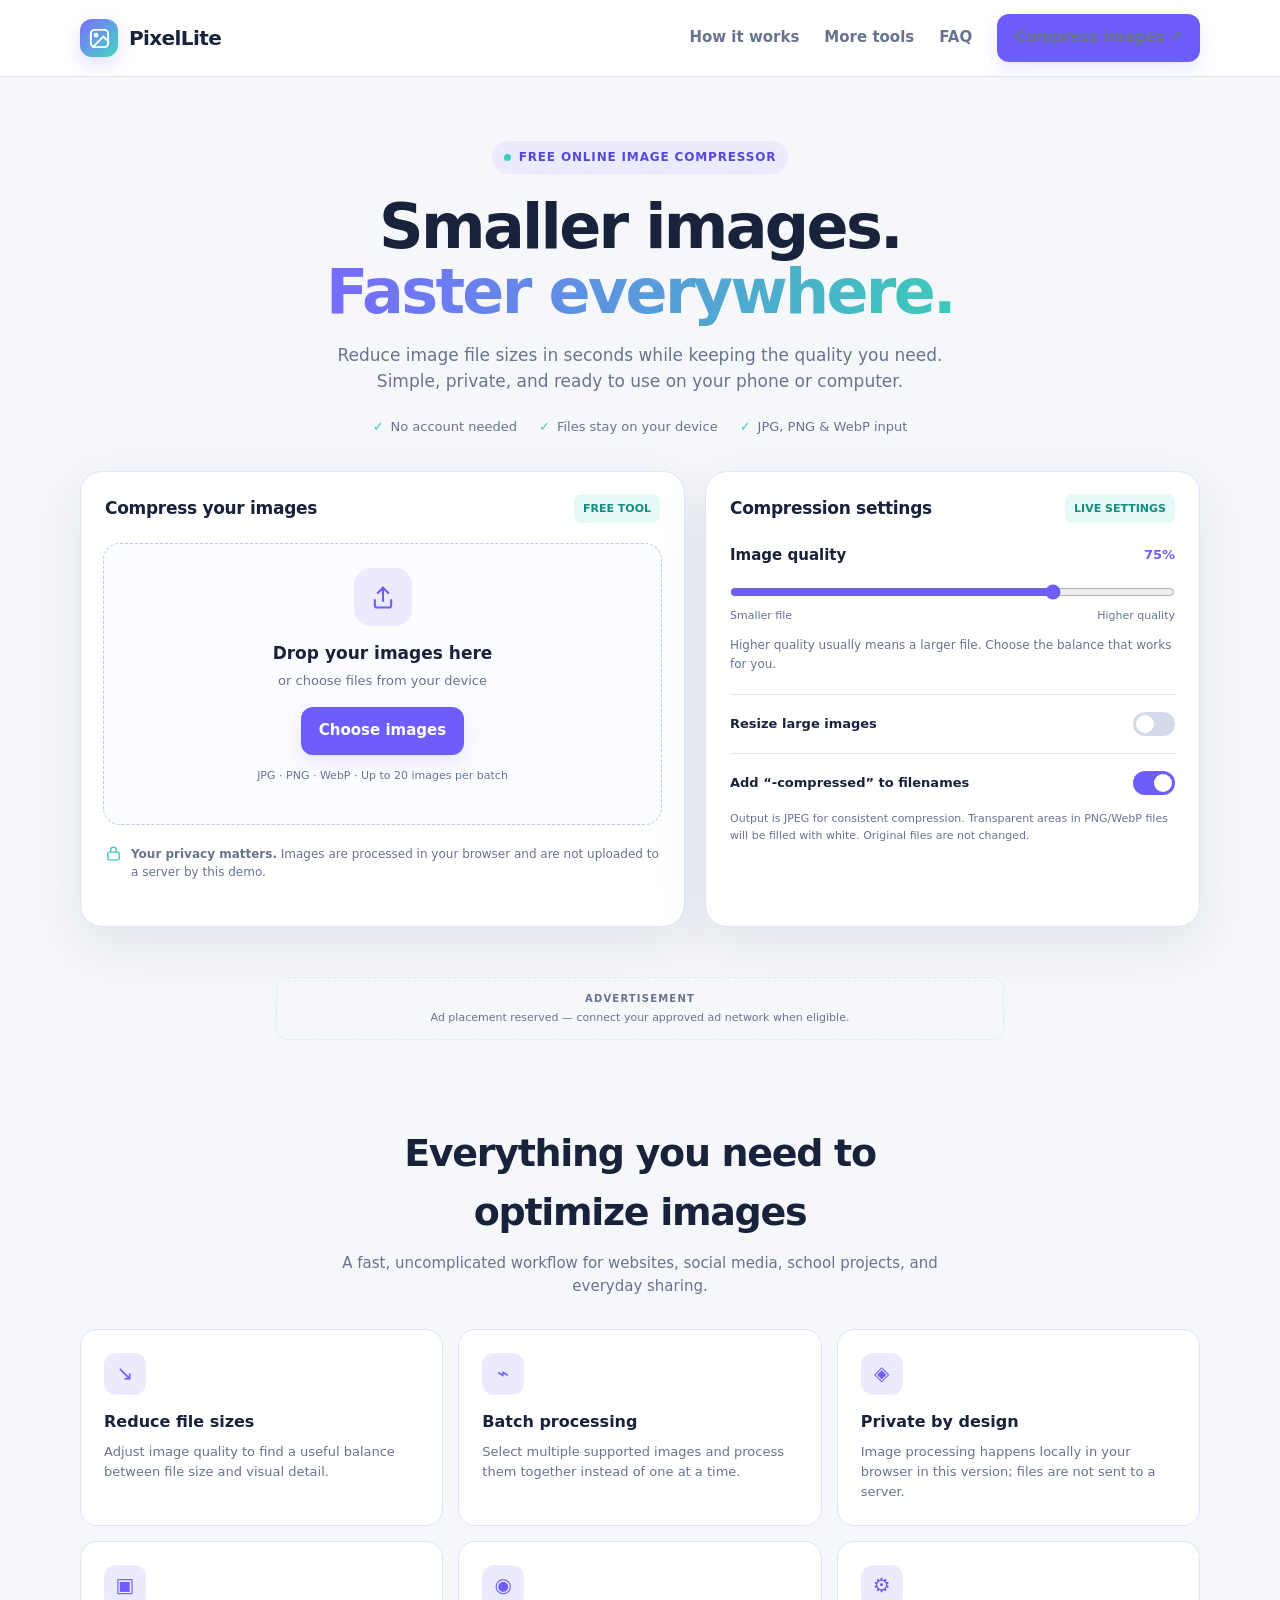
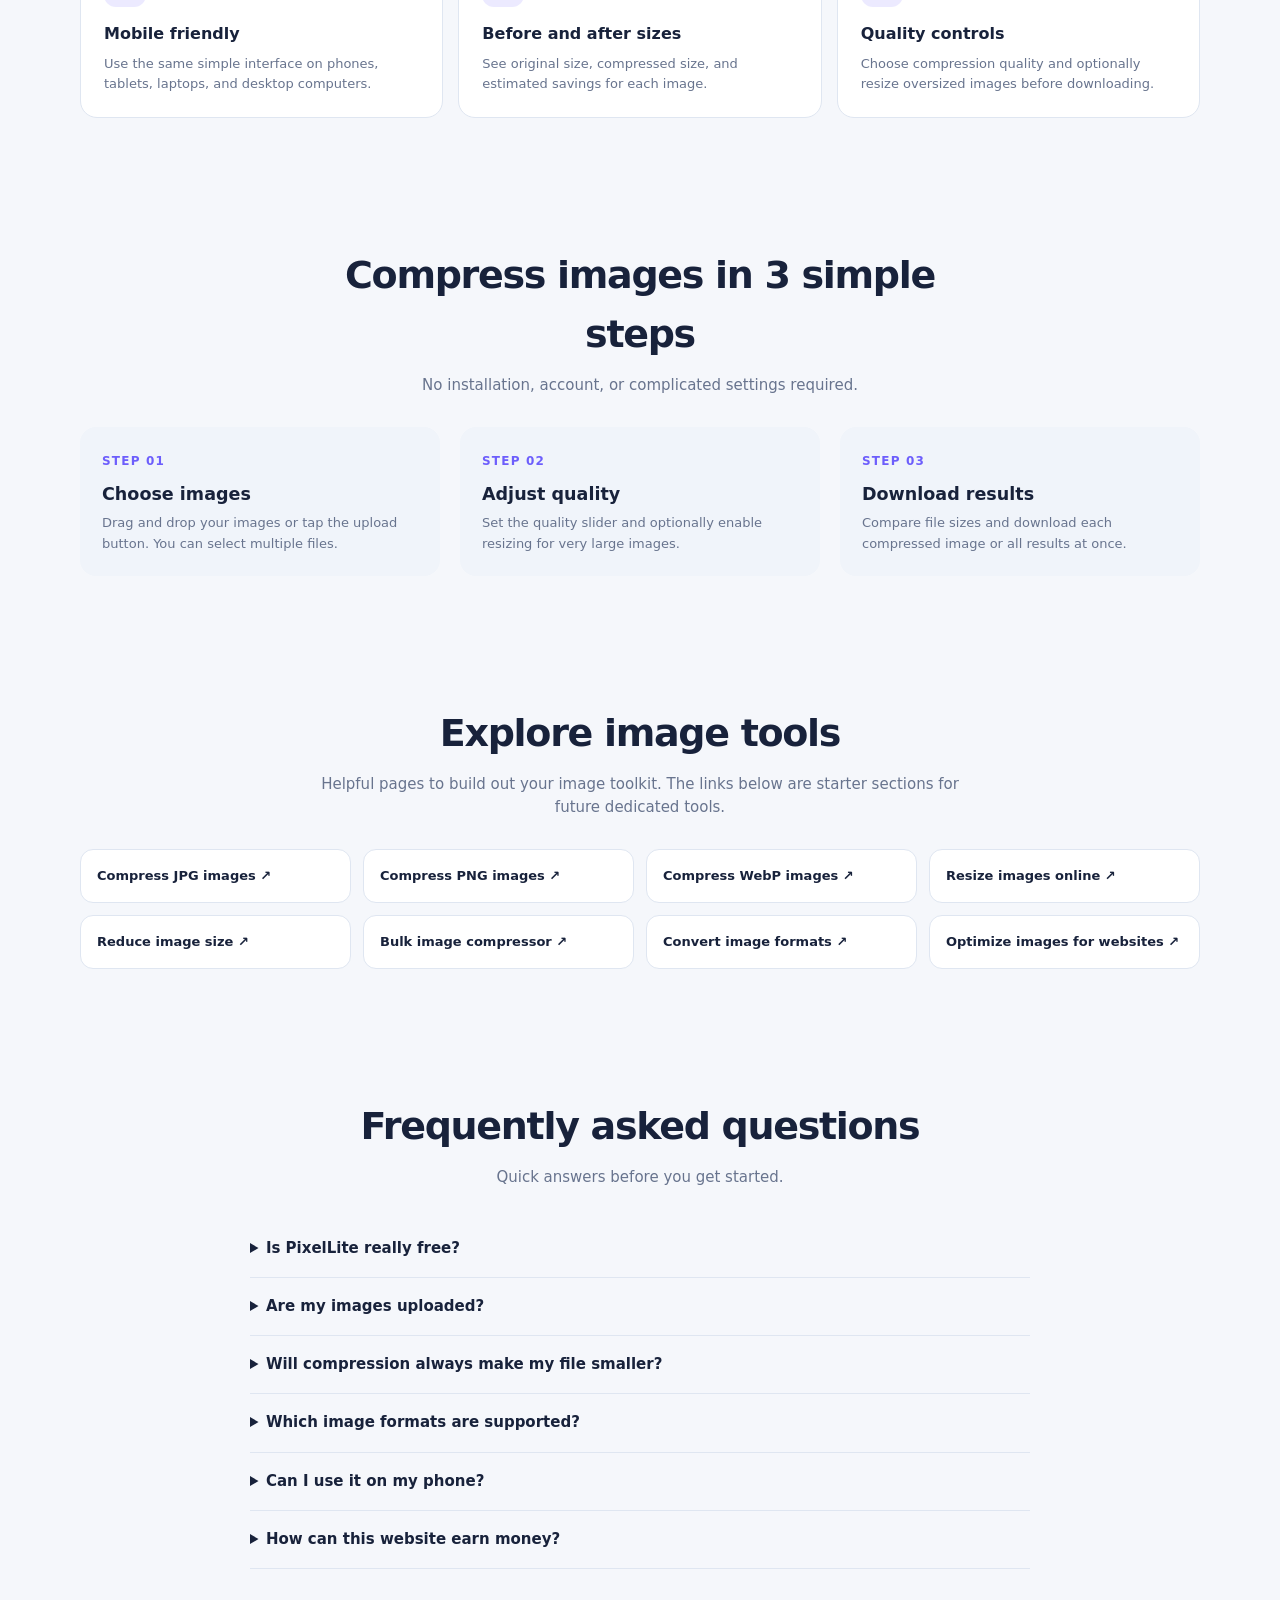
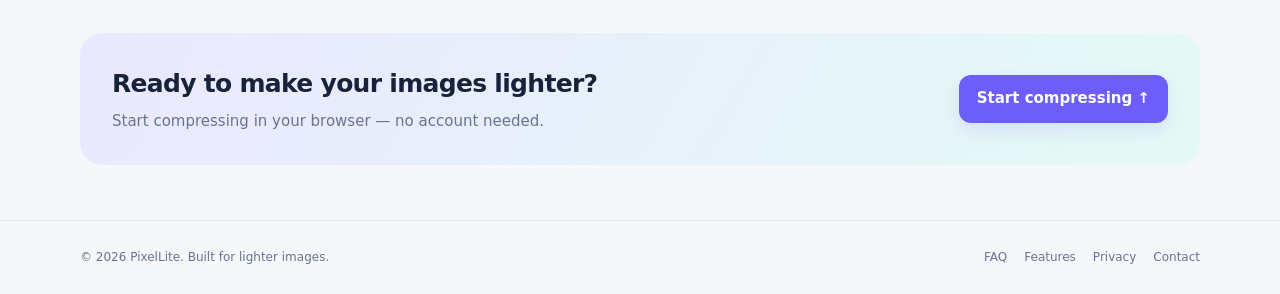
<file: image-optimizer/index.html>
<!DOCTYPE html>
<html lang="en">
<head>
<meta charset="UTF-8">
<meta name="viewport" content="width=device-width, initial-scale=1">
<title>Optimize Images for Websites | PixelLite</title>
<meta name="description" content="Create smaller image files for websites and sharing with PixelLite's browser-based image compressor.">
<meta name="keywords" content="compress image online, image compressor, compress JPG, compress PNG, reduce image size, WebP">
<meta name="theme-color" content="#10172b">
<link rel="canonical" href="https://vision-images.pages.dev/image-optimizer/">
<meta property="og:title" content="PixelLite — Free Online Image Compressor">
<meta property="og:description" content="Make images smaller in seconds. Private, simple, and free.">
<meta property="og:type" content="website">
<style>
:root{color-scheme:light dark;--bg:light-dark(#f5f7fb,#0b1020);--surface:light-dark(#fff,#121a2e);--surface2:light-dark(#f0f4fa,#19233a);--text:light-dark(#18223b,#f1f5ff);--muted:light-dark(#68748e,#a3afc9);--border:light-dark(#dfe6f1,#293650);--accent:#6d5efc;--accent2:#3dcbba;--danger:#d64b63;--shadow:0 18px 55px rgba(22,35,68,.09)}
*{box-sizing:border-box}html{scroll-behavior:smooth}body{margin:0;background:var(--bg);color:var(--text);font:15px/1.55 Inter,ui-sans-serif,system-ui,-apple-system,BlinkMacSystemFont,"Segoe UI",sans-serif}button,input{font:inherit}button{cursor:pointer}.root{min-height:100vh;background:var(--bg)}.wrap{width:min(1120px,calc(100% - 36px));margin:auto}.topbar{border-bottom:1px solid var(--border);background:var(--surface)}.nav{height:76px;display:flex;align-items:center;justify-content:space-between;gap:20px}.brand{display:flex;align-items:center;gap:11px;text-decoration:none;color:var(--text);font-size:20px;font-weight:850;letter-spacing:-.6px}.logo{width:38px;height:38px;border-radius:12px;background:linear-gradient(135deg,#7c6dff,#42d7c1);display:grid;place-items:center;color:white;box-shadow:0 7px 18px #6d5efc35}.logo svg{width:23px}.navlinks{display:flex;align-items:center;gap:25px}.navlinks a{color:var(--muted);text-decoration:none;font-weight:650}.navlinks a:hover{color:var(--accent)}.nav-cta,.primary{border:0;background:var(--accent);color:white;padding:12px 18px;border-radius:12px;font-weight:800;box-shadow:0 7px 18px #6d5efc25}.hero{text-align:center;padding:64px 0 34px}.eyebrow{display:inline-flex;align-items:center;gap:8px;padding:7px 12px;border-radius:999px;background:light-dark(#eceaff,#242044);color:light-dark(#5749d8,#bdb5ff);font-size:12px;font-weight:850;letter-spacing:.07em;text-transform:uppercase}.eyedot{width:7px;height:7px;background:var(--accent2);border-radius:50%}h1{font-size:clamp(36px,6vw,62px);line-height:1.06;letter-spacing:-2.7px;margin:20px auto 17px;max-width:820px}h1 span{background:linear-gradient(100deg,#7869ff,#3acbb8);background-clip:text;-webkit-background-clip:text;color:transparent}.hero p{color:var(--muted);font-size:17px;max-width:640px;margin:0 auto}.trustrow{display:flex;justify-content:center;gap:22px;flex-wrap:wrap;margin-top:22px;color:var(--muted);font-size:13px}.trustrow span{display:flex;align-items:center;gap:7px}.check{color:var(--accent2);font-weight:900}.workspace{display:grid;grid-template-columns:1.1fr .9fr;gap:20px;align-items:stretch;padding-bottom:30px}.panel{background:var(--surface);border:1px solid var(--border);border-radius:22px;box-shadow:var(--shadow);overflow:hidden}.panelhead{padding:22px 24px 0;display:flex;align-items:center;justify-content:space-between;gap:12px}.panelhead h2{font-size:17px;margin:0;letter-spacing:-.3px}.pill{font-size:11px;font-weight:800;color:light-dark(#178b7f,#72e2d2);background:light-dark(#e5faf6,#123a3a);padding:6px 9px;border-radius:8px}.dropzone{margin:20px 22px;border:1.5px dashed light-dark(#bfc8dd,#455271);border-radius:17px;min-height:250px;display:flex;flex-direction:column;align-items:center;justify-content:center;text-align:center;padding:24px;transition:.2s;background:light-dark(#fbfcff,#151e34)}.dropzone.dragover{border-color:var(--accent);background:light-dark(#f0eeff,#242044)}.uploadicon{width:58px;height:58px;border-radius:17px;display:grid;place-items:center;background:light-dark(#eceaff,#29254b);color:var(--accent);margin-bottom:14px}.uploadicon svg{width:28px;height:28px}.dropzone h3{margin:0 0 5px;font-size:17px}.dropzone p{color:var(--muted);margin:0 0 16px;font-size:13px}.filetypes{font-size:11px!important;margin-top:12px!important}.secondary{border:1px solid var(--border);background:var(--surface);color:var(--text);padding:11px 16px;border-radius:11px;font-weight:750}.secondary:hover{border-color:var(--accent)}#fileInput{display:none}.privacy{display:flex;gap:9px;align-items:flex-start;margin:0 24px 22px;color:var(--muted);font-size:12px}.privacy svg{width:17px;min-width:17px;color:var(--accent2)}.settings{padding:21px 24px 24px}.settingline{display:flex;align-items:center;justify-content:space-between;gap:14px;margin-bottom:10px}.settingline label{font-weight:750}.qualityvalue{font-size:13px;color:var(--accent);font-weight:900}.range{width:100%;accent-color:var(--accent);margin:7px 0 5px}.rangeends{display:flex;justify-content:space-between;color:var(--muted);font-size:11px}.settingnote{font-size:12px;color:var(--muted);margin:12px 0 20px}.toggleline{display:flex;justify-content:space-between;gap:12px;align-items:center;border-top:1px solid var(--border);padding-top:17px;margin-top:17px}.toggleline label{font-size:13px;font-weight:700}.switch{position:relative;width:42px;height:24px;flex-shrink:0}.switch input{opacity:0;width:0;height:0}.slider{position:absolute;inset:0;background:light-dark(#d3dbea,#3a4762);border-radius:99px;transition:.2s}.slider:before{content:"";position:absolute;width:18px;height:18px;left:3px;top:3px;background:white;border-radius:50%;transition:.2s}.switch input:checked+.slider{background:var(--accent)}.switch input:checked+.slider:before{transform:translateX(18px)}.formatnote{color:var(--muted);font-size:11px;margin:15px 0 0}.filelist{padding:0 22px 22px;display:grid;gap:10px}.fileitem{border:1px solid var(--border);border-radius:14px;padding:12px;display:grid;grid-template-columns:48px minmax(0,1fr) auto;gap:12px;align-items:center}.thumb{width:48px;height:48px;border-radius:10px;object-fit:cover;background:var(--surface2)}.filename{font-weight:750;font-size:13px;white-space:nowrap;overflow:hidden;text-overflow:ellipsis}.filesub{color:var(--muted);font-size:11px;margin-top:3px}.fileactions{display:flex;align-items:center;gap:7px}.downloadone{border:0;border-radius:9px;background:light-dark(#eceaff,#29254b);color:light-dark(#5749d8,#c3bcff);padding:8px 10px;font-size:11px;font-weight:850}.removeone{border:0;background:transparent;color:var(--muted);font-size:18px;padding:5px}.results{margin:0 22px 22px;padding:18px;border-radius:15px;background:var(--surface2);display:none}.resulttop{display:flex;justify-content:space-between;gap:10px;align-items:center}.resulttop strong{font-size:14px}.saved{font-size:12px;font-weight:900;color:light-dark(#128c7e,#62e0cf)}.stats{display:grid;grid-template-columns:repeat(3,1fr);gap:8px;margin-top:14px}.stat{background:var(--surface);border:1px solid var(--border);padding:12px;border-radius:11px;min-width:0}.stat span{display:block;color:var(--muted);font-size:10px;margin-bottom:5px}.stat strong{font-size:15px;letter-spacing:-.4px;overflow-wrap:anywhere}.actions{display:flex;gap:9px;margin-top:15px}.actions button{flex:1}.primary:disabled{opacity:.5;cursor:not-allowed}.status{font-size:12px;color:var(--muted);min-height:18px;margin-top:12px}.section{padding:64px 0}.sectionhead{text-align:center;max-width:650px;margin:0 auto 30px}.sectionhead h2{font-size:clamp(26px,4vw,38px);letter-spacing:-1.3px;margin:0 0 10px}.sectionhead p{color:var(--muted);margin:0}.featuregrid{display:grid;grid-template-columns:repeat(3,1fr);gap:15px}.feature{padding:23px;background:var(--surface);border:1px solid var(--border);border-radius:17px}.featureicon{width:42px;height:42px;border-radius:12px;background:light-dark(#eceaff,#29254b);display:grid;place-items:center;color:var(--accent);font-size:20px}.feature h3{margin:15px 0 7px;font-size:16px}.feature p{color:var(--muted);font-size:13px;margin:0}.howgrid{display:grid;grid-template-columns:repeat(3,1fr);gap:20px}.step{padding:22px;border-radius:16px;background:var(--surface2)}.stepnum{color:var(--accent);font-size:12px;font-weight:900;letter-spacing:.1em}.step h3{margin:9px 0 5px}.step p{color:var(--muted);font-size:13px;margin:0}.seo-tools{display:grid;grid-template-columns:repeat(4,1fr);gap:12px}.tool-link{padding:16px;border:1px solid var(--border);border-radius:13px;text-decoration:none;color:var(--text);background:var(--surface);font-weight:750;font-size:13px}.tool-link:hover{border-color:var(--accent);color:var(--accent)}.faq{max-width:780px;margin:auto}.faq details{padding:17px 0;border-bottom:1px solid var(--border)}.faq summary{font-weight:800;cursor:pointer}.faq details p{color:var(--muted);font-size:14px;margin-bottom:0}.cta{padding:32px;border-radius:22px;background:linear-gradient(120deg,light-dark(#eae8ff,#211e47),light-dark(#e4faf5,#123b3a));display:flex;justify-content:space-between;align-items:center;gap:20px}.cta h2{margin:0 0 6px;font-size:25px;letter-spacing:-.7px}.cta p{margin:0;color:var(--muted)}footer{border-top:1px solid var(--border);padding:27px 0;color:var(--muted);font-size:12px}.footrow{display:flex;justify-content:space-between;gap:18px;flex-wrap:wrap}.footlinks{display:flex;gap:17px;flex-wrap:wrap}.footlinks a{color:var(--muted);text-decoration:none}.toast{position:fixed;bottom:20px;left:50%;transform:translateX(-50%);background:var(--text);color:var(--bg);padding:12px 18px;border-radius:12px;box-shadow:var(--shadow);display:none;z-index:10;font-size:13px;font-weight:750}.adslot{border:1px dashed var(--border);border-radius:12px;padding:13px;text-align:center;color:var(--muted);font-size:11px;margin:20px auto;max-width:728px}.adslot strong{display:block;color:var(--muted);font-size:10px;letter-spacing:.12em;margin-bottom:3px}.hidden{display:none!important}
@media(max-width:800px){.workspace{grid-template-columns:1fr}.hero{padding-top:48px}.featuregrid{grid-template-columns:repeat(2,1fr)}.seo-tools{grid-template-columns:repeat(2,1fr)}.navlinks{gap:12px}.navlinks a:not(.nav-cta){display:none}.howgrid{gap:10px}.step{padding:16px}}
@media(max-width:520px){.wrap{width:calc(100% - 24px)}.nav{height:65px}.brand{font-size:18px}.nav-cta{padding:10px 12px;font-size:12px}.hero{padding:39px 0 25px}h1{letter-spacing:-1.7px}.hero p{font-size:15px}.trustrow{gap:10px;font-size:11px}.panelhead{padding:18px 17px 0}.dropzone{margin:16px;min-height:225px;padding:18px}.privacy{margin:0 18px 18px}.settings{padding:18px}.filelist{padding:0 14px 15px}.fileitem{grid-template-columns:40px minmax(0,1fr) auto;gap:8px;padding:9px}.thumb{width:40px;height:40px}.downloadone{padding:7px;font-size:10px}.removeone{display:none}.results{margin:0 14px 15px;padding:13px}.stats{gap:5px}.stat{padding:9px}.stat strong{font-size:13px}.actions{flex-direction:column}.section{padding:45px 0}.featuregrid{grid-template-columns:1fr}.howgrid{grid-template-columns:1fr}.seo-tools{grid-template-columns:1fr 1fr}.cta{align-items:flex-start;flex-direction:column;padding:23px}.cta h2{font-size:22px}}
</style>
</head>
<body>
<div class="root">
<header class="topbar"><div class="wrap nav">
<a class="brand" href="../#" aria-label="PixelLite home"><span class="logo"><svg viewBox="0 0 24 24" fill="none" stroke="currentColor" stroke-width="2"><rect x="3" y="3" width="18" height="18" rx="4"/><circle cx="8.5" cy="8.5" r="1.5"/><path d="m21 15-5-5L5 21"/></svg></span>PixelLite</a>
<nav class="navlinks"><a href="../#how">How it works</a><a href="../#tools">More tools</a><a href="../#faq">FAQ</a><a class="nav-cta" href="../#compressor">Compress images ↗</a></nav>
</div></header>
<main>
<section class="hero wrap">
<div class="eyebrow"><span class="eyedot"></span> Free online image compressor</div>
<h1>Smaller images.<br><span>Faster everywhere.</span></h1>
<p>Reduce image file sizes in seconds while keeping the quality you need. Simple, private, and ready to use on your phone or computer.</p>
<div class="trustrow"><span><b class="check">✓</b> No account needed</span><span><b class="check">✓</b> Files stay on your device</span><span><b class="check">✓</b> JPG, PNG & WebP input</span></div>
</section>
<div class="wrap workspace" id="compressor">
<section class="panel">
<div class="panelhead"><h2>Compress your images</h2><span class="pill">FREE TOOL</span></div>
<div class="dropzone" id="dropzone" role="button" tabindex="0" aria-label="Choose or drop images">
<div class="uploadicon"><svg viewBox="0 0 24 24" fill="none" stroke="currentColor" stroke-width="1.8"><path d="M12 16V4m-5 5 5-5 5 5"/><path d="M5 14v5a2 2 0 0 0 2 2h10a2 2 0 0 0 2-2v-5"/></svg></div>
<h3>Drop your images here</h3><p>or choose files from your device</p>
<button class="primary" id="chooseBtn" type="button">Choose images</button>
<p class="filetypes">JPG · PNG · WebP · Up to 20 images per batch</p>
</div>
<input id="fileInput" type="file" accept="image/jpeg,image/png,image/webp" multiple>
<div class="privacy"><svg viewBox="0 0 24 24" fill="none" stroke="currentColor" stroke-width="2"><rect x="4" y="10" width="16" height="11" rx="2"/><path d="M8 10V7a4 4 0 0 1 8 0v3"/></svg><span><strong>Your privacy matters.</strong> Images are processed in your browser and are not uploaded to a server by this demo.</span></div>
<div id="fileList" class="filelist"></div>
<div class="results" id="results">
<div class="resulttop"><strong>Compression summary</strong><span class="saved" id="savedBadge">Ready</span></div>
<div class="stats"><div class="stat"><span>Original total</span><strong id="originalTotal">—</strong></div><div class="stat"><span>Compressed total</span><strong id="compressedTotal">—</strong></div><div class="stat"><span>Space saved</span><strong id="savedTotal">—</strong></div></div>
<div class="actions"><button class="primary" id="downloadAll" disabled>Download all images</button><button class="secondary" id="clearAll">Clear all</button></div>
<div class="status" id="status" role="status" aria-live="polite"></div>
</div>
</section>
<aside class="panel">
<div class="panelhead"><h2>Compression settings</h2><span class="pill">LIVE SETTINGS</span></div>
<div class="settings">
<div class="settingline"><label for="quality">Image quality</label><span class="qualityvalue" id="qualityValue">75%</span></div>
<input class="range" id="quality" type="range" min="20" max="95" value="75" step="5">
<div class="rangeends"><span>Smaller file</span><span>Higher quality</span></div>
<p class="settingnote">Higher quality usually means a larger file. Choose the balance that works for you.</p>
<div class="toggleline"><label for="resizeToggle">Resize large images</label><label class="switch"><input id="resizeToggle" type="checkbox"><span class="slider"></span></label></div>
<div id="resizeOptions" class="hidden">
<div class="settingline" style="margin-top:15px"><label for="maxWidth">Maximum width</label><span class="qualityvalue" id="widthValue">1920 px</span></div>
<input class="range" id="maxWidth" type="range" min="640" max="2560" value="1920" step="160">
<p class="settingnote">Images wider than this will be scaled down proportionally.</p>
</div>
<div class="toggleline"><label for="keepNames">Add “-compressed” to filenames</label><label class="switch"><input id="keepNames" type="checkbox" checked><span class="slider"></span></label></div>
<p class="formatnote">Output is JPEG for consistent compression. Transparent areas in PNG/WebP files will be filled with white. Original files are not changed.</p>
</div>
</aside>
</div>
<div class="wrap"><div class="adslot"><strong>ADVERTISEMENT</strong>Ad placement reserved — connect your approved ad network when eligible.</div></div>
<section class="section wrap" id="features">
<div class="sectionhead"><h2>Everything you need to optimize images</h2><p>A fast, uncomplicated workflow for websites, social media, school projects, and everyday sharing.</p></div>
<div class="featuregrid">
<article class="feature"><div class="featureicon">↘</div><h3>Reduce file sizes</h3><p>Adjust image quality to find a useful balance between file size and visual detail.</p></article>
<article class="feature"><div class="featureicon">⌁</div><h3>Batch processing</h3><p>Select multiple supported images and process them together instead of one at a time.</p></article>
<article class="feature"><div class="featureicon">◈</div><h3>Private by design</h3><p>Image processing happens locally in your browser in this version; files are not sent to a server.</p></article>
<article class="feature"><div class="featureicon">▣</div><h3>Mobile friendly</h3><p>Use the same simple interface on phones, tablets, laptops, and desktop computers.</p></article>
<article class="feature"><div class="featureicon">◉</div><h3>Before and after sizes</h3><p>See original size, compressed size, and estimated savings for each image.</p></article>
<article class="feature"><div class="featureicon">⚙</div><h3>Quality controls</h3><p>Choose compression quality and optionally resize oversized images before downloading.</p></article>
</div>
</section>
<section class="section wrap" id="how">
<div class="sectionhead"><h2>Compress images in 3 simple steps</h2><p>No installation, account, or complicated settings required.</p></div>
<div class="howgrid">
<div class="step"><span class="stepnum">STEP 01</span><h3>Choose images</h3><p>Drag and drop your images or tap the upload button. You can select multiple files.</p></div>
<div class="step"><span class="stepnum">STEP 02</span><h3>Adjust quality</h3><p>Set the quality slider and optionally enable resizing for very large images.</p></div>
<div class="step"><span class="stepnum">STEP 03</span><h3>Download results</h3><p>Compare file sizes and download each compressed image or all results at once.</p></div>
</div>
</section>
<section class="section wrap" id="tools">
<div class="sectionhead"><h2>Explore image tools</h2><p>Helpful pages to build out your image toolkit. The links below are starter sections for future dedicated tools.</p></div>
<div class="seo-tools">
<a class="tool-link" href="../#compressor" data-tool="jpg">Compress JPG images ↗</a><a class="tool-link" href="../#compressor" data-tool="png">Compress PNG images ↗</a><a class="tool-link" href="../#compressor" data-tool="webp">Compress WebP images ↗</a><a class="tool-link" href="../#compressor" data-tool="resize">Resize images online ↗</a><a class="tool-link" href="../#compressor" data-tool="reduce">Reduce image size ↗</a><a class="tool-link" href="../#compressor" data-tool="batch">Bulk image compressor ↗</a><a class="tool-link" href="../#compressor" data-tool="convert">Convert image formats ↗</a><a class="tool-link" href="../#compressor" data-tool="website">Optimize images for websites ↗</a>
</div>
</section>
<section class="section wrap" id="faq">
<div class="sectionhead"><h2>Frequently asked questions</h2><p>Quick answers before you get started.</p></div>
<div class="faq">
<details><summary>Is PixelLite really free?</summary><p>This demo has no payment step or account requirement. Hosting, traffic, and advanced features may have costs if you later expand the service.</p></details>
<details><summary>Are my images uploaded?</summary><p>No. The image processing in this version runs locally in your browser using the Canvas API. Avoid closing the page before downloads finish.</p></details>
<details><summary>Will compression always make my file smaller?</summary><p>No. Results depend on the source image and its format. Some images may not shrink much, and converting a transparent PNG to JPEG fills transparency with white.</p></details>
<details><summary>Which image formats are supported?</summary><p>JPG, PNG, and WebP files can be selected. The current version exports JPEG files to keep the compression process consistent.</p></details>
<details><summary>Can I use it on my phone?</summary><p>Yes. The layout adapts to mobile screens. Very large images or many files at once can use significant memory on older phones.</p></details>
<details><summary>How can this website earn money?</summary><p>You can later test contextual ads, offer a paid bulk-processing workflow, or add premium tools. Publish a privacy policy and follow the ad provider's eligibility and consent rules before enabling advertising.</p></details>
</div>
</section>
<section class="wrap" style="padding-bottom:55px"><div class="cta"><div><h2>Ready to make your images lighter?</h2><p>Start compressing in your browser — no account needed.</p></div><a href="../#compressor" class="primary" style="text-decoration:none;white-space:nowrap">Start compressing ↑</a></div></section>
</main>
<footer><div class="wrap footrow"><span>© <span id="year"></span> PixelLite. Built for lighter images.</span><div class="footlinks"><a href="../#faq">FAQ</a><a href="../#features">Features</a><a href="../#privacy-note" id="privacyLink">Privacy</a><a href="../#contact" id="contactLink">Contact</a></div></div><div class="wrap hidden" id="footerNotice" style="margin-top:12px">Privacy note: files are processed locally in your browser in this demo. Add your own contact details and a complete privacy policy before publishing a monetized site.</div></footer>
<div class="toast" id="toast" role="status"></div>
</div>
<script>
(() => {
const input = document.getElementById('fileInput');
const dropzone = document.getElementById('dropzone');
const chooseBtn = document.getElementById('chooseBtn');
const fileList = document.getElementById('fileList');
const quality = document.getElementById('quality');
const qualityValue = document.getElementById('qualityValue');
const resizeToggle = document.getElementById('resizeToggle');
const resizeOptions = document.getElementById('resizeOptions');
const maxWidth = document.getElementById('maxWidth');
const widthValue = document.getElementById('widthValue');
const keepNames = document.getElementById('keepNames');
const results = document.getElementById('results');
const status = document.getElementById('status');
const downloadAll = document.getElementById('downloadAll');
const clearAll = document.getElementById('clearAll');
const toast = document.getElementById('toast');
let items = [];
let toastTimer;

document.getElementById('year').textContent = new Date().getFullYear();
chooseBtn.addEventListener('click', e => { e.stopPropagation(); input.click(); });
dropzone.addEventListener('click', e => { if(e.target !== chooseBtn) input.click(); });
dropzone.addEventListener('keydown', e => { if(e.key === 'Enter' || e.key === ' '){ e.preventDefault(); input.click(); } });
input.addEventListener('change', e => addFiles([...e.target.files]));
['dragenter','dragover'].forEach(name => dropzone.addEventListener(name, e => {e.preventDefault();dropzone.classList.add('dragover');}));
['dragleave','drop'].forEach(name => dropzone.addEventListener(name, e => {e.preventDefault();dropzone.classList.remove('dragover');}));
dropzone.addEventListener('drop', e => addFiles([...e.dataTransfer.files]));
quality.addEventListener('input', () => { qualityValue.textContent = quality.value + '%'; });
resizeToggle.addEventListener('change', () => resizeOptions.classList.toggle('hidden', !resizeToggle.checked));
maxWidth.addEventListener('input', () => { widthValue.textContent = maxWidth.value + ' px'; });
clearAll.addEventListener('click', clearFiles);
downloadAll.addEventListener('click', downloadResults);
document.getElementById('privacyLink').addEventListener('click', e => {e.preventDefault();document.getElementById('footerNotice').classList.toggle('hidden');});
document.getElementById('contactLink').addEventListener('click', e => {e.preventDefault();showToast('Add your real support email before publishing.');});
document.querySelectorAll('[data-tool]').forEach(a => a.addEventListener('click', () => showToast('This is a starter link. The main compressor is ready to use.')));

function formatBytes(bytes) {
 if (!Number.isFinite(bytes)) return '—';
 if (bytes < 1024) return bytes + ' B';
 const units = ['KB','MB','GB']; let n = bytes / 1024, i = 0;
 while(n >= 1024 && i < units.length - 1){n /= 1024;i++;}
 return n.toFixed(n >= 100 ? 0 : n >= 10 ? 1 : 2) + ' ' + units[i];
}
function addFiles(files) {
 const allowed = ['image/jpeg','image/png','image/webp'];
 const candidates = files.filter(f => allowed.includes(f.type));
 if(!candidates.length && files.length) { showToast('Choose JPG, PNG, or WebP images.'); return; }
 let room = Math.max(0,20-items.length);
 const accepted = candidates.slice(0,room);
 if(candidates.length > room) showToast('Maximum 20 images per batch.');
 accepted.forEach(file => {
   const id = (crypto.randomUUID ? crypto.randomUUID() : String(Date.now()+Math.random()));
   const item = {id,file,blob:null,url:null,thumb:null,state:'queued',error:''};
   items.push(item);
   renderItem(item);
 });
 if(accepted.length) {
   results.style.display = 'block';
   status.textContent = accepted.length + ' image(s) added. Compressing…';
   processQueued();
 }
 input.value = '';
}
function renderItem(item) {
 const row = document.createElement('div'); row.className = 'fileitem'; row.dataset.id = item.id;
 const thumb = document.createElement('img'); thumb.className = 'thumb'; thumb.alt = ''; thumb.src = URL.createObjectURL(item.file); item.thumb = thumb.src;
 const details = document.createElement('div');
 const name = document.createElement('div'); name.className = 'filename'; name.textContent = item.file.name; name.title = item.file.name;
 const sub = document.createElement('div'); sub.className = 'filesub'; sub.textContent = formatBytes(item.file.size) + ' · Waiting…'; sub.dataset.sub = '1';
 details.append(name,sub);
 const actions = document.createElement('div'); actions.className = 'fileactions';
 const dl = document.createElement('button'); dl.className = 'downloadone'; dl.textContent = 'Wait'; dl.disabled = true; dl.dataset.download = '1';
 const remove = document.createElement('button'); remove.className = 'removeone'; remove.textContent = '×'; remove.setAttribute('aria-label','Remove '+item.file.name); remove.addEventListener('click',()=>removeItem(item.id));
 actions.append(dl,remove); row.append(thumb,details,actions); fileList.append(row);
}
async function processQueued() {
 const queue = items.filter(x => x.state === 'queued');
 for(const item of queue) {
   item.state = 'processing'; updateItem(item);
   try { await compress(item); item.state = 'done'; }
   catch(err) { item.state = 'error'; item.error = err && err.message ? err.message : 'Could not process image'; }
   updateItem(item);
 }
 updateSummary();
 const errors = items.filter(x=>x.state==='error').length;
 status.textContent = errors ? 'Finished with '+errors+' file(s) that could not be processed.' : 'All available images are ready.';
}
function compress(item) {
 return new Promise((resolve,reject) => {
   const reader = new FileReader();
   reader.onerror = () => reject(new Error('Could not read file'));
   reader.onload = () => {
     const img = new Image();
     img.onerror = () => reject(new Error('Unsupported or damaged image'));
     img.onload = () => {
       let w = img.naturalWidth, h = img.naturalHeight;
       if(resizeToggle.checked && w > Number(maxWidth.value)) { const ratio = Number(maxWidth.value)/w; w = Number(maxWidth.value); h = Math.max(1,Math.round(h*ratio)); }
       const canvas = document.createElement('canvas'); canvas.width=w; canvas.height=h;
       const ctx = canvas.getContext('2d');
       ctx.fillStyle = '#ffffff'; ctx.fillRect(0,0,w,h); ctx.drawImage(img,0,0,w,h);
       canvas.toBlob(blob => {
         if(!blob) {reject(new Error('Compression failed'));return;}
         item.blob = blob; item.url = URL.createObjectURL(blob);
         item.outputName = (keepNames.checked ? item.file.name.replace(/\.[^.]+$/,'')+'-compressed' : item.file.name.replace(/\.[^.]+$/,''))+'.jpg';
         resolve();
       },'image/jpeg',Number(quality.value)/100);
     };
     img.src = reader.result;
   };
   reader.readAsDataURL(item.file);
 });
}
function updateItem(item) {
 const row = [...fileList.children].find(el=>el.dataset.id===item.id); if(!row) return;
 const sub = row.querySelector('[data-sub]'), dl = row.querySelector('[data-download]');
 if(item.state==='processing'){sub.textContent=formatBytes(item.file.size)+' · Compressing…';dl.textContent='…';dl.disabled=true;}
 else if(item.state==='done'){
   const delta = item.file.size ? Math.round((1-item.blob.size/item.file.size)*100) : 0;
   sub.textContent=formatBytes(item.file.size)+' → '+formatBytes(item.blob.size)+' · '+(delta>0?delta+'% smaller':delta<0?Math.abs(delta)+'% larger':'same size');
   dl.textContent='Download';dl.disabled=false;dl.onclick=()=>downloadItem(item);
 } else if(item.state==='error'){sub.textContent=item.error;dl.textContent='Failed';dl.disabled=true;}
}
function updateSummary() {
 const ready = items.filter(x=>x.state==='done');
 const original = items.reduce((sum,x)=>sum+x.file.size,0);
 const compressed = ready.reduce((sum,x)=>sum+x.blob.size,0);
 document.getElementById('originalTotal').textContent=formatBytes(original);
 document.getElementById('compressedTotal').textContent=ready.length?formatBytes(compressed):'—';
 const diff = original-compressed;
 document.getElementById('savedTotal').textContent=ready.length?formatBytes(Math.abs(diff))+(diff>=0?' saved':' added'):'—';
 const percent = original ? Math.round((original-compressed)/original*100) : 0;
 document.getElementById('savedBadge').textContent=ready.length ? (percent>=0?percent+'% saved':Math.abs(percent)+'% larger') : 'Processing';
 downloadAll.disabled = ready.length===0;
}
function downloadItem(item) {
 if(!item.blob) return;
 const a=document.createElement('a');a.href=item.url;a.download=item.outputName;document.body.appendChild(a);a.click();a.remove();
}
async function downloadResults() {
 const ready=items.filter(x=>x.state==='done');
 if(!ready.length)return;
 if(ready.length===1){downloadItem(ready[0]);return;}
 // Download each file separately; browser may ask permission for multiple downloads.
 for(let i=0;i<ready.length;i++){downloadItem(ready[i]);await new Promise(r=>setTimeout(r,180));}
 status.textContent='Download started for '+ready.length+' images. Your browser may ask permission for multiple downloads.';
}
function removeItem(id) {
 const item=items.find(x=>x.id===id); if(!item)return;
 if(item.url)URL.revokeObjectURL(item.url);if(item.thumb)URL.revokeObjectURL(item.thumb);
 items=items.filter(x=>x.id!==id);
 const row=[...fileList.children].find(el=>el.dataset.id===id);if(row)row.remove();
 if(!items.length){results.style.display='none';status.textContent='';}else updateSummary();
}
function clearFiles() {
 items.forEach(x=>{if(x.url)URL.revokeObjectURL(x.url);if(x.thumb)URL.revokeObjectURL(x.thumb);});
 items=[];fileList.replaceChildren();results.style.display='none';status.textContent='';input.value='';
}
function showToast(message) {
 toast.textContent=message;toast.style.display='block';clearTimeout(toastTimer);toastTimer=setTimeout(()=>toast.style.display='none',2600);
}
})();
</script>
</body>
</html>
</file>
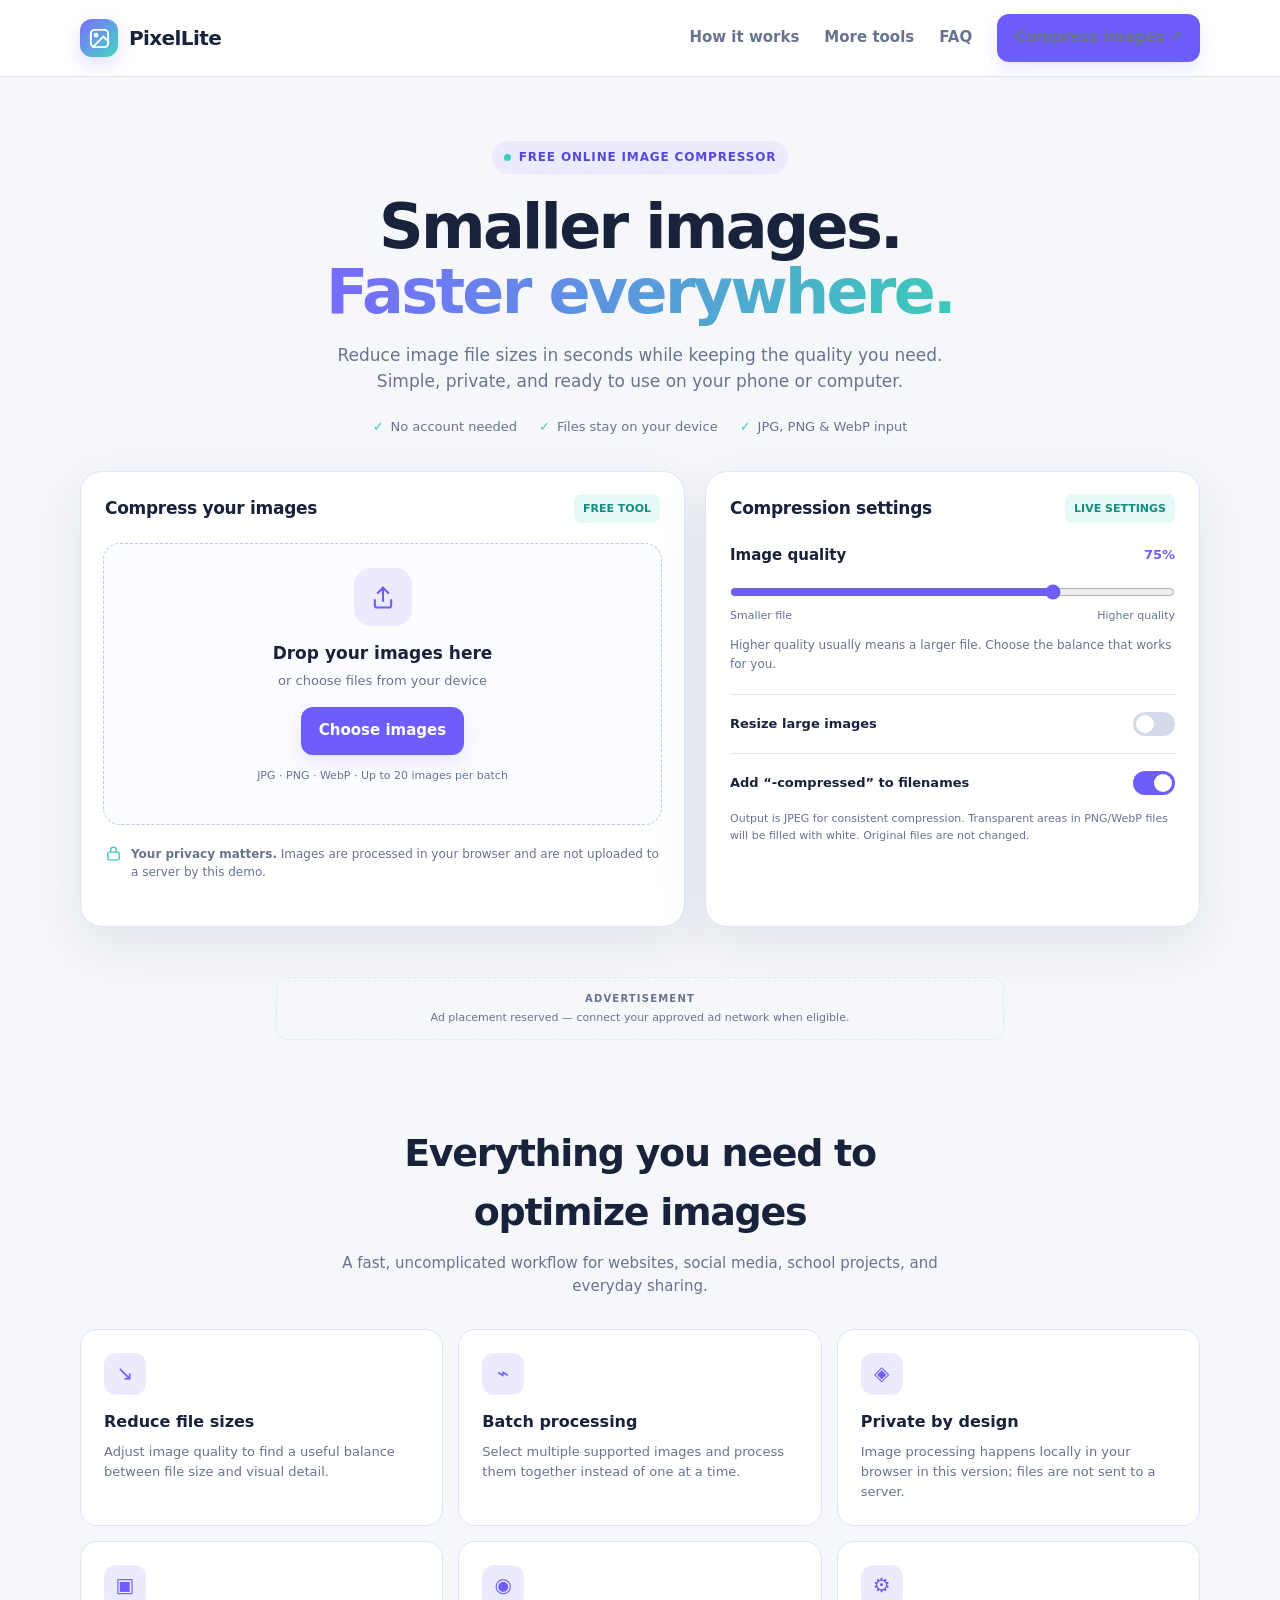
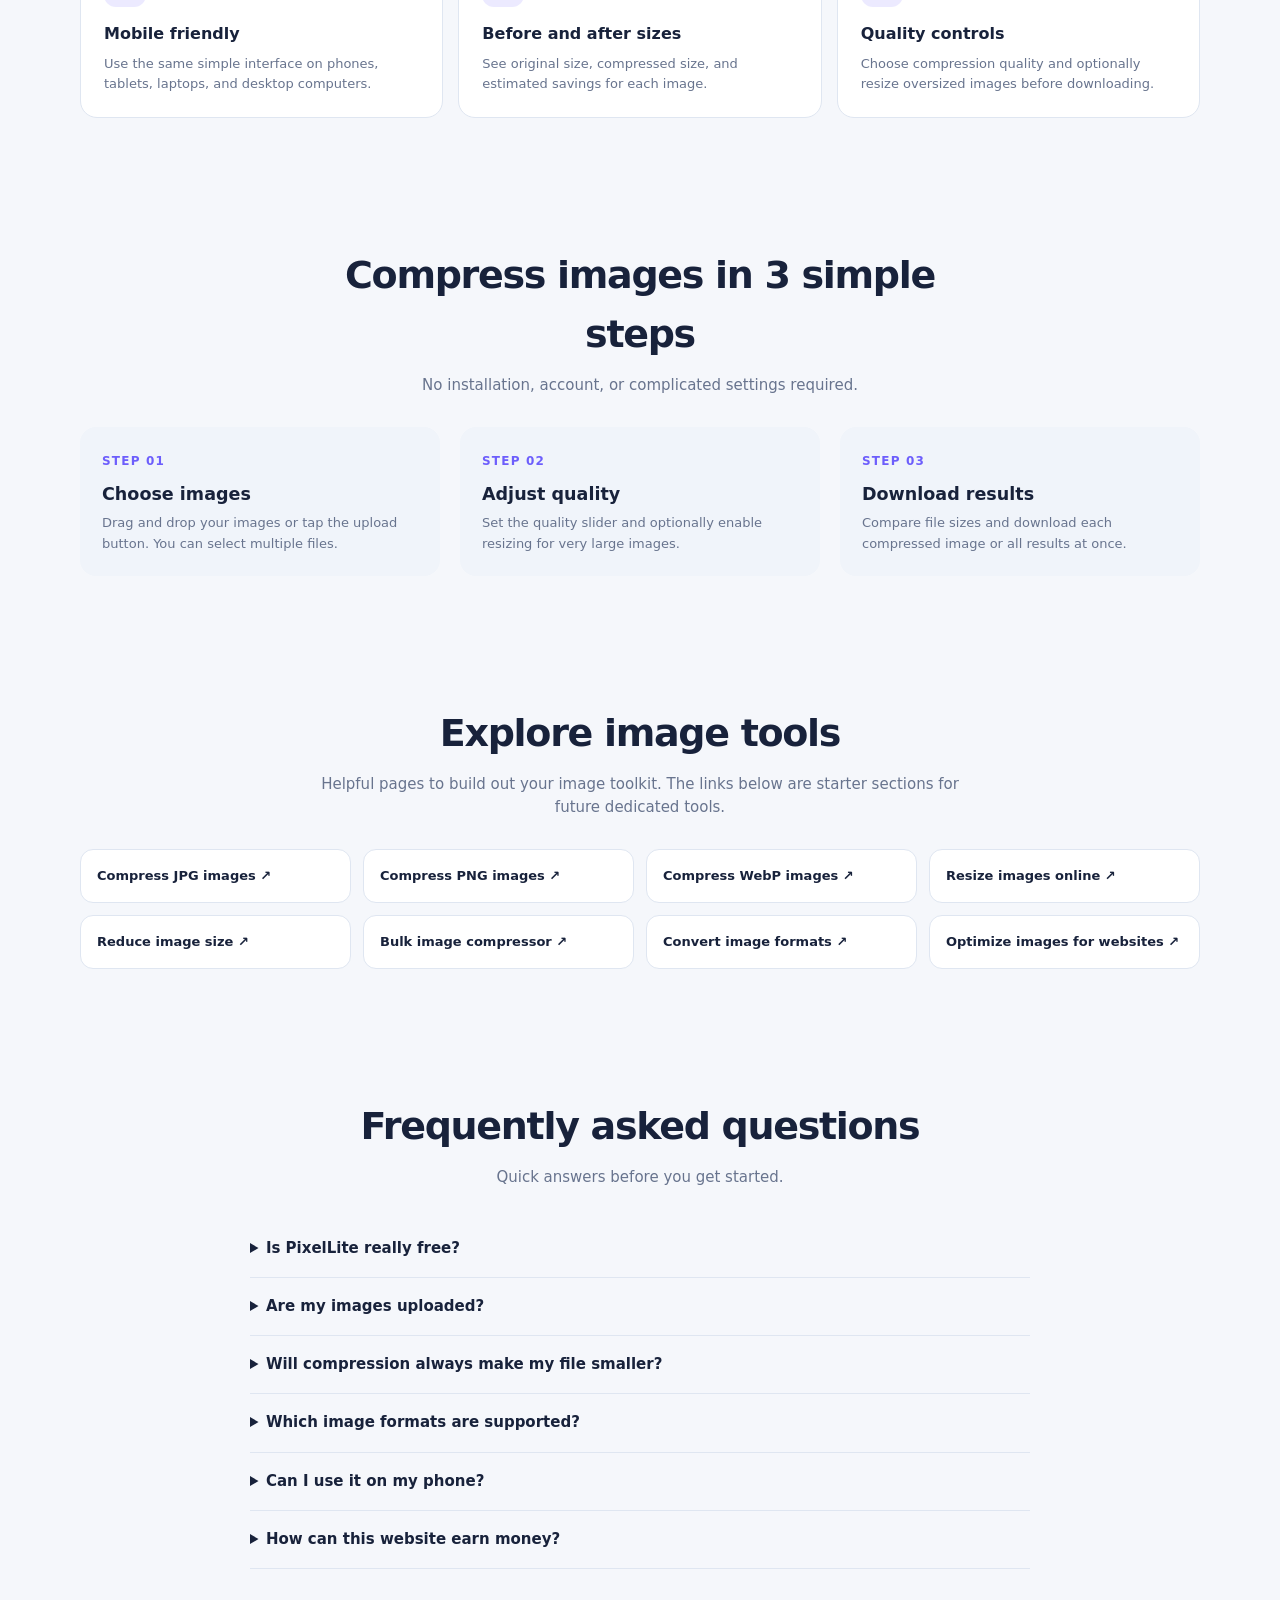
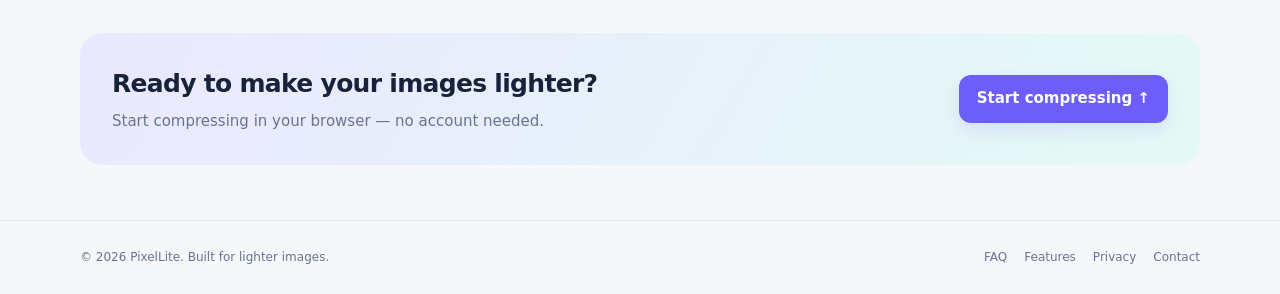
<file: reduce-image-size/index.html>
<!DOCTYPE html>
<html lang="en">
<head>
<meta charset="UTF-8">
<meta name="viewport" content="width=device-width, initial-scale=1">
<title>Reduce Image Size Online | PixelLite</title>
<meta name="description" content="Reduce image file sizes with a quality slider and optional resizing. PixelLite processes supported images locally in your browser.">
<meta name="keywords" content="compress image online, image compressor, compress JPG, compress PNG, reduce image size, WebP">
<meta name="theme-color" content="#10172b">
<link rel="canonical" href="https://vision-images.pages.dev/reduce-image-size/">
<meta property="og:title" content="PixelLite — Free Online Image Compressor">
<meta property="og:description" content="Make images smaller in seconds. Private, simple, and free.">
<meta property="og:type" content="website">
<style>
:root{color-scheme:light dark;--bg:light-dark(#f5f7fb,#0b1020);--surface:light-dark(#fff,#121a2e);--surface2:light-dark(#f0f4fa,#19233a);--text:light-dark(#18223b,#f1f5ff);--muted:light-dark(#68748e,#a3afc9);--border:light-dark(#dfe6f1,#293650);--accent:#6d5efc;--accent2:#3dcbba;--danger:#d64b63;--shadow:0 18px 55px rgba(22,35,68,.09)}
*{box-sizing:border-box}html{scroll-behavior:smooth}body{margin:0;background:var(--bg);color:var(--text);font:15px/1.55 Inter,ui-sans-serif,system-ui,-apple-system,BlinkMacSystemFont,"Segoe UI",sans-serif}button,input{font:inherit}button{cursor:pointer}.root{min-height:100vh;background:var(--bg)}.wrap{width:min(1120px,calc(100% - 36px));margin:auto}.topbar{border-bottom:1px solid var(--border);background:var(--surface)}.nav{height:76px;display:flex;align-items:center;justify-content:space-between;gap:20px}.brand{display:flex;align-items:center;gap:11px;text-decoration:none;color:var(--text);font-size:20px;font-weight:850;letter-spacing:-.6px}.logo{width:38px;height:38px;border-radius:12px;background:linear-gradient(135deg,#7c6dff,#42d7c1);display:grid;place-items:center;color:white;box-shadow:0 7px 18px #6d5efc35}.logo svg{width:23px}.navlinks{display:flex;align-items:center;gap:25px}.navlinks a{color:var(--muted);text-decoration:none;font-weight:650}.navlinks a:hover{color:var(--accent)}.nav-cta,.primary{border:0;background:var(--accent);color:white;padding:12px 18px;border-radius:12px;font-weight:800;box-shadow:0 7px 18px #6d5efc25}.hero{text-align:center;padding:64px 0 34px}.eyebrow{display:inline-flex;align-items:center;gap:8px;padding:7px 12px;border-radius:999px;background:light-dark(#eceaff,#242044);color:light-dark(#5749d8,#bdb5ff);font-size:12px;font-weight:850;letter-spacing:.07em;text-transform:uppercase}.eyedot{width:7px;height:7px;background:var(--accent2);border-radius:50%}h1{font-size:clamp(36px,6vw,62px);line-height:1.06;letter-spacing:-2.7px;margin:20px auto 17px;max-width:820px}h1 span{background:linear-gradient(100deg,#7869ff,#3acbb8);background-clip:text;-webkit-background-clip:text;color:transparent}.hero p{color:var(--muted);font-size:17px;max-width:640px;margin:0 auto}.trustrow{display:flex;justify-content:center;gap:22px;flex-wrap:wrap;margin-top:22px;color:var(--muted);font-size:13px}.trustrow span{display:flex;align-items:center;gap:7px}.check{color:var(--accent2);font-weight:900}.workspace{display:grid;grid-template-columns:1.1fr .9fr;gap:20px;align-items:stretch;padding-bottom:30px}.panel{background:var(--surface);border:1px solid var(--border);border-radius:22px;box-shadow:var(--shadow);overflow:hidden}.panelhead{padding:22px 24px 0;display:flex;align-items:center;justify-content:space-between;gap:12px}.panelhead h2{font-size:17px;margin:0;letter-spacing:-.3px}.pill{font-size:11px;font-weight:800;color:light-dark(#178b7f,#72e2d2);background:light-dark(#e5faf6,#123a3a);padding:6px 9px;border-radius:8px}.dropzone{margin:20px 22px;border:1.5px dashed light-dark(#bfc8dd,#455271);border-radius:17px;min-height:250px;display:flex;flex-direction:column;align-items:center;justify-content:center;text-align:center;padding:24px;transition:.2s;background:light-dark(#fbfcff,#151e34)}.dropzone.dragover{border-color:var(--accent);background:light-dark(#f0eeff,#242044)}.uploadicon{width:58px;height:58px;border-radius:17px;display:grid;place-items:center;background:light-dark(#eceaff,#29254b);color:var(--accent);margin-bottom:14px}.uploadicon svg{width:28px;height:28px}.dropzone h3{margin:0 0 5px;font-size:17px}.dropzone p{color:var(--muted);margin:0 0 16px;font-size:13px}.filetypes{font-size:11px!important;margin-top:12px!important}.secondary{border:1px solid var(--border);background:var(--surface);color:var(--text);padding:11px 16px;border-radius:11px;font-weight:750}.secondary:hover{border-color:var(--accent)}#fileInput{display:none}.privacy{display:flex;gap:9px;align-items:flex-start;margin:0 24px 22px;color:var(--muted);font-size:12px}.privacy svg{width:17px;min-width:17px;color:var(--accent2)}.settings{padding:21px 24px 24px}.settingline{display:flex;align-items:center;justify-content:space-between;gap:14px;margin-bottom:10px}.settingline label{font-weight:750}.qualityvalue{font-size:13px;color:var(--accent);font-weight:900}.range{width:100%;accent-color:var(--accent);margin:7px 0 5px}.rangeends{display:flex;justify-content:space-between;color:var(--muted);font-size:11px}.settingnote{font-size:12px;color:var(--muted);margin:12px 0 20px}.toggleline{display:flex;justify-content:space-between;gap:12px;align-items:center;border-top:1px solid var(--border);padding-top:17px;margin-top:17px}.toggleline label{font-size:13px;font-weight:700}.switch{position:relative;width:42px;height:24px;flex-shrink:0}.switch input{opacity:0;width:0;height:0}.slider{position:absolute;inset:0;background:light-dark(#d3dbea,#3a4762);border-radius:99px;transition:.2s}.slider:before{content:"";position:absolute;width:18px;height:18px;left:3px;top:3px;background:white;border-radius:50%;transition:.2s}.switch input:checked+.slider{background:var(--accent)}.switch input:checked+.slider:before{transform:translateX(18px)}.formatnote{color:var(--muted);font-size:11px;margin:15px 0 0}.filelist{padding:0 22px 22px;display:grid;gap:10px}.fileitem{border:1px solid var(--border);border-radius:14px;padding:12px;display:grid;grid-template-columns:48px minmax(0,1fr) auto;gap:12px;align-items:center}.thumb{width:48px;height:48px;border-radius:10px;object-fit:cover;background:var(--surface2)}.filename{font-weight:750;font-size:13px;white-space:nowrap;overflow:hidden;text-overflow:ellipsis}.filesub{color:var(--muted);font-size:11px;margin-top:3px}.fileactions{display:flex;align-items:center;gap:7px}.downloadone{border:0;border-radius:9px;background:light-dark(#eceaff,#29254b);color:light-dark(#5749d8,#c3bcff);padding:8px 10px;font-size:11px;font-weight:850}.removeone{border:0;background:transparent;color:var(--muted);font-size:18px;padding:5px}.results{margin:0 22px 22px;padding:18px;border-radius:15px;background:var(--surface2);display:none}.resulttop{display:flex;justify-content:space-between;gap:10px;align-items:center}.resulttop strong{font-size:14px}.saved{font-size:12px;font-weight:900;color:light-dark(#128c7e,#62e0cf)}.stats{display:grid;grid-template-columns:repeat(3,1fr);gap:8px;margin-top:14px}.stat{background:var(--surface);border:1px solid var(--border);padding:12px;border-radius:11px;min-width:0}.stat span{display:block;color:var(--muted);font-size:10px;margin-bottom:5px}.stat strong{font-size:15px;letter-spacing:-.4px;overflow-wrap:anywhere}.actions{display:flex;gap:9px;margin-top:15px}.actions button{flex:1}.primary:disabled{opacity:.5;cursor:not-allowed}.status{font-size:12px;color:var(--muted);min-height:18px;margin-top:12px}.section{padding:64px 0}.sectionhead{text-align:center;max-width:650px;margin:0 auto 30px}.sectionhead h2{font-size:clamp(26px,4vw,38px);letter-spacing:-1.3px;margin:0 0 10px}.sectionhead p{color:var(--muted);margin:0}.featuregrid{display:grid;grid-template-columns:repeat(3,1fr);gap:15px}.feature{padding:23px;background:var(--surface);border:1px solid var(--border);border-radius:17px}.featureicon{width:42px;height:42px;border-radius:12px;background:light-dark(#eceaff,#29254b);display:grid;place-items:center;color:var(--accent);font-size:20px}.feature h3{margin:15px 0 7px;font-size:16px}.feature p{color:var(--muted);font-size:13px;margin:0}.howgrid{display:grid;grid-template-columns:repeat(3,1fr);gap:20px}.step{padding:22px;border-radius:16px;background:var(--surface2)}.stepnum{color:var(--accent);font-size:12px;font-weight:900;letter-spacing:.1em}.step h3{margin:9px 0 5px}.step p{color:var(--muted);font-size:13px;margin:0}.seo-tools{display:grid;grid-template-columns:repeat(4,1fr);gap:12px}.tool-link{padding:16px;border:1px solid var(--border);border-radius:13px;text-decoration:none;color:var(--text);background:var(--surface);font-weight:750;font-size:13px}.tool-link:hover{border-color:var(--accent);color:var(--accent)}.faq{max-width:780px;margin:auto}.faq details{padding:17px 0;border-bottom:1px solid var(--border)}.faq summary{font-weight:800;cursor:pointer}.faq details p{color:var(--muted);font-size:14px;margin-bottom:0}.cta{padding:32px;border-radius:22px;background:linear-gradient(120deg,light-dark(#eae8ff,#211e47),light-dark(#e4faf5,#123b3a));display:flex;justify-content:space-between;align-items:center;gap:20px}.cta h2{margin:0 0 6px;font-size:25px;letter-spacing:-.7px}.cta p{margin:0;color:var(--muted)}footer{border-top:1px solid var(--border);padding:27px 0;color:var(--muted);font-size:12px}.footrow{display:flex;justify-content:space-between;gap:18px;flex-wrap:wrap}.footlinks{display:flex;gap:17px;flex-wrap:wrap}.footlinks a{color:var(--muted);text-decoration:none}.toast{position:fixed;bottom:20px;left:50%;transform:translateX(-50%);background:var(--text);color:var(--bg);padding:12px 18px;border-radius:12px;box-shadow:var(--shadow);display:none;z-index:10;font-size:13px;font-weight:750}.adslot{border:1px dashed var(--border);border-radius:12px;padding:13px;text-align:center;color:var(--muted);font-size:11px;margin:20px auto;max-width:728px}.adslot strong{display:block;color:var(--muted);font-size:10px;letter-spacing:.12em;margin-bottom:3px}.hidden{display:none!important}
@media(max-width:800px){.workspace{grid-template-columns:1fr}.hero{padding-top:48px}.featuregrid{grid-template-columns:repeat(2,1fr)}.seo-tools{grid-template-columns:repeat(2,1fr)}.navlinks{gap:12px}.navlinks a:not(.nav-cta){display:none}.howgrid{gap:10px}.step{padding:16px}}
@media(max-width:520px){.wrap{width:calc(100% - 24px)}.nav{height:65px}.brand{font-size:18px}.nav-cta{padding:10px 12px;font-size:12px}.hero{padding:39px 0 25px}h1{letter-spacing:-1.7px}.hero p{font-size:15px}.trustrow{gap:10px;font-size:11px}.panelhead{padding:18px 17px 0}.dropzone{margin:16px;min-height:225px;padding:18px}.privacy{margin:0 18px 18px}.settings{padding:18px}.filelist{padding:0 14px 15px}.fileitem{grid-template-columns:40px minmax(0,1fr) auto;gap:8px;padding:9px}.thumb{width:40px;height:40px}.downloadone{padding:7px;font-size:10px}.removeone{display:none}.results{margin:0 14px 15px;padding:13px}.stats{gap:5px}.stat{padding:9px}.stat strong{font-size:13px}.actions{flex-direction:column}.section{padding:45px 0}.featuregrid{grid-template-columns:1fr}.howgrid{grid-template-columns:1fr}.seo-tools{grid-template-columns:1fr 1fr}.cta{align-items:flex-start;flex-direction:column;padding:23px}.cta h2{font-size:22px}}
</style>
</head>
<body>
<div class="root">
<header class="topbar"><div class="wrap nav">
<a class="brand" href="../#" aria-label="PixelLite home"><span class="logo"><svg viewBox="0 0 24 24" fill="none" stroke="currentColor" stroke-width="2"><rect x="3" y="3" width="18" height="18" rx="4"/><circle cx="8.5" cy="8.5" r="1.5"/><path d="m21 15-5-5L5 21"/></svg></span>PixelLite</a>
<nav class="navlinks"><a href="../#how">How it works</a><a href="../#tools">More tools</a><a href="../#faq">FAQ</a><a class="nav-cta" href="../#compressor">Compress images ↗</a></nav>
</div></header>
<main>
<section class="hero wrap">
<div class="eyebrow"><span class="eyedot"></span> Free online image compressor</div>
<h1>Smaller images.<br><span>Faster everywhere.</span></h1>
<p>Reduce image file sizes in seconds while keeping the quality you need. Simple, private, and ready to use on your phone or computer.</p>
<div class="trustrow"><span><b class="check">✓</b> No account needed</span><span><b class="check">✓</b> Files stay on your device</span><span><b class="check">✓</b> JPG, PNG & WebP input</span></div>
</section>
<div class="wrap workspace" id="compressor">
<section class="panel">
<div class="panelhead"><h2>Compress your images</h2><span class="pill">FREE TOOL</span></div>
<div class="dropzone" id="dropzone" role="button" tabindex="0" aria-label="Choose or drop images">
<div class="uploadicon"><svg viewBox="0 0 24 24" fill="none" stroke="currentColor" stroke-width="1.8"><path d="M12 16V4m-5 5 5-5 5 5"/><path d="M5 14v5a2 2 0 0 0 2 2h10a2 2 0 0 0 2-2v-5"/></svg></div>
<h3>Drop your images here</h3><p>or choose files from your device</p>
<button class="primary" id="chooseBtn" type="button">Choose images</button>
<p class="filetypes">JPG · PNG · WebP · Up to 20 images per batch</p>
</div>
<input id="fileInput" type="file" accept="image/jpeg,image/png,image/webp" multiple>
<div class="privacy"><svg viewBox="0 0 24 24" fill="none" stroke="currentColor" stroke-width="2"><rect x="4" y="10" width="16" height="11" rx="2"/><path d="M8 10V7a4 4 0 0 1 8 0v3"/></svg><span><strong>Your privacy matters.</strong> Images are processed in your browser and are not uploaded to a server by this demo.</span></div>
<div id="fileList" class="filelist"></div>
<div class="results" id="results">
<div class="resulttop"><strong>Compression summary</strong><span class="saved" id="savedBadge">Ready</span></div>
<div class="stats"><div class="stat"><span>Original total</span><strong id="originalTotal">—</strong></div><div class="stat"><span>Compressed total</span><strong id="compressedTotal">—</strong></div><div class="stat"><span>Space saved</span><strong id="savedTotal">—</strong></div></div>
<div class="actions"><button class="primary" id="downloadAll" disabled>Download all images</button><button class="secondary" id="clearAll">Clear all</button></div>
<div class="status" id="status" role="status" aria-live="polite"></div>
</div>
</section>
<aside class="panel">
<div class="panelhead"><h2>Compression settings</h2><span class="pill">LIVE SETTINGS</span></div>
<div class="settings">
<div class="settingline"><label for="quality">Image quality</label><span class="qualityvalue" id="qualityValue">75%</span></div>
<input class="range" id="quality" type="range" min="20" max="95" value="75" step="5">
<div class="rangeends"><span>Smaller file</span><span>Higher quality</span></div>
<p class="settingnote">Higher quality usually means a larger file. Choose the balance that works for you.</p>
<div class="toggleline"><label for="resizeToggle">Resize large images</label><label class="switch"><input id="resizeToggle" type="checkbox"><span class="slider"></span></label></div>
<div id="resizeOptions" class="hidden">
<div class="settingline" style="margin-top:15px"><label for="maxWidth">Maximum width</label><span class="qualityvalue" id="widthValue">1920 px</span></div>
<input class="range" id="maxWidth" type="range" min="640" max="2560" value="1920" step="160">
<p class="settingnote">Images wider than this will be scaled down proportionally.</p>
</div>
<div class="toggleline"><label for="keepNames">Add “-compressed” to filenames</label><label class="switch"><input id="keepNames" type="checkbox" checked><span class="slider"></span></label></div>
<p class="formatnote">Output is JPEG for consistent compression. Transparent areas in PNG/WebP files will be filled with white. Original files are not changed.</p>
</div>
</aside>
</div>
<div class="wrap"><div class="adslot"><strong>ADVERTISEMENT</strong>Ad placement reserved — connect your approved ad network when eligible.</div></div>
<section class="section wrap" id="features">
<div class="sectionhead"><h2>Everything you need to optimize images</h2><p>A fast, uncomplicated workflow for websites, social media, school projects, and everyday sharing.</p></div>
<div class="featuregrid">
<article class="feature"><div class="featureicon">↘</div><h3>Reduce file sizes</h3><p>Adjust image quality to find a useful balance between file size and visual detail.</p></article>
<article class="feature"><div class="featureicon">⌁</div><h3>Batch processing</h3><p>Select multiple supported images and process them together instead of one at a time.</p></article>
<article class="feature"><div class="featureicon">◈</div><h3>Private by design</h3><p>Image processing happens locally in your browser in this version; files are not sent to a server.</p></article>
<article class="feature"><div class="featureicon">▣</div><h3>Mobile friendly</h3><p>Use the same simple interface on phones, tablets, laptops, and desktop computers.</p></article>
<article class="feature"><div class="featureicon">◉</div><h3>Before and after sizes</h3><p>See original size, compressed size, and estimated savings for each image.</p></article>
<article class="feature"><div class="featureicon">⚙</div><h3>Quality controls</h3><p>Choose compression quality and optionally resize oversized images before downloading.</p></article>
</div>
</section>
<section class="section wrap" id="how">
<div class="sectionhead"><h2>Compress images in 3 simple steps</h2><p>No installation, account, or complicated settings required.</p></div>
<div class="howgrid">
<div class="step"><span class="stepnum">STEP 01</span><h3>Choose images</h3><p>Drag and drop your images or tap the upload button. You can select multiple files.</p></div>
<div class="step"><span class="stepnum">STEP 02</span><h3>Adjust quality</h3><p>Set the quality slider and optionally enable resizing for very large images.</p></div>
<div class="step"><span class="stepnum">STEP 03</span><h3>Download results</h3><p>Compare file sizes and download each compressed image or all results at once.</p></div>
</div>
</section>
<section class="section wrap" id="tools">
<div class="sectionhead"><h2>Explore image tools</h2><p>Helpful pages to build out your image toolkit. The links below are starter sections for future dedicated tools.</p></div>
<div class="seo-tools">
<a class="tool-link" href="../#compressor" data-tool="jpg">Compress JPG images ↗</a><a class="tool-link" href="../#compressor" data-tool="png">Compress PNG images ↗</a><a class="tool-link" href="../#compressor" data-tool="webp">Compress WebP images ↗</a><a class="tool-link" href="../#compressor" data-tool="resize">Resize images online ↗</a><a class="tool-link" href="../#compressor" data-tool="reduce">Reduce image size ↗</a><a class="tool-link" href="../#compressor" data-tool="batch">Bulk image compressor ↗</a><a class="tool-link" href="../#compressor" data-tool="convert">Convert image formats ↗</a><a class="tool-link" href="../#compressor" data-tool="website">Optimize images for websites ↗</a>
</div>
</section>
<section class="section wrap" id="faq">
<div class="sectionhead"><h2>Frequently asked questions</h2><p>Quick answers before you get started.</p></div>
<div class="faq">
<details><summary>Is PixelLite really free?</summary><p>This demo has no payment step or account requirement. Hosting, traffic, and advanced features may have costs if you later expand the service.</p></details>
<details><summary>Are my images uploaded?</summary><p>No. The image processing in this version runs locally in your browser using the Canvas API. Avoid closing the page before downloads finish.</p></details>
<details><summary>Will compression always make my file smaller?</summary><p>No. Results depend on the source image and its format. Some images may not shrink much, and converting a transparent PNG to JPEG fills transparency with white.</p></details>
<details><summary>Which image formats are supported?</summary><p>JPG, PNG, and WebP files can be selected. The current version exports JPEG files to keep the compression process consistent.</p></details>
<details><summary>Can I use it on my phone?</summary><p>Yes. The layout adapts to mobile screens. Very large images or many files at once can use significant memory on older phones.</p></details>
<details><summary>How can this website earn money?</summary><p>You can later test contextual ads, offer a paid bulk-processing workflow, or add premium tools. Publish a privacy policy and follow the ad provider's eligibility and consent rules before enabling advertising.</p></details>
</div>
</section>
<section class="wrap" style="padding-bottom:55px"><div class="cta"><div><h2>Ready to make your images lighter?</h2><p>Start compressing in your browser — no account needed.</p></div><a href="../#compressor" class="primary" style="text-decoration:none;white-space:nowrap">Start compressing ↑</a></div></section>
</main>
<footer><div class="wrap footrow"><span>© <span id="year"></span> PixelLite. Built for lighter images.</span><div class="footlinks"><a href="../#faq">FAQ</a><a href="../#features">Features</a><a href="../#privacy-note" id="privacyLink">Privacy</a><a href="../#contact" id="contactLink">Contact</a></div></div><div class="wrap hidden" id="footerNotice" style="margin-top:12px">Privacy note: files are processed locally in your browser in this demo. Add your own contact details and a complete privacy policy before publishing a monetized site.</div></footer>
<div class="toast" id="toast" role="status"></div>
</div>
<script>
(() => {
const input = document.getElementById('fileInput');
const dropzone = document.getElementById('dropzone');
const chooseBtn = document.getElementById('chooseBtn');
const fileList = document.getElementById('fileList');
const quality = document.getElementById('quality');
const qualityValue = document.getElementById('qualityValue');
const resizeToggle = document.getElementById('resizeToggle');
const resizeOptions = document.getElementById('resizeOptions');
const maxWidth = document.getElementById('maxWidth');
const widthValue = document.getElementById('widthValue');
const keepNames = document.getElementById('keepNames');
const results = document.getElementById('results');
const status = document.getElementById('status');
const downloadAll = document.getElementById('downloadAll');
const clearAll = document.getElementById('clearAll');
const toast = document.getElementById('toast');
let items = [];
let toastTimer;

document.getElementById('year').textContent = new Date().getFullYear();
chooseBtn.addEventListener('click', e => { e.stopPropagation(); input.click(); });
dropzone.addEventListener('click', e => { if(e.target !== chooseBtn) input.click(); });
dropzone.addEventListener('keydown', e => { if(e.key === 'Enter' || e.key === ' '){ e.preventDefault(); input.click(); } });
input.addEventListener('change', e => addFiles([...e.target.files]));
['dragenter','dragover'].forEach(name => dropzone.addEventListener(name, e => {e.preventDefault();dropzone.classList.add('dragover');}));
['dragleave','drop'].forEach(name => dropzone.addEventListener(name, e => {e.preventDefault();dropzone.classList.remove('dragover');}));
dropzone.addEventListener('drop', e => addFiles([...e.dataTransfer.files]));
quality.addEventListener('input', () => { qualityValue.textContent = quality.value + '%'; });
resizeToggle.addEventListener('change', () => resizeOptions.classList.toggle('hidden', !resizeToggle.checked));
maxWidth.addEventListener('input', () => { widthValue.textContent = maxWidth.value + ' px'; });
clearAll.addEventListener('click', clearFiles);
downloadAll.addEventListener('click', downloadResults);
document.getElementById('privacyLink').addEventListener('click', e => {e.preventDefault();document.getElementById('footerNotice').classList.toggle('hidden');});
document.getElementById('contactLink').addEventListener('click', e => {e.preventDefault();showToast('Add your real support email before publishing.');});
document.querySelectorAll('[data-tool]').forEach(a => a.addEventListener('click', () => showToast('This is a starter link. The main compressor is ready to use.')));

function formatBytes(bytes) {
 if (!Number.isFinite(bytes)) return '—';
 if (bytes < 1024) return bytes + ' B';
 const units = ['KB','MB','GB']; let n = bytes / 1024, i = 0;
 while(n >= 1024 && i < units.length - 1){n /= 1024;i++;}
 return n.toFixed(n >= 100 ? 0 : n >= 10 ? 1 : 2) + ' ' + units[i];
}
function addFiles(files) {
 const allowed = ['image/jpeg','image/png','image/webp'];
 const candidates = files.filter(f => allowed.includes(f.type));
 if(!candidates.length && files.length) { showToast('Choose JPG, PNG, or WebP images.'); return; }
 let room = Math.max(0,20-items.length);
 const accepted = candidates.slice(0,room);
 if(candidates.length > room) showToast('Maximum 20 images per batch.');
 accepted.forEach(file => {
   const id = (crypto.randomUUID ? crypto.randomUUID() : String(Date.now()+Math.random()));
   const item = {id,file,blob:null,url:null,thumb:null,state:'queued',error:''};
   items.push(item);
   renderItem(item);
 });
 if(accepted.length) {
   results.style.display = 'block';
   status.textContent = accepted.length + ' image(s) added. Compressing…';
   processQueued();
 }
 input.value = '';
}
function renderItem(item) {
 const row = document.createElement('div'); row.className = 'fileitem'; row.dataset.id = item.id;
 const thumb = document.createElement('img'); thumb.className = 'thumb'; thumb.alt = ''; thumb.src = URL.createObjectURL(item.file); item.thumb = thumb.src;
 const details = document.createElement('div');
 const name = document.createElement('div'); name.className = 'filename'; name.textContent = item.file.name; name.title = item.file.name;
 const sub = document.createElement('div'); sub.className = 'filesub'; sub.textContent = formatBytes(item.file.size) + ' · Waiting…'; sub.dataset.sub = '1';
 details.append(name,sub);
 const actions = document.createElement('div'); actions.className = 'fileactions';
 const dl = document.createElement('button'); dl.className = 'downloadone'; dl.textContent = 'Wait'; dl.disabled = true; dl.dataset.download = '1';
 const remove = document.createElement('button'); remove.className = 'removeone'; remove.textContent = '×'; remove.setAttribute('aria-label','Remove '+item.file.name); remove.addEventListener('click',()=>removeItem(item.id));
 actions.append(dl,remove); row.append(thumb,details,actions); fileList.append(row);
}
async function processQueued() {
 const queue = items.filter(x => x.state === 'queued');
 for(const item of queue) {
   item.state = 'processing'; updateItem(item);
   try { await compress(item); item.state = 'done'; }
   catch(err) { item.state = 'error'; item.error = err && err.message ? err.message : 'Could not process image'; }
   updateItem(item);
 }
 updateSummary();
 const errors = items.filter(x=>x.state==='error').length;
 status.textContent = errors ? 'Finished with '+errors+' file(s) that could not be processed.' : 'All available images are ready.';
}
function compress(item) {
 return new Promise((resolve,reject) => {
   const reader = new FileReader();
   reader.onerror = () => reject(new Error('Could not read file'));
   reader.onload = () => {
     const img = new Image();
     img.onerror = () => reject(new Error('Unsupported or damaged image'));
     img.onload = () => {
       let w = img.naturalWidth, h = img.naturalHeight;
       if(resizeToggle.checked && w > Number(maxWidth.value)) { const ratio = Number(maxWidth.value)/w; w = Number(maxWidth.value); h = Math.max(1,Math.round(h*ratio)); }
       const canvas = document.createElement('canvas'); canvas.width=w; canvas.height=h;
       const ctx = canvas.getContext('2d');
       ctx.fillStyle = '#ffffff'; ctx.fillRect(0,0,w,h); ctx.drawImage(img,0,0,w,h);
       canvas.toBlob(blob => {
         if(!blob) {reject(new Error('Compression failed'));return;}
         item.blob = blob; item.url = URL.createObjectURL(blob);
         item.outputName = (keepNames.checked ? item.file.name.replace(/\.[^.]+$/,'')+'-compressed' : item.file.name.replace(/\.[^.]+$/,''))+'.jpg';
         resolve();
       },'image/jpeg',Number(quality.value)/100);
     };
     img.src = reader.result;
   };
   reader.readAsDataURL(item.file);
 });
}
function updateItem(item) {
 const row = [...fileList.children].find(el=>el.dataset.id===item.id); if(!row) return;
 const sub = row.querySelector('[data-sub]'), dl = row.querySelector('[data-download]');
 if(item.state==='processing'){sub.textContent=formatBytes(item.file.size)+' · Compressing…';dl.textContent='…';dl.disabled=true;}
 else if(item.state==='done'){
   const delta = item.file.size ? Math.round((1-item.blob.size/item.file.size)*100) : 0;
   sub.textContent=formatBytes(item.file.size)+' → '+formatBytes(item.blob.size)+' · '+(delta>0?delta+'% smaller':delta<0?Math.abs(delta)+'% larger':'same size');
   dl.textContent='Download';dl.disabled=false;dl.onclick=()=>downloadItem(item);
 } else if(item.state==='error'){sub.textContent=item.error;dl.textContent='Failed';dl.disabled=true;}
}
function updateSummary() {
 const ready = items.filter(x=>x.state==='done');
 const original = items.reduce((sum,x)=>sum+x.file.size,0);
 const compressed = ready.reduce((sum,x)=>sum+x.blob.size,0);
 document.getElementById('originalTotal').textContent=formatBytes(original);
 document.getElementById('compressedTotal').textContent=ready.length?formatBytes(compressed):'—';
 const diff = original-compressed;
 document.getElementById('savedTotal').textContent=ready.length?formatBytes(Math.abs(diff))+(diff>=0?' saved':' added'):'—';
 const percent = original ? Math.round((original-compressed)/original*100) : 0;
 document.getElementById('savedBadge').textContent=ready.length ? (percent>=0?percent+'% saved':Math.abs(percent)+'% larger') : 'Processing';
 downloadAll.disabled = ready.length===0;
}
function downloadItem(item) {
 if(!item.blob) return;
 const a=document.createElement('a');a.href=item.url;a.download=item.outputName;document.body.appendChild(a);a.click();a.remove();
}
async function downloadResults() {
 const ready=items.filter(x=>x.state==='done');
 if(!ready.length)return;
 if(ready.length===1){downloadItem(ready[0]);return;}
 // Download each file separately; browser may ask permission for multiple downloads.
 for(let i=0;i<ready.length;i++){downloadItem(ready[i]);await new Promise(r=>setTimeout(r,180));}
 status.textContent='Download started for '+ready.length+' images. Your browser may ask permission for multiple downloads.';
}
function removeItem(id) {
 const item=items.find(x=>x.id===id); if(!item)return;
 if(item.url)URL.revokeObjectURL(item.url);if(item.thumb)URL.revokeObjectURL(item.thumb);
 items=items.filter(x=>x.id!==id);
 const row=[...fileList.children].find(el=>el.dataset.id===id);if(row)row.remove();
 if(!items.length){results.style.display='none';status.textContent='';}else updateSummary();
}
function clearFiles() {
 items.forEach(x=>{if(x.url)URL.revokeObjectURL(x.url);if(x.thumb)URL.revokeObjectURL(x.thumb);});
 items=[];fileList.replaceChildren();results.style.display='none';status.textContent='';input.value='';
}
function showToast(message) {
 toast.textContent=message;toast.style.display='block';clearTimeout(toastTimer);toastTimer=setTimeout(()=>toast.style.display='none',2600);
}
})();
</script>
</body>
</html>
</file>
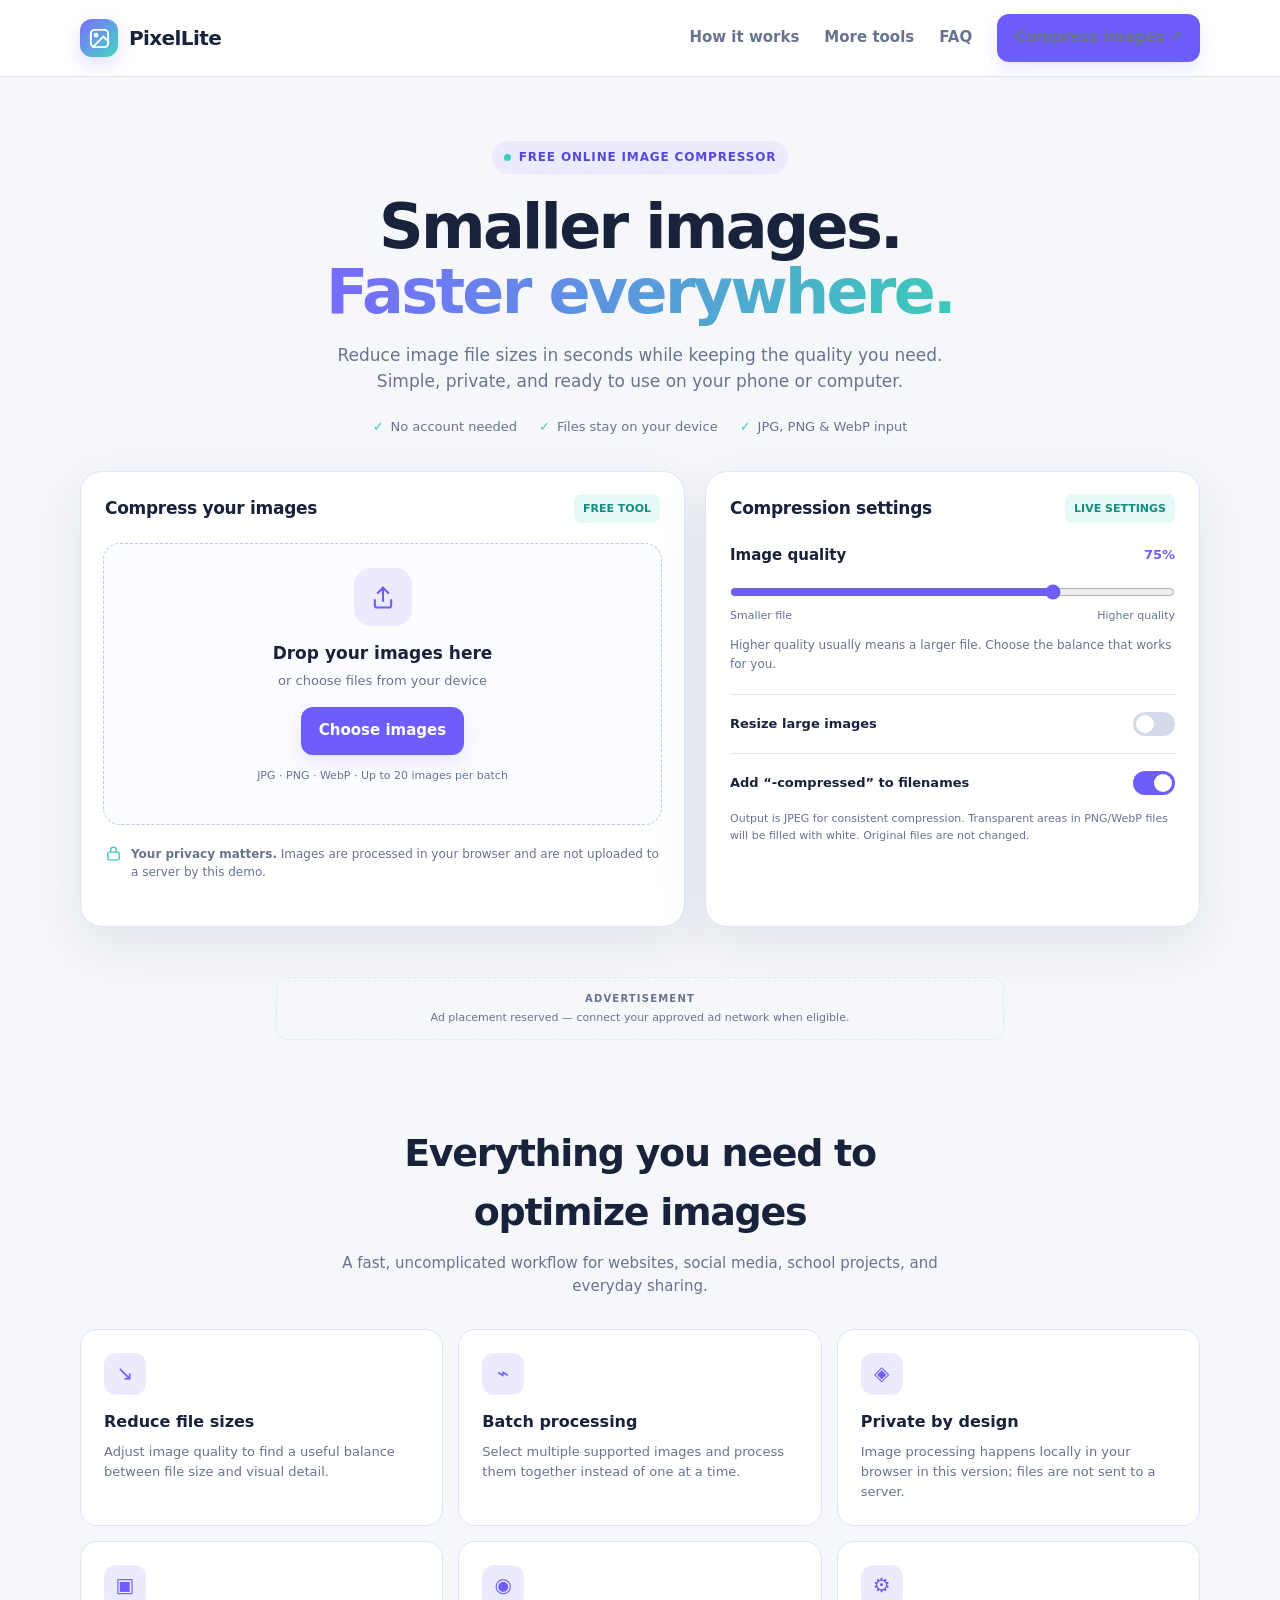
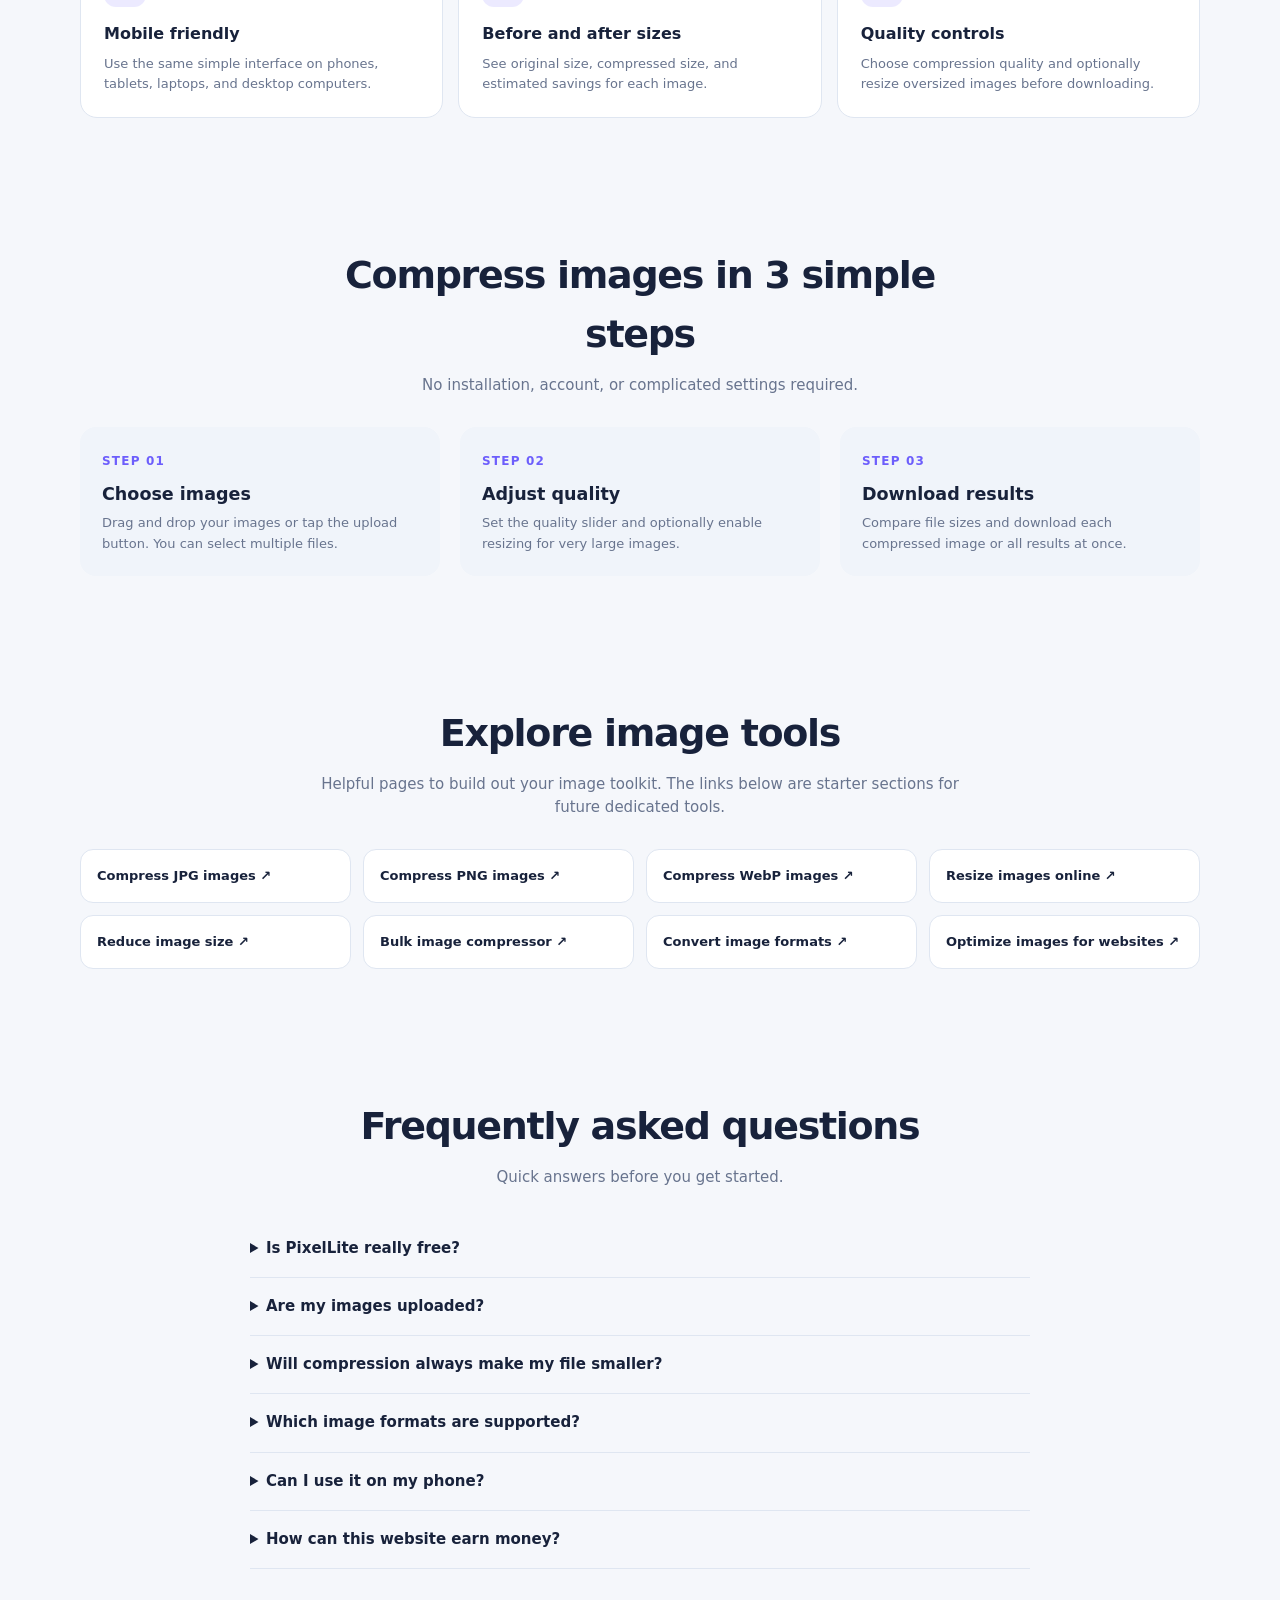
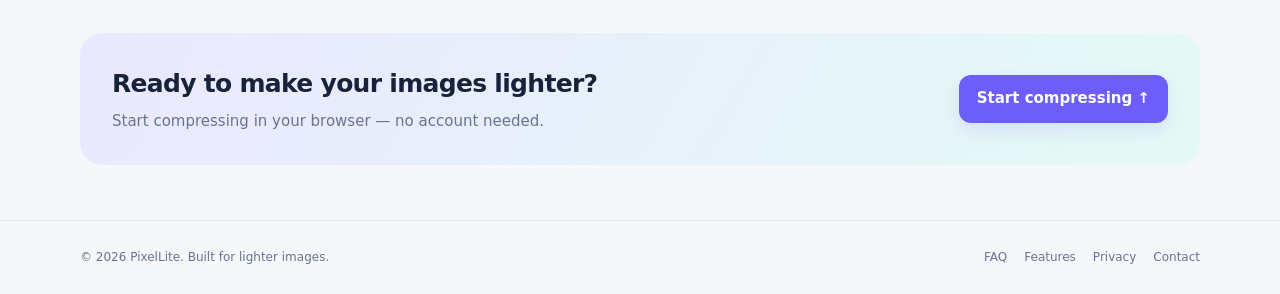
<file: resize-image/index.html>
<!DOCTYPE html>
<html lang="en">
<head>
<meta charset="UTF-8">
<meta name="viewport" content="width=device-width, initial-scale=1">
<title>Resize Images Online | PixelLite</title>
<meta name="description" content="Resize large images in your browser with PixelLite. Choose a maximum width, compress the result, and download it without uploading it to a server.">
<meta name="keywords" content="compress image online, image compressor, compress JPG, compress PNG, reduce image size, WebP">
<meta name="theme-color" content="#10172b">
<link rel="canonical" href="https://vision-images.pages.dev/resize-image/">
<meta property="og:title" content="PixelLite — Free Online Image Compressor">
<meta property="og:description" content="Make images smaller in seconds. Private, simple, and free.">
<meta property="og:type" content="website">
<style>
:root{color-scheme:light dark;--bg:light-dark(#f5f7fb,#0b1020);--surface:light-dark(#fff,#121a2e);--surface2:light-dark(#f0f4fa,#19233a);--text:light-dark(#18223b,#f1f5ff);--muted:light-dark(#68748e,#a3afc9);--border:light-dark(#dfe6f1,#293650);--accent:#6d5efc;--accent2:#3dcbba;--danger:#d64b63;--shadow:0 18px 55px rgba(22,35,68,.09)}
*{box-sizing:border-box}html{scroll-behavior:smooth}body{margin:0;background:var(--bg);color:var(--text);font:15px/1.55 Inter,ui-sans-serif,system-ui,-apple-system,BlinkMacSystemFont,"Segoe UI",sans-serif}button,input{font:inherit}button{cursor:pointer}.root{min-height:100vh;background:var(--bg)}.wrap{width:min(1120px,calc(100% - 36px));margin:auto}.topbar{border-bottom:1px solid var(--border);background:var(--surface)}.nav{height:76px;display:flex;align-items:center;justify-content:space-between;gap:20px}.brand{display:flex;align-items:center;gap:11px;text-decoration:none;color:var(--text);font-size:20px;font-weight:850;letter-spacing:-.6px}.logo{width:38px;height:38px;border-radius:12px;background:linear-gradient(135deg,#7c6dff,#42d7c1);display:grid;place-items:center;color:white;box-shadow:0 7px 18px #6d5efc35}.logo svg{width:23px}.navlinks{display:flex;align-items:center;gap:25px}.navlinks a{color:var(--muted);text-decoration:none;font-weight:650}.navlinks a:hover{color:var(--accent)}.nav-cta,.primary{border:0;background:var(--accent);color:white;padding:12px 18px;border-radius:12px;font-weight:800;box-shadow:0 7px 18px #6d5efc25}.hero{text-align:center;padding:64px 0 34px}.eyebrow{display:inline-flex;align-items:center;gap:8px;padding:7px 12px;border-radius:999px;background:light-dark(#eceaff,#242044);color:light-dark(#5749d8,#bdb5ff);font-size:12px;font-weight:850;letter-spacing:.07em;text-transform:uppercase}.eyedot{width:7px;height:7px;background:var(--accent2);border-radius:50%}h1{font-size:clamp(36px,6vw,62px);line-height:1.06;letter-spacing:-2.7px;margin:20px auto 17px;max-width:820px}h1 span{background:linear-gradient(100deg,#7869ff,#3acbb8);background-clip:text;-webkit-background-clip:text;color:transparent}.hero p{color:var(--muted);font-size:17px;max-width:640px;margin:0 auto}.trustrow{display:flex;justify-content:center;gap:22px;flex-wrap:wrap;margin-top:22px;color:var(--muted);font-size:13px}.trustrow span{display:flex;align-items:center;gap:7px}.check{color:var(--accent2);font-weight:900}.workspace{display:grid;grid-template-columns:1.1fr .9fr;gap:20px;align-items:stretch;padding-bottom:30px}.panel{background:var(--surface);border:1px solid var(--border);border-radius:22px;box-shadow:var(--shadow);overflow:hidden}.panelhead{padding:22px 24px 0;display:flex;align-items:center;justify-content:space-between;gap:12px}.panelhead h2{font-size:17px;margin:0;letter-spacing:-.3px}.pill{font-size:11px;font-weight:800;color:light-dark(#178b7f,#72e2d2);background:light-dark(#e5faf6,#123a3a);padding:6px 9px;border-radius:8px}.dropzone{margin:20px 22px;border:1.5px dashed light-dark(#bfc8dd,#455271);border-radius:17px;min-height:250px;display:flex;flex-direction:column;align-items:center;justify-content:center;text-align:center;padding:24px;transition:.2s;background:light-dark(#fbfcff,#151e34)}.dropzone.dragover{border-color:var(--accent);background:light-dark(#f0eeff,#242044)}.uploadicon{width:58px;height:58px;border-radius:17px;display:grid;place-items:center;background:light-dark(#eceaff,#29254b);color:var(--accent);margin-bottom:14px}.uploadicon svg{width:28px;height:28px}.dropzone h3{margin:0 0 5px;font-size:17px}.dropzone p{color:var(--muted);margin:0 0 16px;font-size:13px}.filetypes{font-size:11px!important;margin-top:12px!important}.secondary{border:1px solid var(--border);background:var(--surface);color:var(--text);padding:11px 16px;border-radius:11px;font-weight:750}.secondary:hover{border-color:var(--accent)}#fileInput{display:none}.privacy{display:flex;gap:9px;align-items:flex-start;margin:0 24px 22px;color:var(--muted);font-size:12px}.privacy svg{width:17px;min-width:17px;color:var(--accent2)}.settings{padding:21px 24px 24px}.settingline{display:flex;align-items:center;justify-content:space-between;gap:14px;margin-bottom:10px}.settingline label{font-weight:750}.qualityvalue{font-size:13px;color:var(--accent);font-weight:900}.range{width:100%;accent-color:var(--accent);margin:7px 0 5px}.rangeends{display:flex;justify-content:space-between;color:var(--muted);font-size:11px}.settingnote{font-size:12px;color:var(--muted);margin:12px 0 20px}.toggleline{display:flex;justify-content:space-between;gap:12px;align-items:center;border-top:1px solid var(--border);padding-top:17px;margin-top:17px}.toggleline label{font-size:13px;font-weight:700}.switch{position:relative;width:42px;height:24px;flex-shrink:0}.switch input{opacity:0;width:0;height:0}.slider{position:absolute;inset:0;background:light-dark(#d3dbea,#3a4762);border-radius:99px;transition:.2s}.slider:before{content:"";position:absolute;width:18px;height:18px;left:3px;top:3px;background:white;border-radius:50%;transition:.2s}.switch input:checked+.slider{background:var(--accent)}.switch input:checked+.slider:before{transform:translateX(18px)}.formatnote{color:var(--muted);font-size:11px;margin:15px 0 0}.filelist{padding:0 22px 22px;display:grid;gap:10px}.fileitem{border:1px solid var(--border);border-radius:14px;padding:12px;display:grid;grid-template-columns:48px minmax(0,1fr) auto;gap:12px;align-items:center}.thumb{width:48px;height:48px;border-radius:10px;object-fit:cover;background:var(--surface2)}.filename{font-weight:750;font-size:13px;white-space:nowrap;overflow:hidden;text-overflow:ellipsis}.filesub{color:var(--muted);font-size:11px;margin-top:3px}.fileactions{display:flex;align-items:center;gap:7px}.downloadone{border:0;border-radius:9px;background:light-dark(#eceaff,#29254b);color:light-dark(#5749d8,#c3bcff);padding:8px 10px;font-size:11px;font-weight:850}.removeone{border:0;background:transparent;color:var(--muted);font-size:18px;padding:5px}.results{margin:0 22px 22px;padding:18px;border-radius:15px;background:var(--surface2);display:none}.resulttop{display:flex;justify-content:space-between;gap:10px;align-items:center}.resulttop strong{font-size:14px}.saved{font-size:12px;font-weight:900;color:light-dark(#128c7e,#62e0cf)}.stats{display:grid;grid-template-columns:repeat(3,1fr);gap:8px;margin-top:14px}.stat{background:var(--surface);border:1px solid var(--border);padding:12px;border-radius:11px;min-width:0}.stat span{display:block;color:var(--muted);font-size:10px;margin-bottom:5px}.stat strong{font-size:15px;letter-spacing:-.4px;overflow-wrap:anywhere}.actions{display:flex;gap:9px;margin-top:15px}.actions button{flex:1}.primary:disabled{opacity:.5;cursor:not-allowed}.status{font-size:12px;color:var(--muted);min-height:18px;margin-top:12px}.section{padding:64px 0}.sectionhead{text-align:center;max-width:650px;margin:0 auto 30px}.sectionhead h2{font-size:clamp(26px,4vw,38px);letter-spacing:-1.3px;margin:0 0 10px}.sectionhead p{color:var(--muted);margin:0}.featuregrid{display:grid;grid-template-columns:repeat(3,1fr);gap:15px}.feature{padding:23px;background:var(--surface);border:1px solid var(--border);border-radius:17px}.featureicon{width:42px;height:42px;border-radius:12px;background:light-dark(#eceaff,#29254b);display:grid;place-items:center;color:var(--accent);font-size:20px}.feature h3{margin:15px 0 7px;font-size:16px}.feature p{color:var(--muted);font-size:13px;margin:0}.howgrid{display:grid;grid-template-columns:repeat(3,1fr);gap:20px}.step{padding:22px;border-radius:16px;background:var(--surface2)}.stepnum{color:var(--accent);font-size:12px;font-weight:900;letter-spacing:.1em}.step h3{margin:9px 0 5px}.step p{color:var(--muted);font-size:13px;margin:0}.seo-tools{display:grid;grid-template-columns:repeat(4,1fr);gap:12px}.tool-link{padding:16px;border:1px solid var(--border);border-radius:13px;text-decoration:none;color:var(--text);background:var(--surface);font-weight:750;font-size:13px}.tool-link:hover{border-color:var(--accent);color:var(--accent)}.faq{max-width:780px;margin:auto}.faq details{padding:17px 0;border-bottom:1px solid var(--border)}.faq summary{font-weight:800;cursor:pointer}.faq details p{color:var(--muted);font-size:14px;margin-bottom:0}.cta{padding:32px;border-radius:22px;background:linear-gradient(120deg,light-dark(#eae8ff,#211e47),light-dark(#e4faf5,#123b3a));display:flex;justify-content:space-between;align-items:center;gap:20px}.cta h2{margin:0 0 6px;font-size:25px;letter-spacing:-.7px}.cta p{margin:0;color:var(--muted)}footer{border-top:1px solid var(--border);padding:27px 0;color:var(--muted);font-size:12px}.footrow{display:flex;justify-content:space-between;gap:18px;flex-wrap:wrap}.footlinks{display:flex;gap:17px;flex-wrap:wrap}.footlinks a{color:var(--muted);text-decoration:none}.toast{position:fixed;bottom:20px;left:50%;transform:translateX(-50%);background:var(--text);color:var(--bg);padding:12px 18px;border-radius:12px;box-shadow:var(--shadow);display:none;z-index:10;font-size:13px;font-weight:750}.adslot{border:1px dashed var(--border);border-radius:12px;padding:13px;text-align:center;color:var(--muted);font-size:11px;margin:20px auto;max-width:728px}.adslot strong{display:block;color:var(--muted);font-size:10px;letter-spacing:.12em;margin-bottom:3px}.hidden{display:none!important}
@media(max-width:800px){.workspace{grid-template-columns:1fr}.hero{padding-top:48px}.featuregrid{grid-template-columns:repeat(2,1fr)}.seo-tools{grid-template-columns:repeat(2,1fr)}.navlinks{gap:12px}.navlinks a:not(.nav-cta){display:none}.howgrid{gap:10px}.step{padding:16px}}
@media(max-width:520px){.wrap{width:calc(100% - 24px)}.nav{height:65px}.brand{font-size:18px}.nav-cta{padding:10px 12px;font-size:12px}.hero{padding:39px 0 25px}h1{letter-spacing:-1.7px}.hero p{font-size:15px}.trustrow{gap:10px;font-size:11px}.panelhead{padding:18px 17px 0}.dropzone{margin:16px;min-height:225px;padding:18px}.privacy{margin:0 18px 18px}.settings{padding:18px}.filelist{padding:0 14px 15px}.fileitem{grid-template-columns:40px minmax(0,1fr) auto;gap:8px;padding:9px}.thumb{width:40px;height:40px}.downloadone{padding:7px;font-size:10px}.removeone{display:none}.results{margin:0 14px 15px;padding:13px}.stats{gap:5px}.stat{padding:9px}.stat strong{font-size:13px}.actions{flex-direction:column}.section{padding:45px 0}.featuregrid{grid-template-columns:1fr}.howgrid{grid-template-columns:1fr}.seo-tools{grid-template-columns:1fr 1fr}.cta{align-items:flex-start;flex-direction:column;padding:23px}.cta h2{font-size:22px}}
</style>
</head>
<body>
<div class="root">
<header class="topbar"><div class="wrap nav">
<a class="brand" href="../#" aria-label="PixelLite home"><span class="logo"><svg viewBox="0 0 24 24" fill="none" stroke="currentColor" stroke-width="2"><rect x="3" y="3" width="18" height="18" rx="4"/><circle cx="8.5" cy="8.5" r="1.5"/><path d="m21 15-5-5L5 21"/></svg></span>PixelLite</a>
<nav class="navlinks"><a href="../#how">How it works</a><a href="../#tools">More tools</a><a href="../#faq">FAQ</a><a class="nav-cta" href="../#compressor">Compress images ↗</a></nav>
</div></header>
<main>
<section class="hero wrap">
<div class="eyebrow"><span class="eyedot"></span> Free online image compressor</div>
<h1>Smaller images.<br><span>Faster everywhere.</span></h1>
<p>Reduce image file sizes in seconds while keeping the quality you need. Simple, private, and ready to use on your phone or computer.</p>
<div class="trustrow"><span><b class="check">✓</b> No account needed</span><span><b class="check">✓</b> Files stay on your device</span><span><b class="check">✓</b> JPG, PNG & WebP input</span></div>
</section>
<div class="wrap workspace" id="compressor">
<section class="panel">
<div class="panelhead"><h2>Compress your images</h2><span class="pill">FREE TOOL</span></div>
<div class="dropzone" id="dropzone" role="button" tabindex="0" aria-label="Choose or drop images">
<div class="uploadicon"><svg viewBox="0 0 24 24" fill="none" stroke="currentColor" stroke-width="1.8"><path d="M12 16V4m-5 5 5-5 5 5"/><path d="M5 14v5a2 2 0 0 0 2 2h10a2 2 0 0 0 2-2v-5"/></svg></div>
<h3>Drop your images here</h3><p>or choose files from your device</p>
<button class="primary" id="chooseBtn" type="button">Choose images</button>
<p class="filetypes">JPG · PNG · WebP · Up to 20 images per batch</p>
</div>
<input id="fileInput" type="file" accept="image/jpeg,image/png,image/webp" multiple>
<div class="privacy"><svg viewBox="0 0 24 24" fill="none" stroke="currentColor" stroke-width="2"><rect x="4" y="10" width="16" height="11" rx="2"/><path d="M8 10V7a4 4 0 0 1 8 0v3"/></svg><span><strong>Your privacy matters.</strong> Images are processed in your browser and are not uploaded to a server by this demo.</span></div>
<div id="fileList" class="filelist"></div>
<div class="results" id="results">
<div class="resulttop"><strong>Compression summary</strong><span class="saved" id="savedBadge">Ready</span></div>
<div class="stats"><div class="stat"><span>Original total</span><strong id="originalTotal">—</strong></div><div class="stat"><span>Compressed total</span><strong id="compressedTotal">—</strong></div><div class="stat"><span>Space saved</span><strong id="savedTotal">—</strong></div></div>
<div class="actions"><button class="primary" id="downloadAll" disabled>Download all images</button><button class="secondary" id="clearAll">Clear all</button></div>
<div class="status" id="status" role="status" aria-live="polite"></div>
</div>
</section>
<aside class="panel">
<div class="panelhead"><h2>Compression settings</h2><span class="pill">LIVE SETTINGS</span></div>
<div class="settings">
<div class="settingline"><label for="quality">Image quality</label><span class="qualityvalue" id="qualityValue">75%</span></div>
<input class="range" id="quality" type="range" min="20" max="95" value="75" step="5">
<div class="rangeends"><span>Smaller file</span><span>Higher quality</span></div>
<p class="settingnote">Higher quality usually means a larger file. Choose the balance that works for you.</p>
<div class="toggleline"><label for="resizeToggle">Resize large images</label><label class="switch"><input id="resizeToggle" type="checkbox"><span class="slider"></span></label></div>
<div id="resizeOptions" class="hidden">
<div class="settingline" style="margin-top:15px"><label for="maxWidth">Maximum width</label><span class="qualityvalue" id="widthValue">1920 px</span></div>
<input class="range" id="maxWidth" type="range" min="640" max="2560" value="1920" step="160">
<p class="settingnote">Images wider than this will be scaled down proportionally.</p>
</div>
<div class="toggleline"><label for="keepNames">Add “-compressed” to filenames</label><label class="switch"><input id="keepNames" type="checkbox" checked><span class="slider"></span></label></div>
<p class="formatnote">Output is JPEG for consistent compression. Transparent areas in PNG/WebP files will be filled with white. Original files are not changed.</p>
</div>
</aside>
</div>
<div class="wrap"><div class="adslot"><strong>ADVERTISEMENT</strong>Ad placement reserved — connect your approved ad network when eligible.</div></div>
<section class="section wrap" id="features">
<div class="sectionhead"><h2>Everything you need to optimize images</h2><p>A fast, uncomplicated workflow for websites, social media, school projects, and everyday sharing.</p></div>
<div class="featuregrid">
<article class="feature"><div class="featureicon">↘</div><h3>Reduce file sizes</h3><p>Adjust image quality to find a useful balance between file size and visual detail.</p></article>
<article class="feature"><div class="featureicon">⌁</div><h3>Batch processing</h3><p>Select multiple supported images and process them together instead of one at a time.</p></article>
<article class="feature"><div class="featureicon">◈</div><h3>Private by design</h3><p>Image processing happens locally in your browser in this version; files are not sent to a server.</p></article>
<article class="feature"><div class="featureicon">▣</div><h3>Mobile friendly</h3><p>Use the same simple interface on phones, tablets, laptops, and desktop computers.</p></article>
<article class="feature"><div class="featureicon">◉</div><h3>Before and after sizes</h3><p>See original size, compressed size, and estimated savings for each image.</p></article>
<article class="feature"><div class="featureicon">⚙</div><h3>Quality controls</h3><p>Choose compression quality and optionally resize oversized images before downloading.</p></article>
</div>
</section>
<section class="section wrap" id="how">
<div class="sectionhead"><h2>Compress images in 3 simple steps</h2><p>No installation, account, or complicated settings required.</p></div>
<div class="howgrid">
<div class="step"><span class="stepnum">STEP 01</span><h3>Choose images</h3><p>Drag and drop your images or tap the upload button. You can select multiple files.</p></div>
<div class="step"><span class="stepnum">STEP 02</span><h3>Adjust quality</h3><p>Set the quality slider and optionally enable resizing for very large images.</p></div>
<div class="step"><span class="stepnum">STEP 03</span><h3>Download results</h3><p>Compare file sizes and download each compressed image or all results at once.</p></div>
</div>
</section>
<section class="section wrap" id="tools">
<div class="sectionhead"><h2>Explore image tools</h2><p>Helpful pages to build out your image toolkit. The links below are starter sections for future dedicated tools.</p></div>
<div class="seo-tools">
<a class="tool-link" href="../#compressor" data-tool="jpg">Compress JPG images ↗</a><a class="tool-link" href="../#compressor" data-tool="png">Compress PNG images ↗</a><a class="tool-link" href="../#compressor" data-tool="webp">Compress WebP images ↗</a><a class="tool-link" href="../#compressor" data-tool="resize">Resize images online ↗</a><a class="tool-link" href="../#compressor" data-tool="reduce">Reduce image size ↗</a><a class="tool-link" href="../#compressor" data-tool="batch">Bulk image compressor ↗</a><a class="tool-link" href="../#compressor" data-tool="convert">Convert image formats ↗</a><a class="tool-link" href="../#compressor" data-tool="website">Optimize images for websites ↗</a>
</div>
</section>
<section class="section wrap" id="faq">
<div class="sectionhead"><h2>Frequently asked questions</h2><p>Quick answers before you get started.</p></div>
<div class="faq">
<details><summary>Is PixelLite really free?</summary><p>This demo has no payment step or account requirement. Hosting, traffic, and advanced features may have costs if you later expand the service.</p></details>
<details><summary>Are my images uploaded?</summary><p>No. The image processing in this version runs locally in your browser using the Canvas API. Avoid closing the page before downloads finish.</p></details>
<details><summary>Will compression always make my file smaller?</summary><p>No. Results depend on the source image and its format. Some images may not shrink much, and converting a transparent PNG to JPEG fills transparency with white.</p></details>
<details><summary>Which image formats are supported?</summary><p>JPG, PNG, and WebP files can be selected. The current version exports JPEG files to keep the compression process consistent.</p></details>
<details><summary>Can I use it on my phone?</summary><p>Yes. The layout adapts to mobile screens. Very large images or many files at once can use significant memory on older phones.</p></details>
<details><summary>How can this website earn money?</summary><p>You can later test contextual ads, offer a paid bulk-processing workflow, or add premium tools. Publish a privacy policy and follow the ad provider's eligibility and consent rules before enabling advertising.</p></details>
</div>
</section>
<section class="wrap" style="padding-bottom:55px"><div class="cta"><div><h2>Ready to make your images lighter?</h2><p>Start compressing in your browser — no account needed.</p></div><a href="../#compressor" class="primary" style="text-decoration:none;white-space:nowrap">Start compressing ↑</a></div></section>
</main>
<footer><div class="wrap footrow"><span>© <span id="year"></span> PixelLite. Built for lighter images.</span><div class="footlinks"><a href="../#faq">FAQ</a><a href="../#features">Features</a><a href="../#privacy-note" id="privacyLink">Privacy</a><a href="../#contact" id="contactLink">Contact</a></div></div><div class="wrap hidden" id="footerNotice" style="margin-top:12px">Privacy note: files are processed locally in your browser in this demo. Add your own contact details and a complete privacy policy before publishing a monetized site.</div></footer>
<div class="toast" id="toast" role="status"></div>
</div>
<script>
(() => {
const input = document.getElementById('fileInput');
const dropzone = document.getElementById('dropzone');
const chooseBtn = document.getElementById('chooseBtn');
const fileList = document.getElementById('fileList');
const quality = document.getElementById('quality');
const qualityValue = document.getElementById('qualityValue');
const resizeToggle = document.getElementById('resizeToggle');
const resizeOptions = document.getElementById('resizeOptions');
const maxWidth = document.getElementById('maxWidth');
const widthValue = document.getElementById('widthValue');
const keepNames = document.getElementById('keepNames');
const results = document.getElementById('results');
const status = document.getElementById('status');
const downloadAll = document.getElementById('downloadAll');
const clearAll = document.getElementById('clearAll');
const toast = document.getElementById('toast');
let items = [];
let toastTimer;

document.getElementById('year').textContent = new Date().getFullYear();
chooseBtn.addEventListener('click', e => { e.stopPropagation(); input.click(); });
dropzone.addEventListener('click', e => { if(e.target !== chooseBtn) input.click(); });
dropzone.addEventListener('keydown', e => { if(e.key === 'Enter' || e.key === ' '){ e.preventDefault(); input.click(); } });
input.addEventListener('change', e => addFiles([...e.target.files]));
['dragenter','dragover'].forEach(name => dropzone.addEventListener(name, e => {e.preventDefault();dropzone.classList.add('dragover');}));
['dragleave','drop'].forEach(name => dropzone.addEventListener(name, e => {e.preventDefault();dropzone.classList.remove('dragover');}));
dropzone.addEventListener('drop', e => addFiles([...e.dataTransfer.files]));
quality.addEventListener('input', () => { qualityValue.textContent = quality.value + '%'; });
resizeToggle.addEventListener('change', () => resizeOptions.classList.toggle('hidden', !resizeToggle.checked));
maxWidth.addEventListener('input', () => { widthValue.textContent = maxWidth.value + ' px'; });
clearAll.addEventListener('click', clearFiles);
downloadAll.addEventListener('click', downloadResults);
document.getElementById('privacyLink').addEventListener('click', e => {e.preventDefault();document.getElementById('footerNotice').classList.toggle('hidden');});
document.getElementById('contactLink').addEventListener('click', e => {e.preventDefault();showToast('Add your real support email before publishing.');});
document.querySelectorAll('[data-tool]').forEach(a => a.addEventListener('click', () => showToast('This is a starter link. The main compressor is ready to use.')));

function formatBytes(bytes) {
 if (!Number.isFinite(bytes)) return '—';
 if (bytes < 1024) return bytes + ' B';
 const units = ['KB','MB','GB']; let n = bytes / 1024, i = 0;
 while(n >= 1024 && i < units.length - 1){n /= 1024;i++;}
 return n.toFixed(n >= 100 ? 0 : n >= 10 ? 1 : 2) + ' ' + units[i];
}
function addFiles(files) {
 const allowed = ['image/jpeg','image/png','image/webp'];
 const candidates = files.filter(f => allowed.includes(f.type));
 if(!candidates.length && files.length) { showToast('Choose JPG, PNG, or WebP images.'); return; }
 let room = Math.max(0,20-items.length);
 const accepted = candidates.slice(0,room);
 if(candidates.length > room) showToast('Maximum 20 images per batch.');
 accepted.forEach(file => {
   const id = (crypto.randomUUID ? crypto.randomUUID() : String(Date.now()+Math.random()));
   const item = {id,file,blob:null,url:null,thumb:null,state:'queued',error:''};
   items.push(item);
   renderItem(item);
 });
 if(accepted.length) {
   results.style.display = 'block';
   status.textContent = accepted.length + ' image(s) added. Compressing…';
   processQueued();
 }
 input.value = '';
}
function renderItem(item) {
 const row = document.createElement('div'); row.className = 'fileitem'; row.dataset.id = item.id;
 const thumb = document.createElement('img'); thumb.className = 'thumb'; thumb.alt = ''; thumb.src = URL.createObjectURL(item.file); item.thumb = thumb.src;
 const details = document.createElement('div');
 const name = document.createElement('div'); name.className = 'filename'; name.textContent = item.file.name; name.title = item.file.name;
 const sub = document.createElement('div'); sub.className = 'filesub'; sub.textContent = formatBytes(item.file.size) + ' · Waiting…'; sub.dataset.sub = '1';
 details.append(name,sub);
 const actions = document.createElement('div'); actions.className = 'fileactions';
 const dl = document.createElement('button'); dl.className = 'downloadone'; dl.textContent = 'Wait'; dl.disabled = true; dl.dataset.download = '1';
 const remove = document.createElement('button'); remove.className = 'removeone'; remove.textContent = '×'; remove.setAttribute('aria-label','Remove '+item.file.name); remove.addEventListener('click',()=>removeItem(item.id));
 actions.append(dl,remove); row.append(thumb,details,actions); fileList.append(row);
}
async function processQueued() {
 const queue = items.filter(x => x.state === 'queued');
 for(const item of queue) {
   item.state = 'processing'; updateItem(item);
   try { await compress(item); item.state = 'done'; }
   catch(err) { item.state = 'error'; item.error = err && err.message ? err.message : 'Could not process image'; }
   updateItem(item);
 }
 updateSummary();
 const errors = items.filter(x=>x.state==='error').length;
 status.textContent = errors ? 'Finished with '+errors+' file(s) that could not be processed.' : 'All available images are ready.';
}
function compress(item) {
 return new Promise((resolve,reject) => {
   const reader = new FileReader();
   reader.onerror = () => reject(new Error('Could not read file'));
   reader.onload = () => {
     const img = new Image();
     img.onerror = () => reject(new Error('Unsupported or damaged image'));
     img.onload = () => {
       let w = img.naturalWidth, h = img.naturalHeight;
       if(resizeToggle.checked && w > Number(maxWidth.value)) { const ratio = Number(maxWidth.value)/w; w = Number(maxWidth.value); h = Math.max(1,Math.round(h*ratio)); }
       const canvas = document.createElement('canvas'); canvas.width=w; canvas.height=h;
       const ctx = canvas.getContext('2d');
       ctx.fillStyle = '#ffffff'; ctx.fillRect(0,0,w,h); ctx.drawImage(img,0,0,w,h);
       canvas.toBlob(blob => {
         if(!blob) {reject(new Error('Compression failed'));return;}
         item.blob = blob; item.url = URL.createObjectURL(blob);
         item.outputName = (keepNames.checked ? item.file.name.replace(/\.[^.]+$/,'')+'-compressed' : item.file.name.replace(/\.[^.]+$/,''))+'.jpg';
         resolve();
       },'image/jpeg',Number(quality.value)/100);
     };
     img.src = reader.result;
   };
   reader.readAsDataURL(item.file);
 });
}
function updateItem(item) {
 const row = [...fileList.children].find(el=>el.dataset.id===item.id); if(!row) return;
 const sub = row.querySelector('[data-sub]'), dl = row.querySelector('[data-download]');
 if(item.state==='processing'){sub.textContent=formatBytes(item.file.size)+' · Compressing…';dl.textContent='…';dl.disabled=true;}
 else if(item.state==='done'){
   const delta = item.file.size ? Math.round((1-item.blob.size/item.file.size)*100) : 0;
   sub.textContent=formatBytes(item.file.size)+' → '+formatBytes(item.blob.size)+' · '+(delta>0?delta+'% smaller':delta<0?Math.abs(delta)+'% larger':'same size');
   dl.textContent='Download';dl.disabled=false;dl.onclick=()=>downloadItem(item);
 } else if(item.state==='error'){sub.textContent=item.error;dl.textContent='Failed';dl.disabled=true;}
}
function updateSummary() {
 const ready = items.filter(x=>x.state==='done');
 const original = items.reduce((sum,x)=>sum+x.file.size,0);
 const compressed = ready.reduce((sum,x)=>sum+x.blob.size,0);
 document.getElementById('originalTotal').textContent=formatBytes(original);
 document.getElementById('compressedTotal').textContent=ready.length?formatBytes(compressed):'—';
 const diff = original-compressed;
 document.getElementById('savedTotal').textContent=ready.length?formatBytes(Math.abs(diff))+(diff>=0?' saved':' added'):'—';
 const percent = original ? Math.round((original-compressed)/original*100) : 0;
 document.getElementById('savedBadge').textContent=ready.length ? (percent>=0?percent+'% saved':Math.abs(percent)+'% larger') : 'Processing';
 downloadAll.disabled = ready.length===0;
}
function downloadItem(item) {
 if(!item.blob) return;
 const a=document.createElement('a');a.href=item.url;a.download=item.outputName;document.body.appendChild(a);a.click();a.remove();
}
async function downloadResults() {
 const ready=items.filter(x=>x.state==='done');
 if(!ready.length)return;
 if(ready.length===1){downloadItem(ready[0]);return;}
 // Download each file separately; browser may ask permission for multiple downloads.
 for(let i=0;i<ready.length;i++){downloadItem(ready[i]);await new Promise(r=>setTimeout(r,180));}
 status.textContent='Download started for '+ready.length+' images. Your browser may ask permission for multiple downloads.';
}
function removeItem(id) {
 const item=items.find(x=>x.id===id); if(!item)return;
 if(item.url)URL.revokeObjectURL(item.url);if(item.thumb)URL.revokeObjectURL(item.thumb);
 items=items.filter(x=>x.id!==id);
 const row=[...fileList.children].find(el=>el.dataset.id===id);if(row)row.remove();
 if(!items.length){results.style.display='none';status.textContent='';}else updateSummary();
}
function clearFiles() {
 items.forEach(x=>{if(x.url)URL.revokeObjectURL(x.url);if(x.thumb)URL.revokeObjectURL(x.thumb);});
 items=[];fileList.replaceChildren();results.style.display='none';status.textContent='';input.value='';
}
function showToast(message) {
 toast.textContent=message;toast.style.display='block';clearTimeout(toastTimer);toastTimer=setTimeout(()=>toast.style.display='none',2600);
}
})();
</script>
</body>
</html>
</file>
